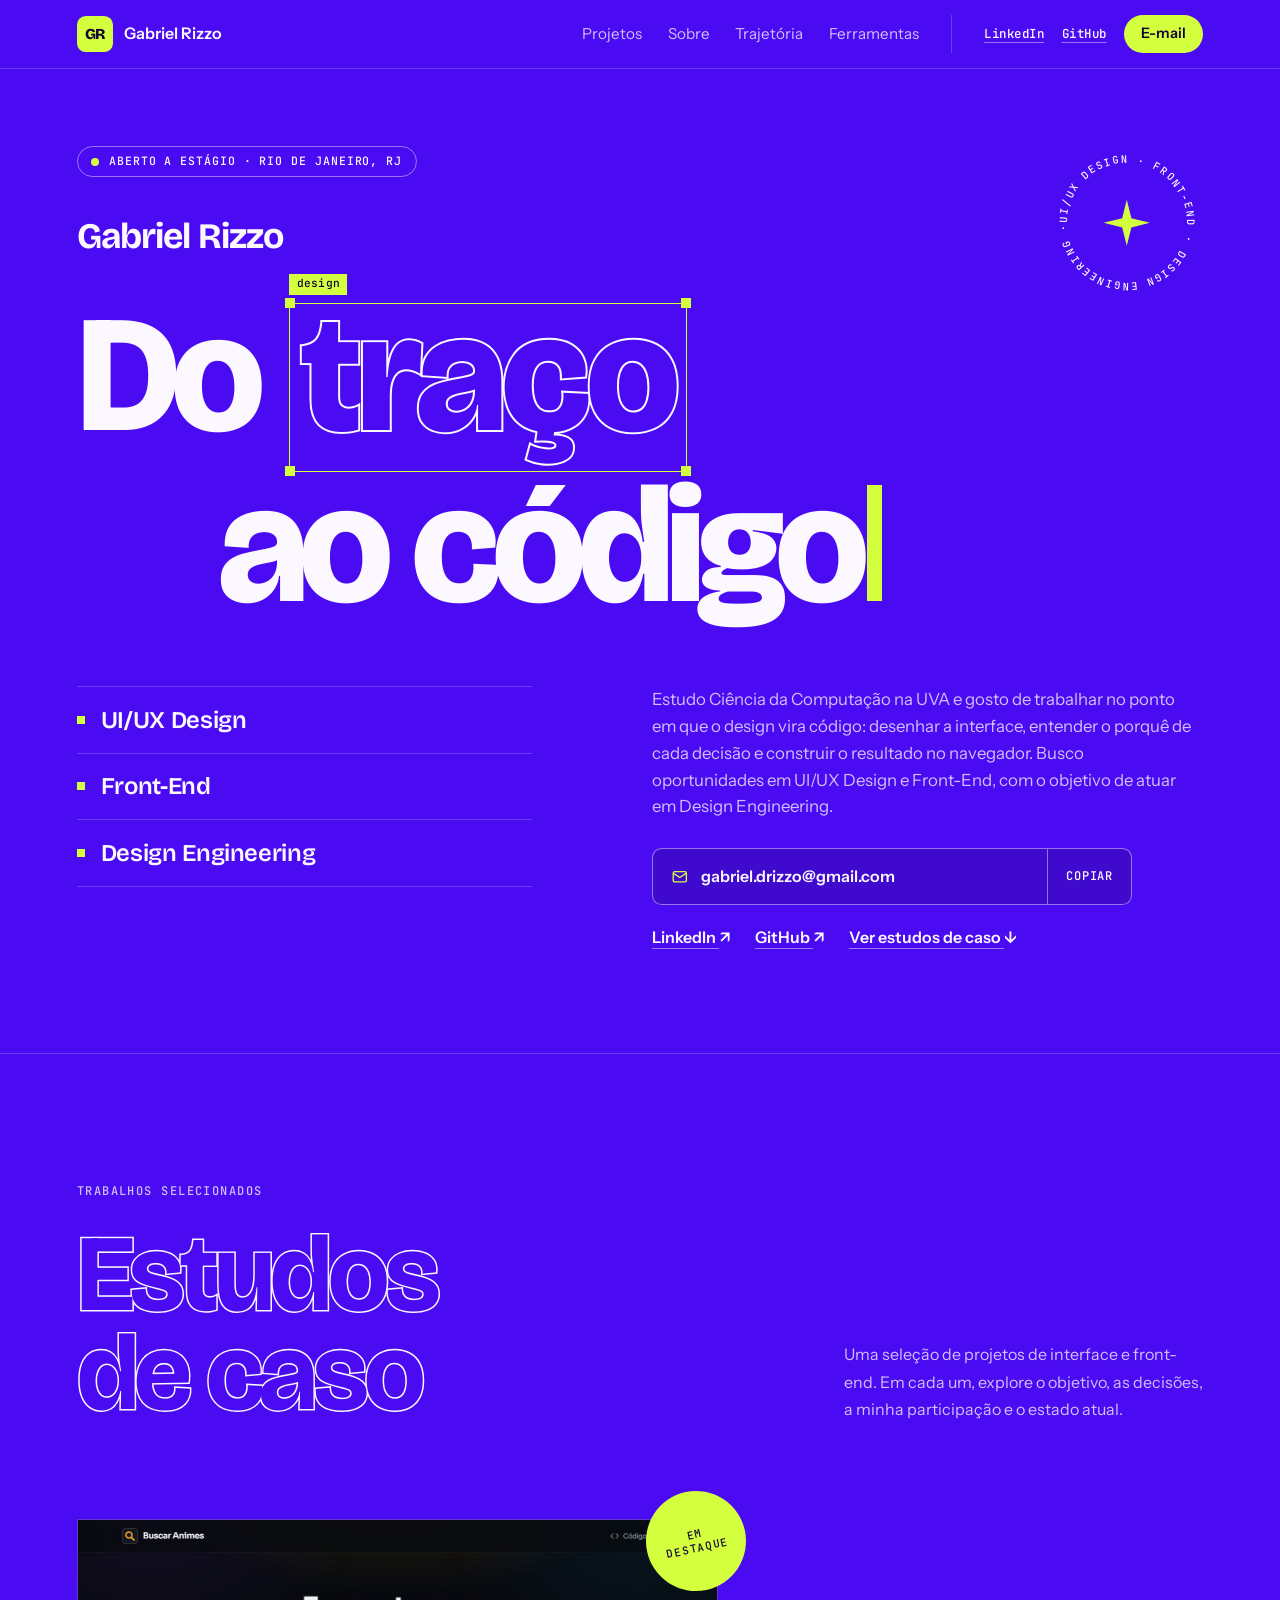
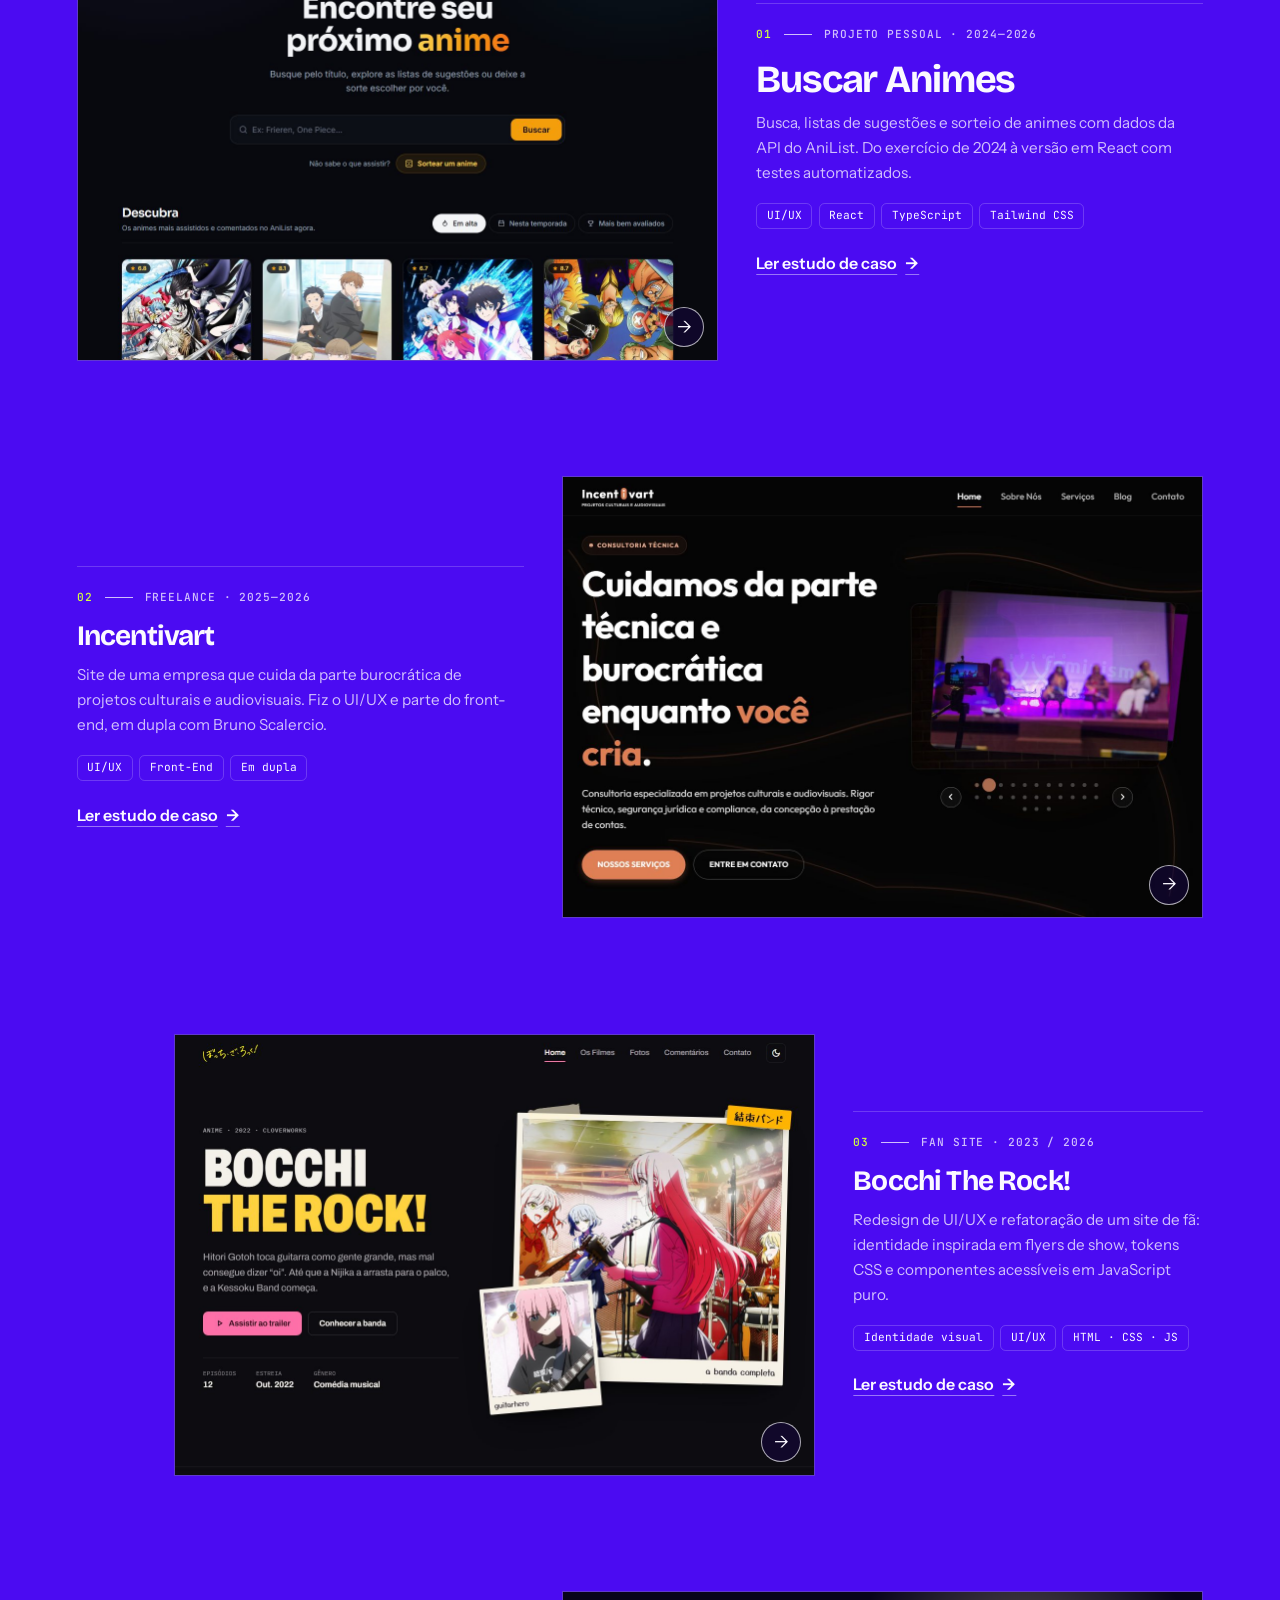
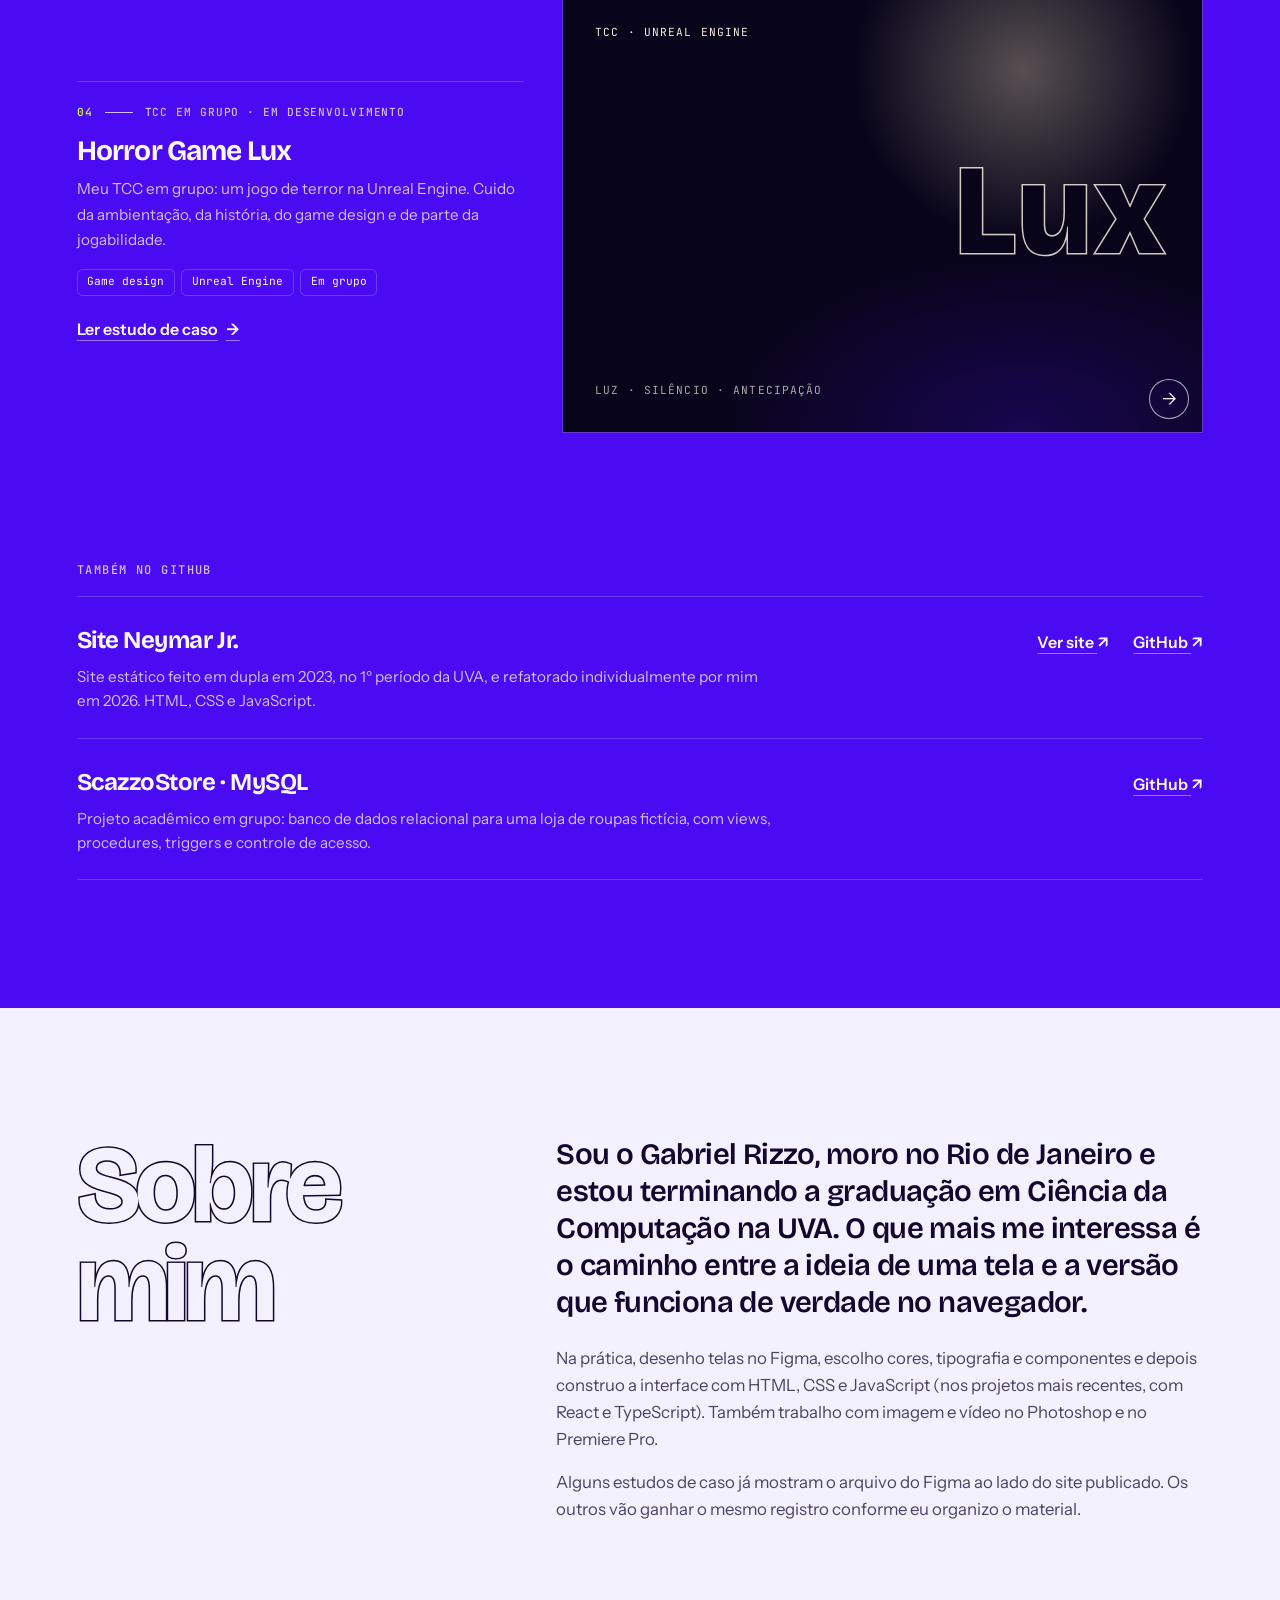
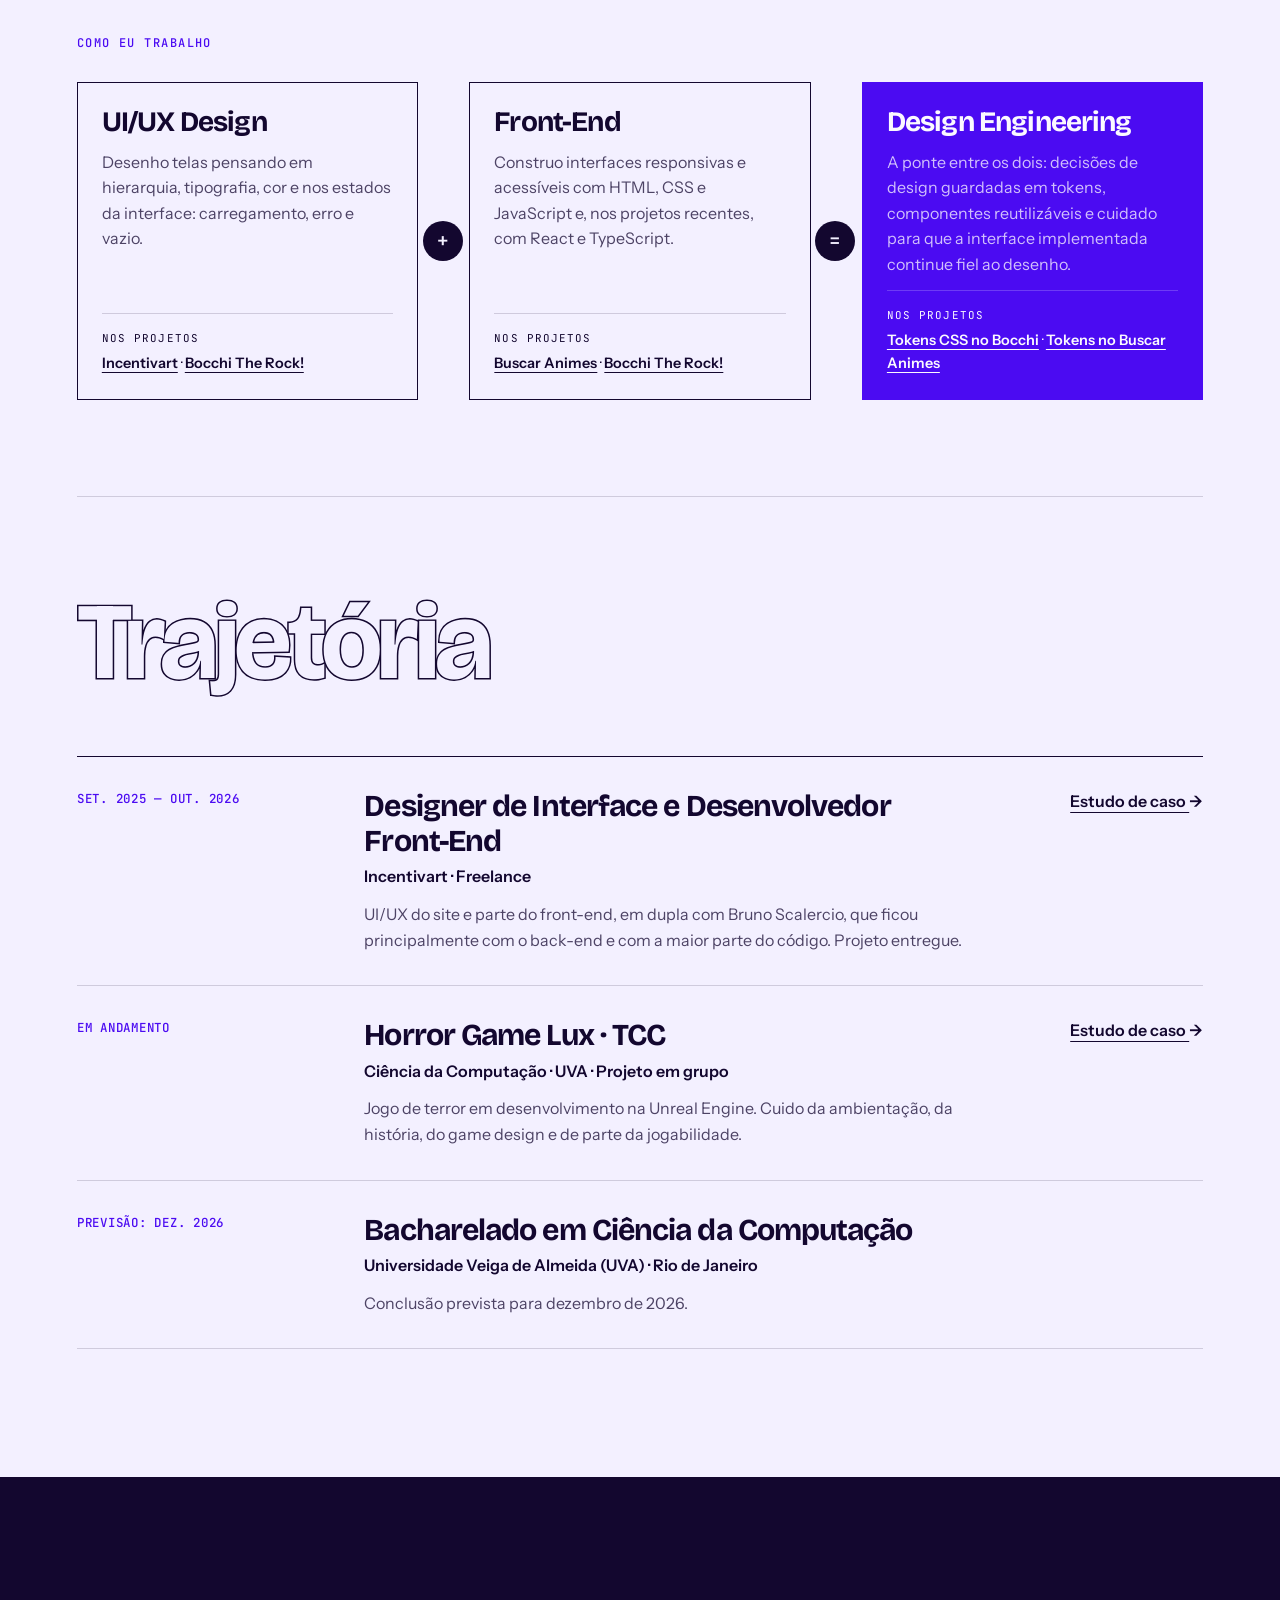
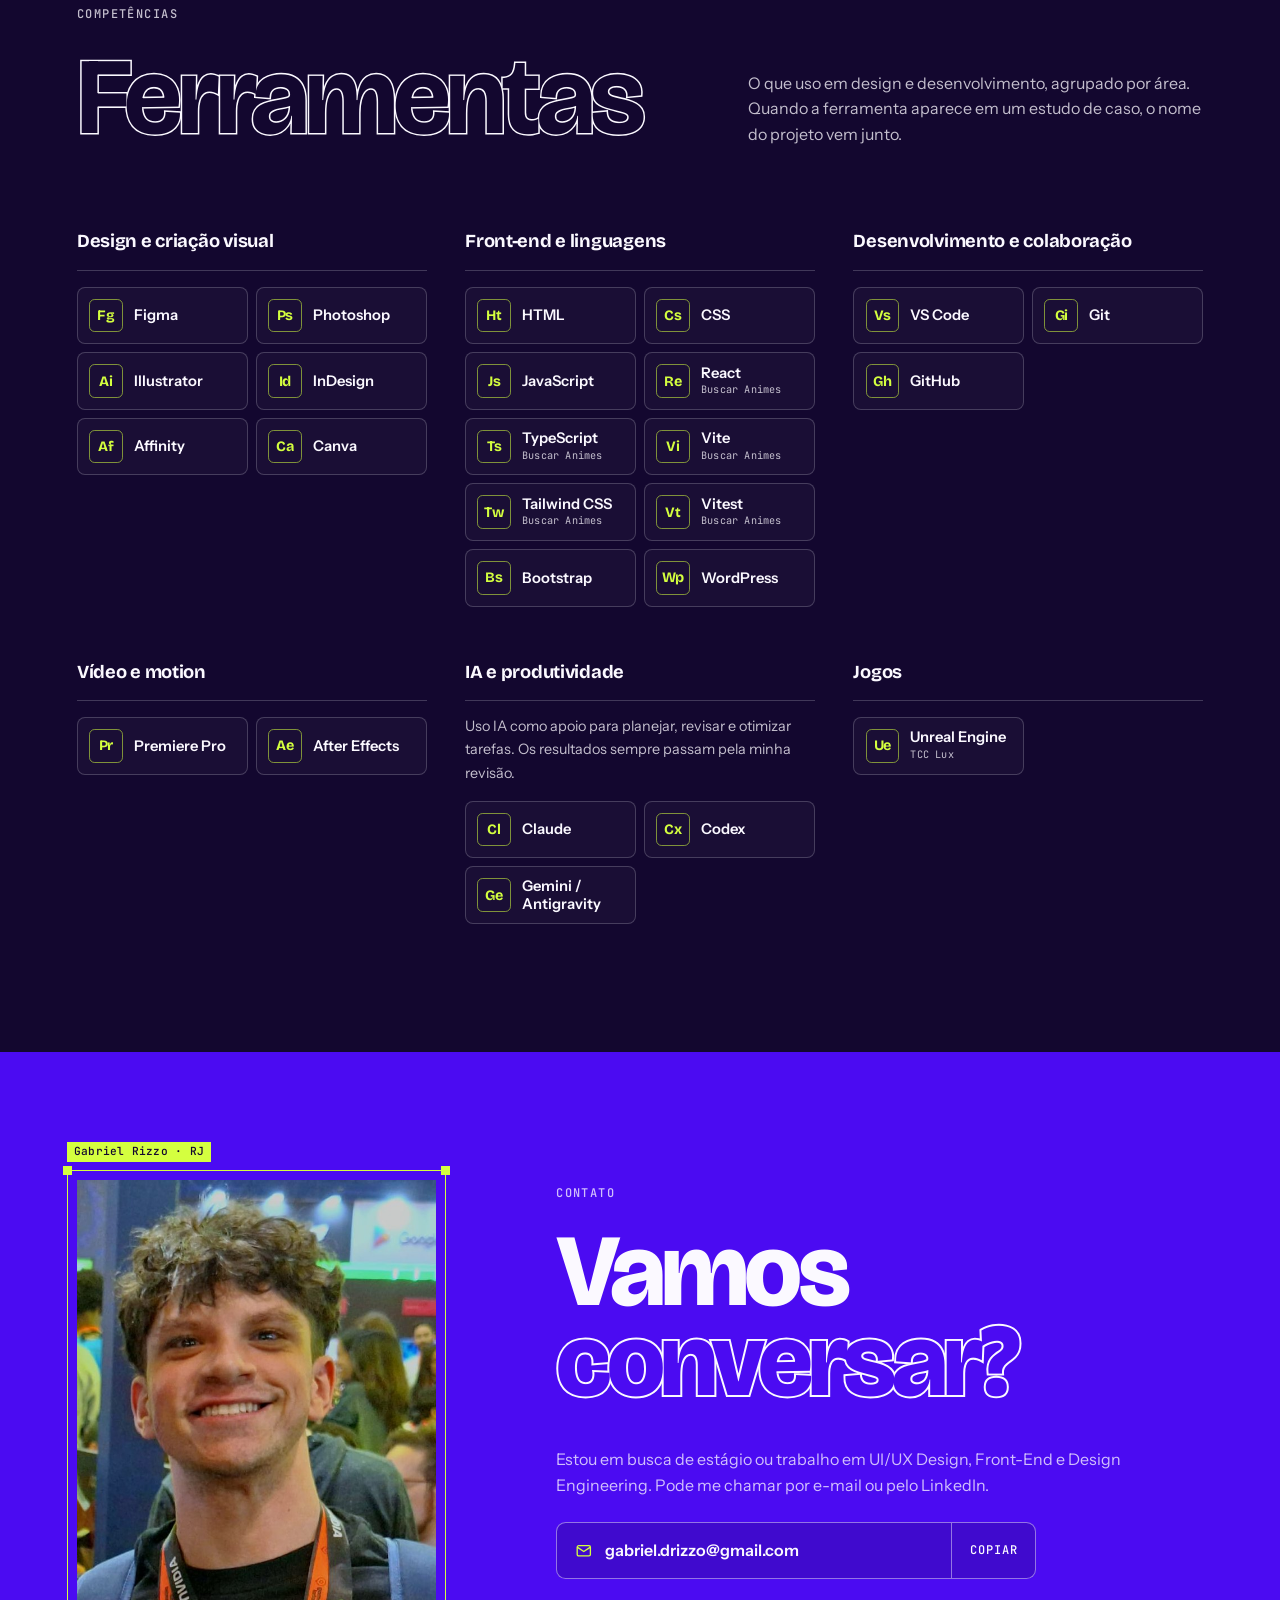
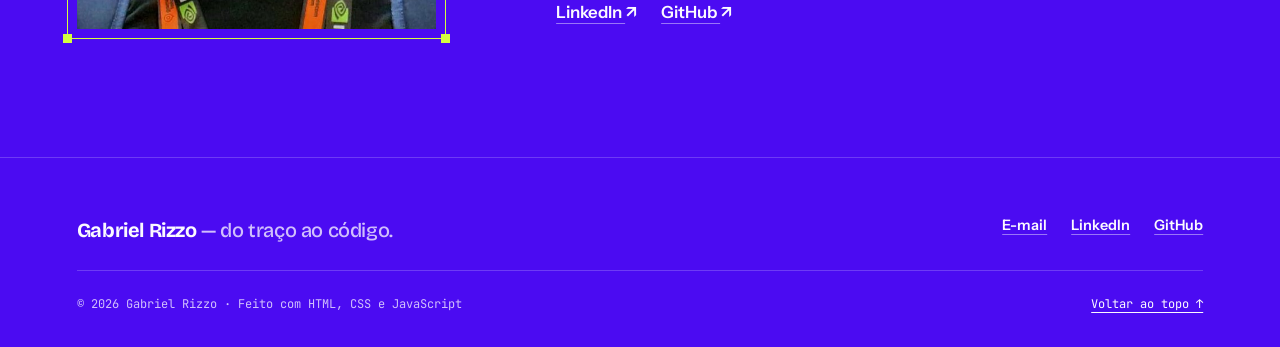
<file: index.html>
<!doctype html>
<html lang="pt-BR">
  <head>
    <meta charset="utf-8" />
    <meta name="viewport" content="width=device-width, initial-scale=1" />
    <title>Gabriel Rizzo · UI/UX Design, Front-End e Design Engineering</title>
    <meta
      name="description"
      content="Portfólio de Gabriel Rizzo: estudos de caso de UI/UX Design, Front-End e Design Engineering. Estudante de Ciência da Computação no Rio de Janeiro."
    />
    <meta name="theme-color" content="#4b0bf2" />
    <meta property="og:type" content="website" />
    <meta property="og:locale" content="pt_BR" />
    <meta property="og:title" content="Gabriel Rizzo · Do traço ao código" />
    <meta property="og:description" content="UI/UX Design, Front-End e Design Engineering: estudos de caso, trajetória e contato." />
    <link rel="icon" href="assets/favicon.svg" type="image/svg+xml" />

    <link rel="preconnect" href="https://fonts.googleapis.com" />
    <link rel="preconnect" href="https://fonts.gstatic.com" crossorigin />
    <link
      rel="stylesheet"
      href="https://fonts.googleapis.com/css2?family=Bricolage+Grotesque:opsz,wght@12..96,400..800&family=Instrument+Sans:wght@400..700&family=JetBrains+Mono:wght@400;500&display=swap"
    />
    <link rel="stylesheet" href="assets/css/base.css" />
    <link rel="stylesheet" href="assets/css/home.css" />

    <script>
      document.documentElement.classList.add("js");
    </script>
    <script src="assets/js/main.js" defer></script>
  </head>

  <body>
    <a class="skip-link" href="#conteudo">Pular para o conteúdo</a>

    <header class="site-header">
      <div class="site-header__inner">
        <a class="brand" href="#topo">
          <span class="brand__mark" aria-hidden="true">GR</span>
          <span class="brand__name">Gabriel Rizzo</span>
        </a>

        <button class="nav-toggle" type="button" aria-expanded="false" aria-controls="site-nav">Menu</button>

        <div class="site-nav" id="site-nav">
          <nav aria-label="Seções">
            <ul class="site-nav__links">
              <li><a href="#projetos">Projetos</a></li>
              <li><a href="#sobre">Sobre</a></li>
              <li><a href="#trajetoria">Trajetória</a></li>
              <li><a href="#ferramentas">Ferramentas</a></li>
            </ul>
          </nav>
          <div class="site-nav__contact">
            <a href="https://www.linkedin.com/in/gabrielrizzoo/" target="_blank" rel="noopener noreferrer">LinkedIn</a>
            <a href="https://github.com/gabrielrizzoo" target="_blank" rel="noopener noreferrer">GitHub</a>
            <a class="button button--primary button--small" href="mailto:gabriel.drizzo@gmail.com">E-mail</a>
          </div>
        </div>
      </div>
    </header>

    <main id="conteudo">
      <!-- ============================================================
           HERO · quem sou, o que faço e como falar comigo
           ============================================================ -->
      <section class="hero" id="topo" aria-labelledby="hero-title">
        <div class="hero__inner">
          <p class="hero__status">Aberto a estágio · Rio de Janeiro, RJ</p>

          <h1 class="hero__title" id="hero-title">
            <span class="hero__name">Gabriel Rizzo</span>
            <span class="hero__statement">
              <span class="hero__line">Do <span class="frame hero__frame"><span class="outline">traço</span><span class="frame__label" aria-hidden="true">design</span></span></span>
              <span class="hero__line">ao código<span class="hero__caret" aria-hidden="true"></span></span>
            </span>
          </h1>

          <svg class="hero__badge" viewBox="0 0 200 200" aria-hidden="true" focusable="false">
            <defs>
              <path id="badge-circle" d="M100,100 m-78,0 a78,78 0 1,1 156,0 a78,78 0 1,1 -156,0" />
            </defs>
            <g class="hero__badge-ring">
              <text>
                <textPath href="#badge-circle" textLength="488" lengthAdjust="spacing">
                  UI/UX DESIGN · FRONT-END · DESIGN ENGINEERING ·
                </textPath>
              </text>
            </g>
            <path class="hero__badge-star" d="M100 70 L106 94 L130 100 L106 106 L100 130 L94 106 L70 100 L94 94 Z" />
          </svg>

          <ul class="hero__roles" aria-label="Áreas de atuação">
            <li>UI/UX Design</li>
            <li>Front-End</li>
            <li>Design Engineering</li>
          </ul>

          <div class="hero__aside">
            <p class="hero__text">
              Estudo Ciência da Computação na UVA e gosto de trabalhar no ponto em que o design vira código:
              desenhar a interface, entender o porquê de cada decisão e construir o resultado no navegador. Busco
              oportunidades em UI/UX Design e Front-End, com o objetivo de atuar em Design Engineering.
            </p>

            <div class="contact-box">
              <a class="contact-box__email" href="mailto:gabriel.drizzo@gmail.com">
                <svg viewBox="0 0 24 24" fill="none" stroke="currentColor" stroke-width="1.8" aria-hidden="true"><rect x="3" y="5" width="18" height="14" rx="2" /><path d="m3 7 9 6 9-6" /></svg>
                <span>gabriel.drizzo@gmail.com</span>
              </a>
              <button class="contact-box__copy" type="button" data-copy="gabriel.drizzo@gmail.com" hidden>Copiar</button>
            </div>

            <ul class="link-list">
              <li><a href="https://www.linkedin.com/in/gabrielrizzoo/" target="_blank" rel="noopener noreferrer">LinkedIn <span class="arrow" aria-hidden="true">↗</span></a></li>
              <li><a href="https://github.com/gabrielrizzoo" target="_blank" rel="noopener noreferrer">GitHub <span class="arrow" aria-hidden="true">↗</span></a></li>
              <li><a href="#projetos">Ver estudos de caso <span class="arrow arrow--down" aria-hidden="true">↓</span></a></li>
            </ul>
          </div>
        </div>
      </section>

      <!-- ============================================================
           ESTUDOS DE CASO (a partir de portfolio-projects-section.html)
           Cada card leva à página do estudo de caso em projetos/.
           ============================================================ -->
      <section class="portfolio-work" id="projetos" aria-labelledby="portfolio-work-title">
        <header class="portfolio-work__header reveal">
          <div class="portfolio-work__heading">
            <p class="eyebrow">Trabalhos selecionados</p>
            <h2 class="section-title" id="portfolio-work-title">Estudos <br />de caso</h2>
          </div>
          <p class="portfolio-work__intro">
            Uma seleção de projetos de interface e front-end. Em cada um, explore o objetivo, as decisões, a
            minha participação e o estado atual.
          </p>
        </header>

        <div class="portfolio-work__grid">
          <article class="portfolio-project reveal">
            <div class="portfolio-project__visual">
              <p class="portfolio-project__sticker" aria-hidden="true">Em<br />destaque</p>
              <div class="portfolio-project__media">
              <img
                src="assets/images/projects/buscar-animes/inicio-desktop.jpg"
                alt="Tela inicial do Buscar Animes: título, campo de busca, botão de sorteio e a lista Em alta."
                width="1280"
                height="1000"
                loading="lazy"
                decoding="async"
              />
              <span class="portfolio-project__open" aria-hidden="true">→</span>
              </div>
            </div>
            <div class="portfolio-project__content">
              <p class="portfolio-project__meta"><span class="num">01</span><span class="rule"></span><span>Projeto pessoal · 2024—2026</span></p>
              <h3 class="portfolio-project__title">
                <a href="projetos/buscar-animes.html">Buscar Animes<span class="visually-hidden">: ler estudo de caso</span></a>
              </h3>
              <p class="portfolio-project__summary">
                Busca, listas de sugestões e sorteio de animes com dados da API do AniList. Do exercício de 2024 à
                versão em React com testes automatizados.
              </p>
              <ul class="portfolio-project__tags" aria-label="Áreas e tecnologias">
                <li>UI/UX</li>
                <li>React</li>
                <li>TypeScript</li>
                <li>Tailwind CSS</li>
              </ul>
              <span class="portfolio-project__cta" aria-hidden="true">Ler estudo de caso <span class="arrow">→</span></span>
            </div>
          </article>

          <article class="portfolio-project reveal">
            <div class="portfolio-project__visual">
              <div class="portfolio-project__media">
              <img
                src="assets/images/projects/incentivart/home-desktop.jpg"
                alt="Página inicial do site da Incentivart, com o título Cuidamos da parte técnica e burocrática enquanto você cria."
                width="1440"
                height="900"
                loading="lazy"
                decoding="async"
              />
              <span class="portfolio-project__open" aria-hidden="true">→</span>
              </div>
            </div>
            <div class="portfolio-project__content">
              <p class="portfolio-project__meta"><span class="num">02</span><span class="rule"></span><span>Freelance · 2025—2026</span></p>
              <h3 class="portfolio-project__title">
                <a href="projetos/incentivart.html">Incentivart<span class="visually-hidden">: ler estudo de caso</span></a>
              </h3>
              <p class="portfolio-project__summary">
                Site de uma empresa que cuida da parte burocrática de projetos culturais e audiovisuais. Fiz o UI/UX e
                parte do front-end, em dupla com Bruno Scalercio.
              </p>
              <ul class="portfolio-project__tags" aria-label="Áreas">
                <li>UI/UX</li>
                <li>Front-End</li>
                <li>Em dupla</li>
              </ul>
              <span class="portfolio-project__cta" aria-hidden="true">Ler estudo de caso <span class="arrow">→</span></span>
            </div>
          </article>

          <article class="portfolio-project reveal">
            <div class="portfolio-project__visual">
              <div class="portfolio-project__media">
              <img
                src="assets/images/projects/bocchi/home-desktop.jpg"
                alt="Página inicial do fan site Bocchi The Rock!, com título em branco e amarelo e colagem de fotos do anime."
                width="1280"
                height="1000"
                loading="lazy"
                decoding="async"
              />
              <span class="portfolio-project__open" aria-hidden="true">→</span>
              </div>
            </div>
            <div class="portfolio-project__content">
              <p class="portfolio-project__meta"><span class="num">03</span><span class="rule"></span><span>Fan site · 2023 / 2026</span></p>
              <h3 class="portfolio-project__title">
                <a href="projetos/bocchi-the-rock.html">Bocchi The Rock!<span class="visually-hidden">: ler estudo de caso</span></a>
              </h3>
              <p class="portfolio-project__summary">
                Redesign de UI/UX e refatoração de um site de fã: identidade inspirada em flyers de show, tokens CSS
                e componentes acessíveis em JavaScript puro.
              </p>
              <ul class="portfolio-project__tags" aria-label="Áreas e tecnologias">
                <li>Identidade visual</li>
                <li>UI/UX</li>
                <li>HTML · CSS · JS</li>
              </ul>
              <span class="portfolio-project__cta" aria-hidden="true">Ler estudo de caso <span class="arrow">→</span></span>
            </div>
          </article>

          <article class="portfolio-project reveal">
            <div class="portfolio-project__visual">
              <div class="portfolio-project__media">
              <div class="cover cover--lux" role="img" aria-label="Capa tipográfica do Horror Game Lux">
                <span class="cover__kicker">TCC · Unreal Engine</span>
                <span class="cover__title outline">Lux</span>
                <span class="cover__note">Luz · silêncio · antecipação</span>
              </div>
              <span class="portfolio-project__open" aria-hidden="true">→</span>
              </div>
            </div>
            <div class="portfolio-project__content">
              <p class="portfolio-project__meta"><span class="num">04</span><span class="rule"></span><span>TCC em grupo · em desenvolvimento</span></p>
              <h3 class="portfolio-project__title">
                <a href="projetos/horror-game-lux.html">Horror Game Lux<span class="visually-hidden">: ler estudo de caso</span></a>
              </h3>
              <p class="portfolio-project__summary">
                Meu TCC em grupo: um jogo de terror na Unreal Engine. Cuido da ambientação, da história, do game
                design e de parte da jogabilidade.
              </p>
              <ul class="portfolio-project__tags" aria-label="Tecnologias">
                <li>Game design</li>
                <li>Unreal Engine</li>
                <li>Em grupo</li>
              </ul>
              <span class="portfolio-project__cta" aria-hidden="true">Ler estudo de caso <span class="arrow">→</span></span>
            </div>
          </article>
        </div>

        <aside class="more-work reveal" aria-labelledby="more-work-title">
          <h3 class="eyebrow more-work__title" id="more-work-title">Também no GitHub</h3>
          <ul>
            <li class="more-work__item">
              <div>
                <p class="more-work__name">Site Neymar Jr.</p>
                <p class="more-work__desc">
                  Site estático feito em dupla em 2023, no 1º período da UVA, e refatorado individualmente por mim em
                  2026. HTML, CSS e JavaScript.
                </p>
              </div>
              <ul class="link-list">
                <li><a href="https://gabrielrizzoo.github.io/ProjetoSiteNeymar/" target="_blank" rel="noopener noreferrer">Ver site <span class="arrow" aria-hidden="true">↗</span></a></li>
                <li><a href="https://github.com/gabrielrizzoo/ProjetoSiteNeymar" target="_blank" rel="noopener noreferrer">GitHub <span class="arrow" aria-hidden="true">↗</span></a></li>
              </ul>
            </li>
            <li class="more-work__item">
              <div>
                <p class="more-work__name">ScazzoStore · MySQL</p>
                <p class="more-work__desc">
                  Projeto acadêmico em grupo: banco de dados relacional para uma loja de roupas fictícia, com views,
                  procedures, triggers e controle de acesso.
                </p>
              </div>
              <ul class="link-list">
                <li><a href="https://github.com/gabrielrizzoo/ScazzoStore-MySQL" target="_blank" rel="noopener noreferrer">GitHub <span class="arrow" aria-hidden="true">↗</span></a></li>
              </ul>
            </li>
          </ul>
        </aside>
      </section>

      <!-- ============================================================
           SOBRE + COMO TRABALHO
           ============================================================ -->
      <section class="about on-paper" id="sobre" aria-labelledby="sobre-title">
        <div class="container about__grid">
          <div class="about__head reveal">
            <h2 class="section-title" id="sobre-title">Sobre <br />mim</h2>
          </div>

          <div class="about__body reveal">
            <p class="about__lead">
              Sou o Gabriel Rizzo, moro no Rio de Janeiro e estou terminando a graduação em Ciência da Computação
              na UVA. O que mais me interessa é o caminho entre a ideia de uma tela e a versão que funciona de
              verdade no navegador.
            </p>
            <p>
              Na prática, desenho telas no Figma, escolho cores, tipografia e componentes e depois construo a
              interface com HTML, CSS e JavaScript (nos projetos mais recentes, com React e TypeScript). Também
              trabalho com imagem e vídeo no Photoshop e no Premiere Pro.
            </p>
            <p>
              Alguns estudos de caso já mostram o arquivo do Figma ao lado do site publicado. Os outros vão ganhar o
              mesmo registro conforme eu organizo o material.
            </p>
          </div>
        </div>

        <div class="container pillars">
          <h3 class="eyebrow pillars__title reveal">Como eu trabalho</h3>
          <ol class="pillars__list">
            <li class="pillar reveal">
              <h4 class="pillar__name">UI/UX Design</h4>
              <p class="pillar__text">
                Desenho telas pensando em hierarquia, tipografia, cor e nos estados da interface: carregamento, erro e
                vazio.
              </p>
              <p class="pillar__evidence">
                <span>Nos projetos</span>
                <a href="projetos/incentivart.html">Incentivart</a> · <a href="projetos/bocchi-the-rock.html">Bocchi The Rock!</a>
              </p>
            </li>
            <li class="pillar reveal">
              <h4 class="pillar__name">Front-End</h4>
              <p class="pillar__text">
                Construo interfaces responsivas e acessíveis com HTML, CSS e JavaScript e, nos projetos recentes, com
                React e TypeScript.
              </p>
              <p class="pillar__evidence">
                <span>Nos projetos</span>
                <a href="projetos/buscar-animes.html">Buscar Animes</a> · <a href="projetos/bocchi-the-rock.html">Bocchi The Rock!</a>
              </p>
            </li>
            <li class="pillar pillar--result reveal">
              <h4 class="pillar__name">Design Engineering</h4>
              <p class="pillar__text">
                A ponte entre os dois: decisões de design guardadas em tokens, componentes reutilizáveis e cuidado para
                que a interface implementada continue fiel ao desenho.
              </p>
              <p class="pillar__evidence">
                <span>Nos projetos</span>
                <a href="projetos/bocchi-the-rock.html#design">Tokens CSS no Bocchi</a> · <a href="projetos/buscar-animes.html#design">Tokens no Buscar Animes</a>
              </p>
            </li>
          </ol>
        </div>
      </section>

      <!-- ============================================================
           TRAJETÓRIA
           ============================================================ -->
      <section class="journey on-paper" id="trajetoria" aria-labelledby="trajetoria-title">
        <div class="container">
          <h2 class="section-title reveal" id="trajetoria-title">Trajetória</h2>

          <ol class="timeline">
            <li class="timeline__item reveal">
              <p class="timeline__date"><time datetime="2025-09">Set. 2025</time> — <time datetime="2026-10">Out. 2026</time></p>
              <div class="timeline__content">
                <h3>Designer de Interface e Desenvolvedor <span class="nowrap">Front-End</span></h3>
                <p class="timeline__org">Incentivart · Freelance</p>
                <p>
                  UI/UX do site e parte do front-end, em dupla com Bruno Scalercio, que ficou principalmente com o
                  back-end e com a maior parte do código. Projeto entregue.
                </p>
              </div>
              <a class="timeline__link" href="projetos/incentivart.html">Estudo de caso <span class="arrow arrow--right" aria-hidden="true">→</span></a>
            </li>
            <li class="timeline__item reveal">
              <p class="timeline__date">Em andamento</p>
              <div class="timeline__content">
                <h3>Horror Game Lux · TCC</h3>
                <p class="timeline__org">Ciência da Computação · UVA · Projeto em grupo</p>
                <p>Jogo de terror em desenvolvimento na Unreal Engine. Cuido da ambientação, da história, do game design e de parte da jogabilidade.</p>
              </div>
              <a class="timeline__link" href="projetos/horror-game-lux.html">Estudo de caso <span class="arrow arrow--right" aria-hidden="true">→</span></a>
            </li>
            <li class="timeline__item reveal">
              <p class="timeline__date">Previsão: dez. 2026</p>
              <div class="timeline__content">
                <h3>Bacharelado em Ciência da Computação</h3>
                <p class="timeline__org">Universidade Veiga de Almeida (UVA) · Rio de Janeiro</p>
                <p>Conclusão prevista para dezembro de 2026.</p>
              </div>
            </li>
          </ol>
        </div>
      </section>

      <!-- ============================================================
           FERRAMENTAS
           Sem níveis, barras ou porcentagens: só o nome e, quando houver,
           o projeto em que a ferramenta aparece.
           ============================================================ -->
      <section class="skills on-ink" id="ferramentas" aria-labelledby="ferramentas-title">
        <div class="container">
          <header class="skills__header reveal">
            <div class="skills__heading">
              <p class="eyebrow">Competências</p>
              <h2 class="section-title" id="ferramentas-title">Ferramentas</h2>
            </div>
            <p class="skills__intro">
              O que uso em design e desenvolvimento, agrupado por área. Quando a ferramenta aparece em um estudo de
              caso, o nome do projeto vem junto.
            </p>
          </header>

          <div class="skills__groups">
            <section class="skill-group reveal" aria-labelledby="sg-design">
              <h3 class="skill-group__title" id="sg-design">Design e criação visual</h3>
              <ul class="skill-grid">
                <li class="skill"><span class="skill__icon" aria-hidden="true">Fg</span><span class="skill__text"><span class="skill__name">Figma</span></span></li>
                <li class="skill"><span class="skill__icon" aria-hidden="true">Ps</span><span class="skill__text"><span class="skill__name">Photoshop</span></span></li>
                <li class="skill"><span class="skill__icon" aria-hidden="true">Ai</span><span class="skill__text"><span class="skill__name">Illustrator</span></span></li>
                <li class="skill"><span class="skill__icon" aria-hidden="true">Id</span><span class="skill__text"><span class="skill__name">InDesign</span></span></li>
                <li class="skill"><span class="skill__icon" aria-hidden="true">Af</span><span class="skill__text"><span class="skill__name">Affinity</span></span></li>
                <li class="skill"><span class="skill__icon" aria-hidden="true">Ca</span><span class="skill__text"><span class="skill__name">Canva</span></span></li>
              </ul>
            </section>

            <section class="skill-group reveal" aria-labelledby="sg-front">
              <h3 class="skill-group__title" id="sg-front">Front-end e linguagens</h3>
              <ul class="skill-grid">
                <li class="skill"><span class="skill__icon" aria-hidden="true">Ht</span><span class="skill__text"><span class="skill__name">HTML</span></span></li>
                <li class="skill"><span class="skill__icon" aria-hidden="true">Cs</span><span class="skill__text"><span class="skill__name">CSS</span></span></li>
                <li class="skill"><span class="skill__icon" aria-hidden="true">Js</span><span class="skill__text"><span class="skill__name">JavaScript</span></span></li>
                <li class="skill"><span class="skill__icon" aria-hidden="true">Re</span><span class="skill__text"><span class="skill__name">React</span><span class="skill__context">Buscar Animes</span></span></li>
                <li class="skill"><span class="skill__icon" aria-hidden="true">Ts</span><span class="skill__text"><span class="skill__name">TypeScript</span><span class="skill__context">Buscar Animes</span></span></li>
                <li class="skill"><span class="skill__icon" aria-hidden="true">Vi</span><span class="skill__text"><span class="skill__name">Vite</span><span class="skill__context">Buscar Animes</span></span></li>
                <li class="skill"><span class="skill__icon" aria-hidden="true">Tw</span><span class="skill__text"><span class="skill__name">Tailwind CSS</span><span class="skill__context">Buscar Animes</span></span></li>
                <li class="skill"><span class="skill__icon" aria-hidden="true">Vt</span><span class="skill__text"><span class="skill__name">Vitest</span><span class="skill__context">Buscar Animes</span></span></li>
                <li class="skill"><span class="skill__icon" aria-hidden="true">Bs</span><span class="skill__text"><span class="skill__name">Bootstrap</span></span></li>
                <li class="skill"><span class="skill__icon" aria-hidden="true">Wp</span><span class="skill__text"><span class="skill__name">WordPress</span></span></li>
              </ul>
            </section>

            <section class="skill-group reveal" aria-labelledby="sg-dev">
              <h3 class="skill-group__title" id="sg-dev">Desenvolvimento e colaboração</h3>
              <ul class="skill-grid">
                <li class="skill"><span class="skill__icon" aria-hidden="true">Vs</span><span class="skill__text"><span class="skill__name">VS Code</span></span></li>
                <li class="skill"><span class="skill__icon" aria-hidden="true">Gi</span><span class="skill__text"><span class="skill__name">Git</span></span></li>
                <li class="skill"><span class="skill__icon" aria-hidden="true">Gh</span><span class="skill__text"><span class="skill__name">GitHub</span></span></li>
              </ul>
            </section>

            <section class="skill-group reveal" aria-labelledby="sg-video">
              <h3 class="skill-group__title" id="sg-video">Vídeo e motion</h3>
              <ul class="skill-grid">
                <li class="skill"><span class="skill__icon" aria-hidden="true">Pr</span><span class="skill__text"><span class="skill__name">Premiere Pro</span></span></li>
                <li class="skill"><span class="skill__icon" aria-hidden="true">Ae</span><span class="skill__text"><span class="skill__name">After Effects</span></span></li>
              </ul>
            </section>

            <section class="skill-group reveal" aria-labelledby="sg-ai">
              <h3 class="skill-group__title" id="sg-ai">IA e produtividade</h3>
              <p class="skill-group__note">
                Uso IA como apoio para planejar, revisar e otimizar tarefas. Os resultados sempre passam pela minha
                revisão.
              </p>
              <ul class="skill-grid">
                <li class="skill"><span class="skill__icon" aria-hidden="true">Cl</span><span class="skill__text"><span class="skill__name">Claude</span></span></li>
                <li class="skill"><span class="skill__icon" aria-hidden="true">Cx</span><span class="skill__text"><span class="skill__name">Codex</span></span></li>
                <li class="skill"><span class="skill__icon" aria-hidden="true">Ge</span><span class="skill__text"><span class="skill__name">Gemini / Antigravity</span></span></li>
              </ul>
            </section>

            <section class="skill-group reveal" aria-labelledby="sg-games">
              <h3 class="skill-group__title" id="sg-games">Jogos</h3>
              <ul class="skill-grid">
                <li class="skill"><span class="skill__icon" aria-hidden="true">Ue</span><span class="skill__text"><span class="skill__name">Unreal Engine</span><span class="skill__context">TCC Lux</span></span></li>
              </ul>
            </section>
          </div>
        </div>
      </section>

      <!-- ============================================================
           CONTATO
           ============================================================ -->
      <section class="contact" id="contato" aria-labelledby="contato-title">
        <div class="container contact__grid">
          <figure class="frame contact__photo reveal">
            <img src="assets/images/gabriel-rizzo.jpg" alt="Retrato de Gabriel Rizzo, sorrindo, em um evento." width="640" height="800" loading="lazy" decoding="async" />
            <span class="frame__label" aria-hidden="true">Gabriel Rizzo · RJ</span>
          </figure>
          <div class="contact__heading reveal">
            <p class="eyebrow">Contato</p>
            <h2 class="contact__title" id="contato-title">Vamos <br /><span class="outline">conversar?</span></h2>
          </div>
          <div class="contact__body reveal">
            <p class="contact__text">
              Estou em busca de estágio ou trabalho em UI/UX Design, Front-End e Design Engineering. Pode me chamar
              por e-mail ou pelo LinkedIn.
            </p>
            <div class="contact-box">
              <a class="contact-box__email" href="mailto:gabriel.drizzo@gmail.com">
                <svg viewBox="0 0 24 24" fill="none" stroke="currentColor" stroke-width="1.8" aria-hidden="true"><rect x="3" y="5" width="18" height="14" rx="2" /><path d="m3 7 9 6 9-6" /></svg>
                <span>gabriel.drizzo@gmail.com</span>
              </a>
              <button class="contact-box__copy" type="button" data-copy="gabriel.drizzo@gmail.com" hidden>Copiar</button>
            </div>
            <ul class="link-list">
              <li><a href="https://www.linkedin.com/in/gabrielrizzoo/" target="_blank" rel="noopener noreferrer">LinkedIn <span class="arrow" aria-hidden="true">↗</span></a></li>
              <li><a href="https://github.com/gabrielrizzoo" target="_blank" rel="noopener noreferrer">GitHub <span class="arrow" aria-hidden="true">↗</span></a></li>
            </ul>
          </div>
        </div>
      </section>
    </main>

    <footer class="site-footer">
      <div class="site-footer__inner">
        <p class="site-footer__brand">Gabriel Rizzo <span>— do traço ao código.</span></p>
        <ul class="link-list site-footer__links">
          <li><a href="mailto:gabriel.drizzo@gmail.com">E-mail</a></li>
          <li><a href="https://www.linkedin.com/in/gabrielrizzoo/" target="_blank" rel="noopener noreferrer">LinkedIn</a></li>
          <li><a href="https://github.com/gabrielrizzoo" target="_blank" rel="noopener noreferrer">GitHub</a></li>
        </ul>
        <p class="site-footer__meta">
          <span>© <span data-year>2026</span> Gabriel Rizzo · Feito com HTML, CSS e JavaScript</span>
          <a href="#topo">Voltar ao topo ↑</a>
        </p>
      </div>
    </footer>
  </body>
</html>
</file>
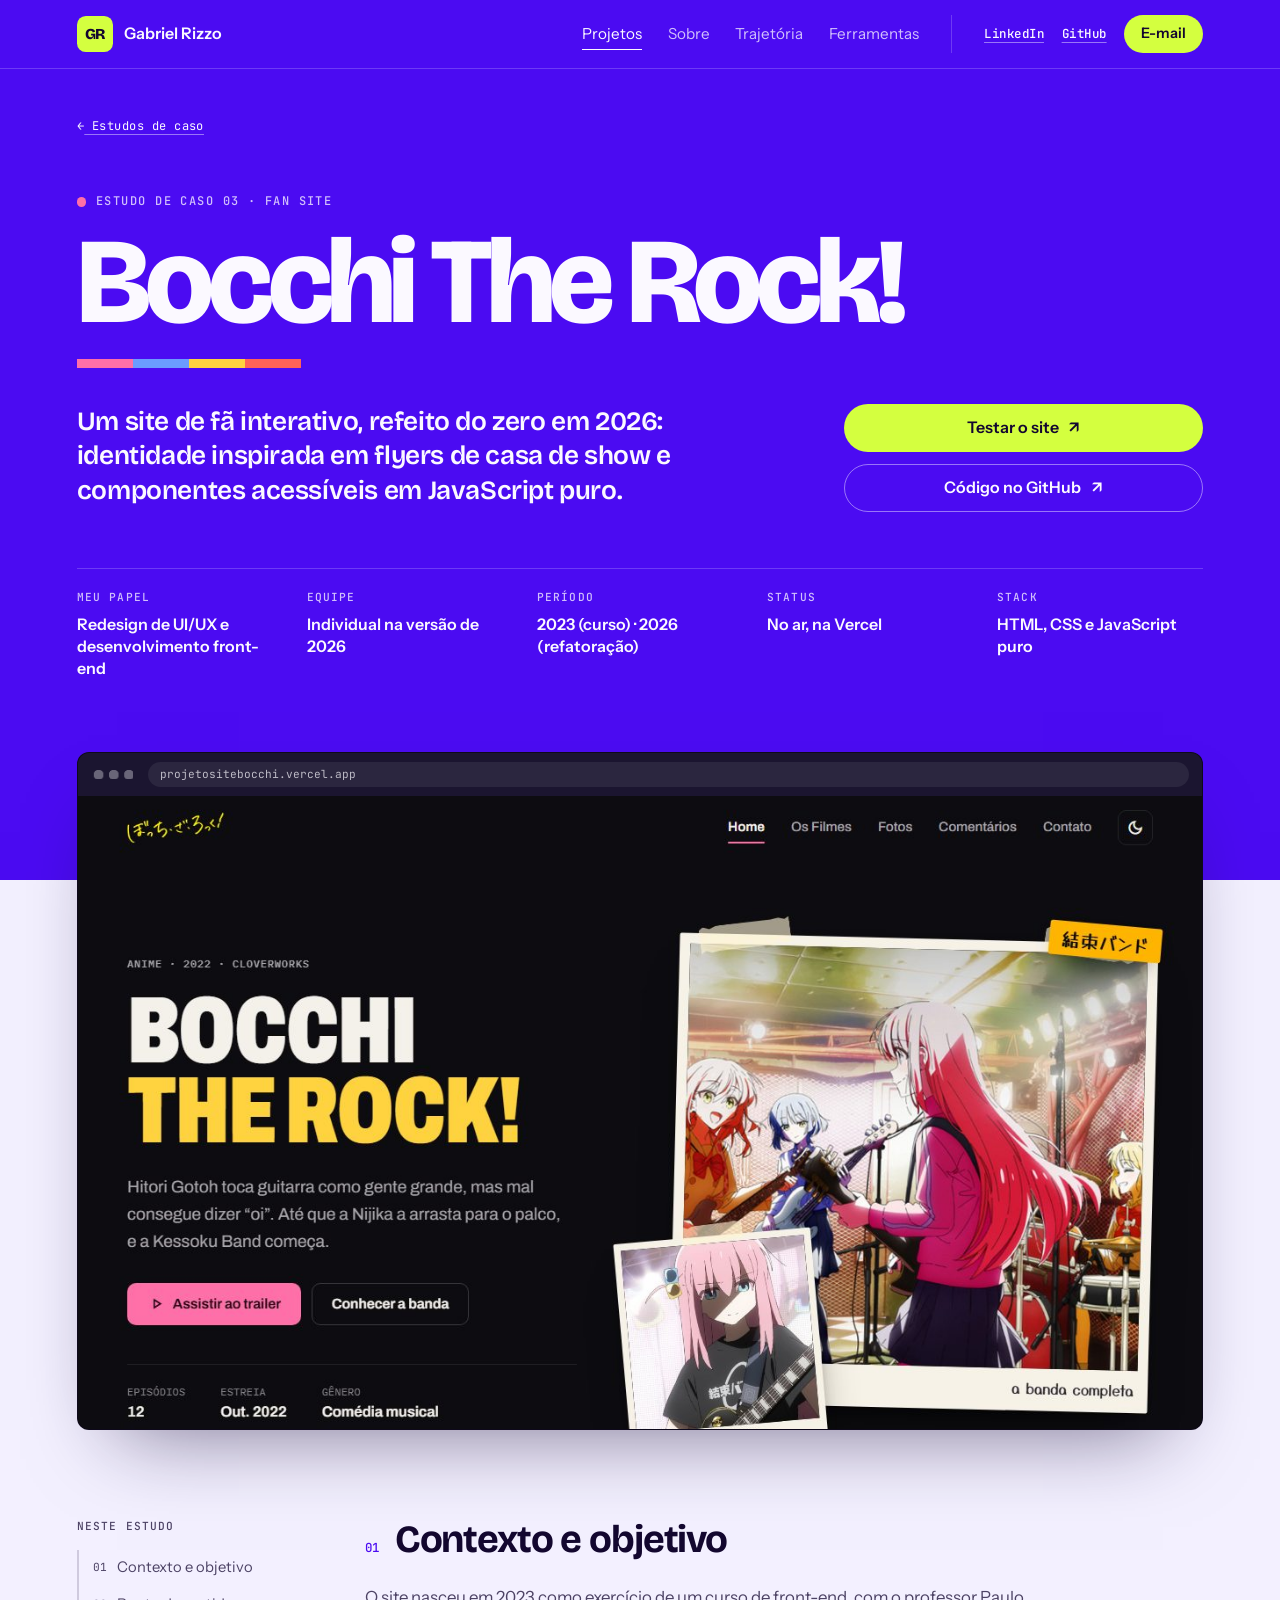
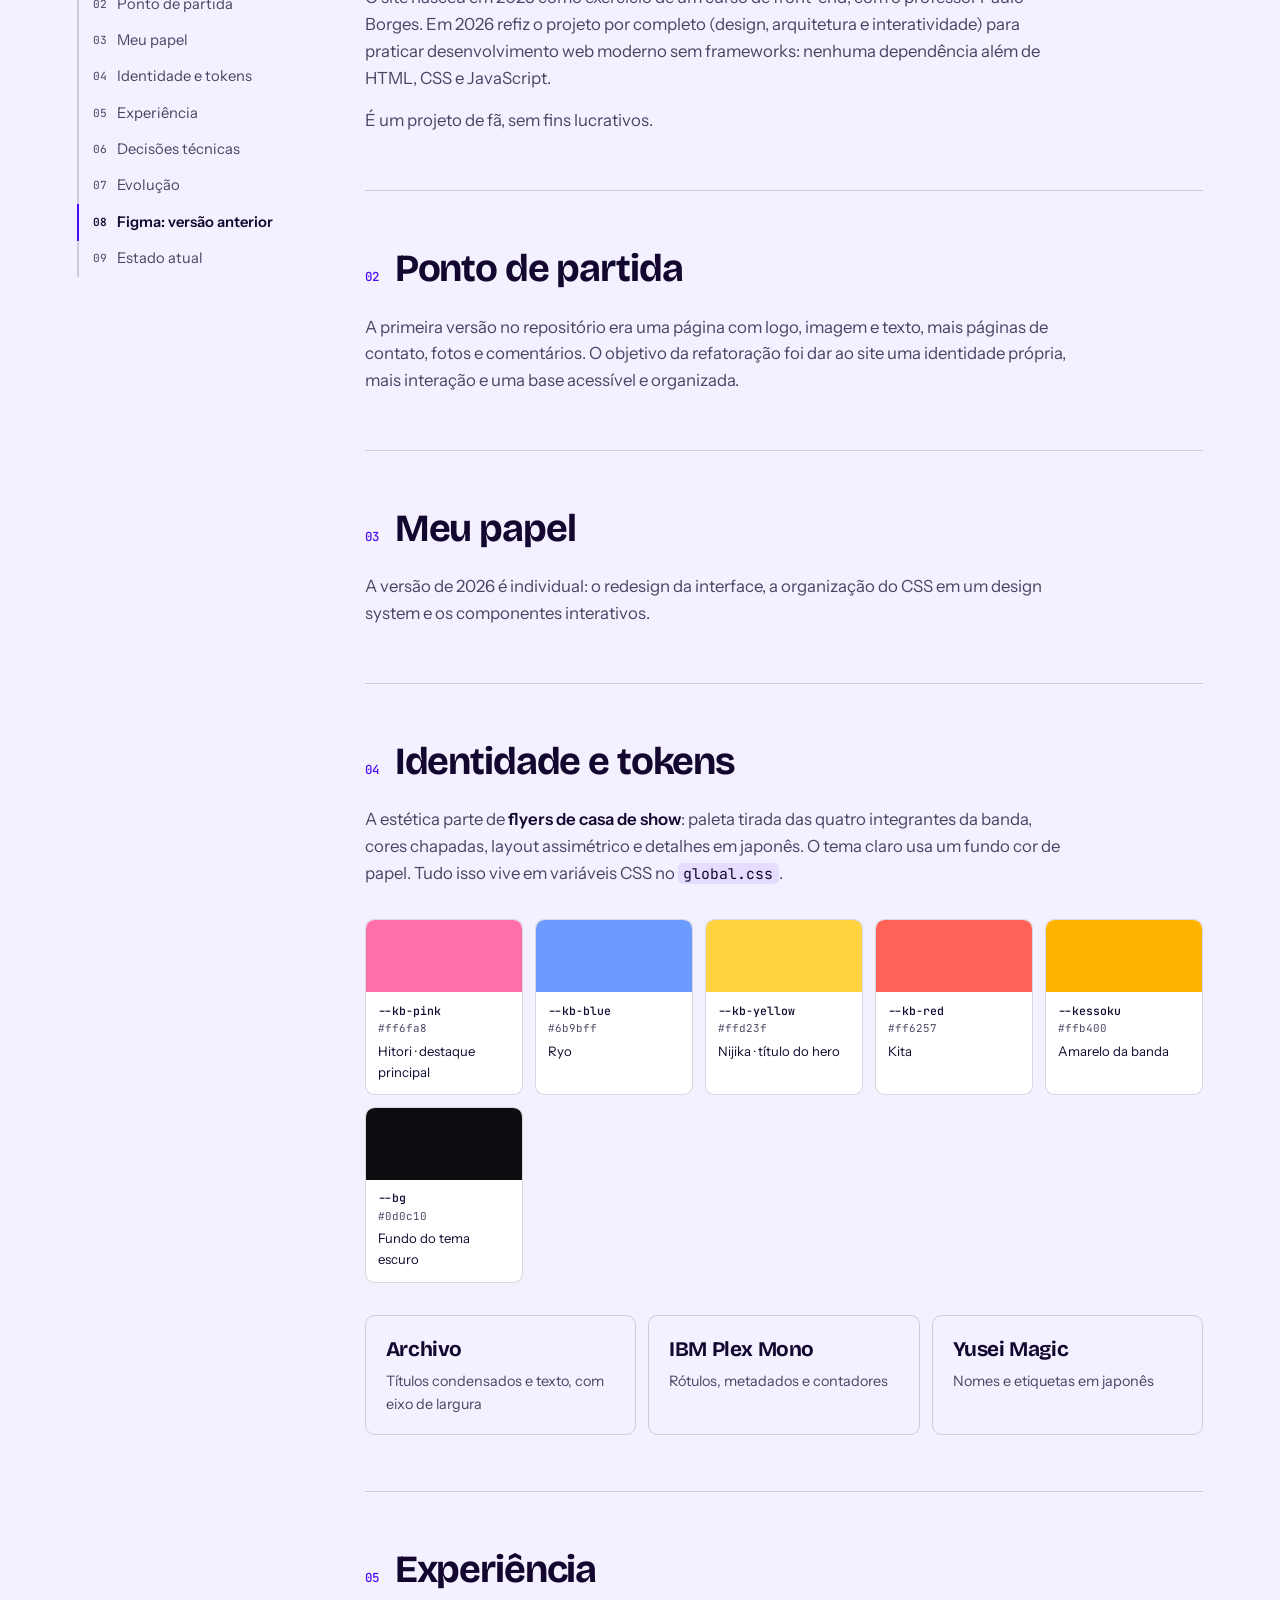
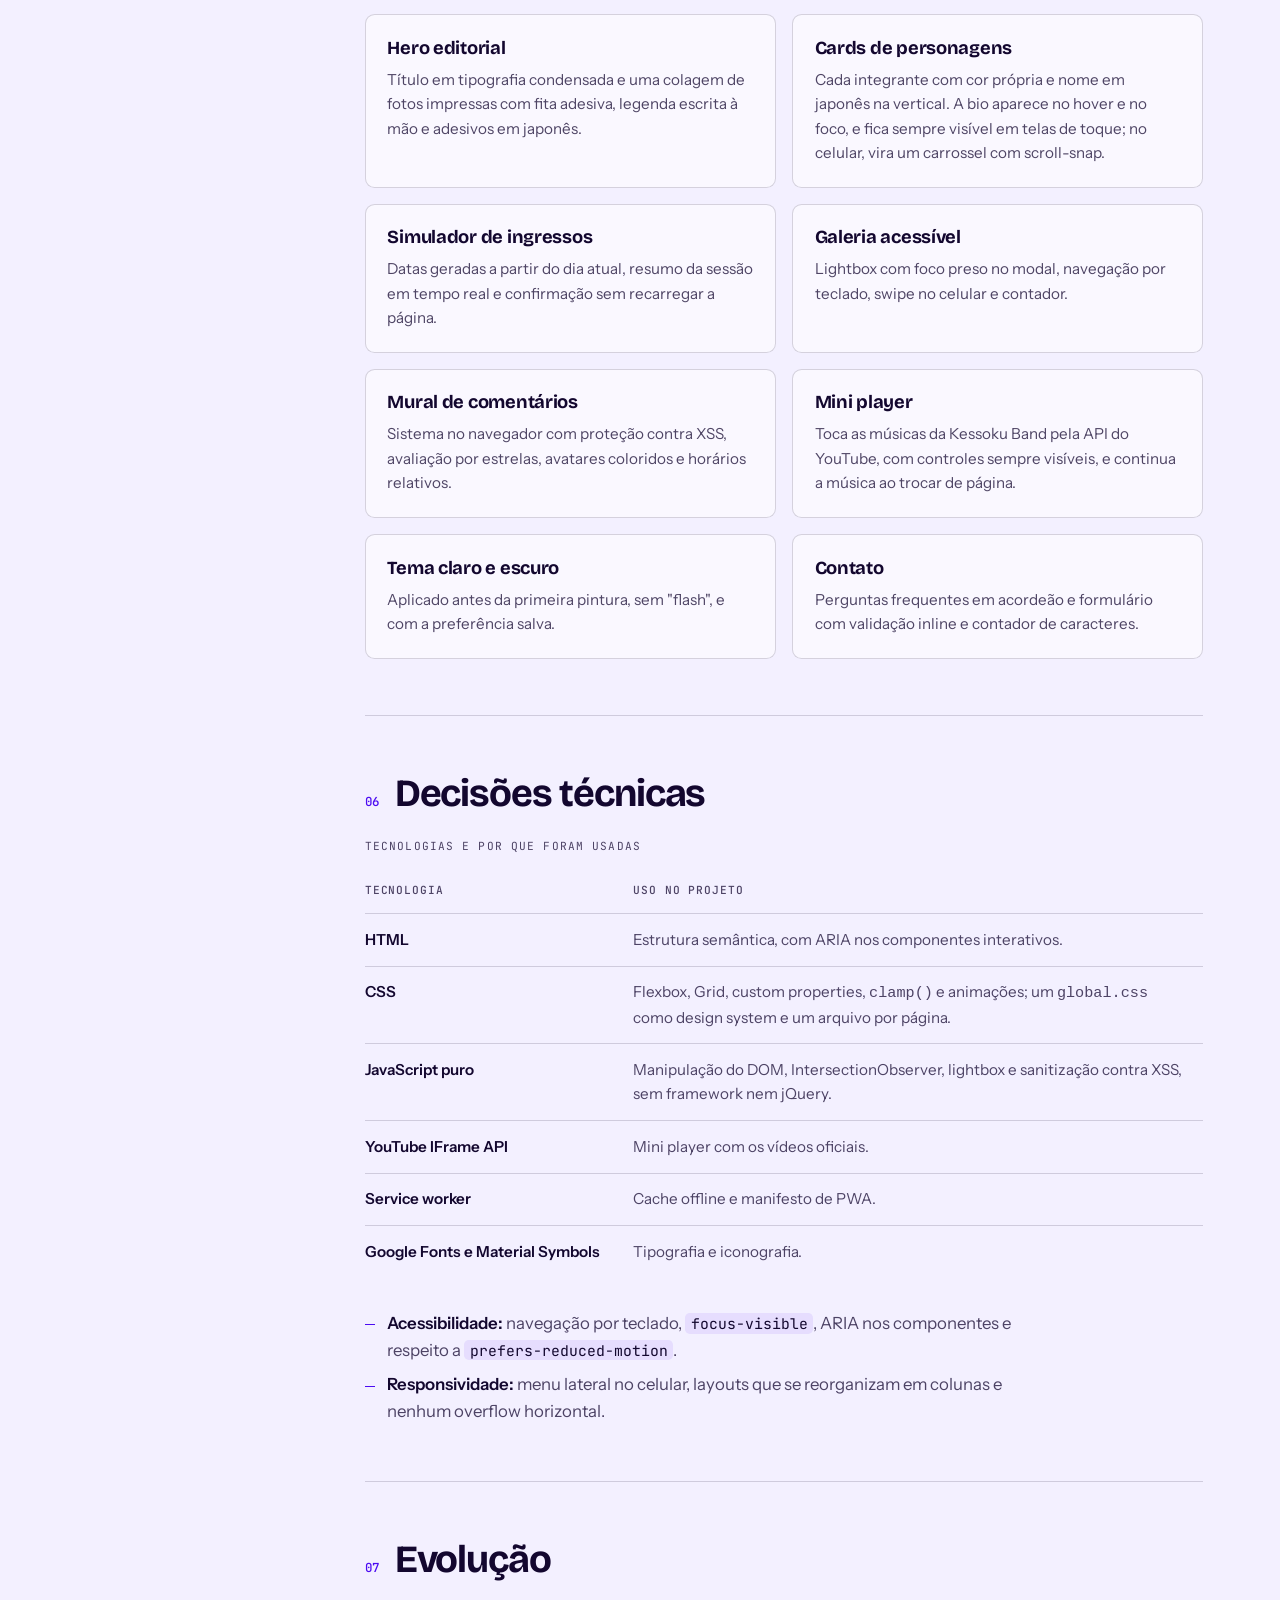
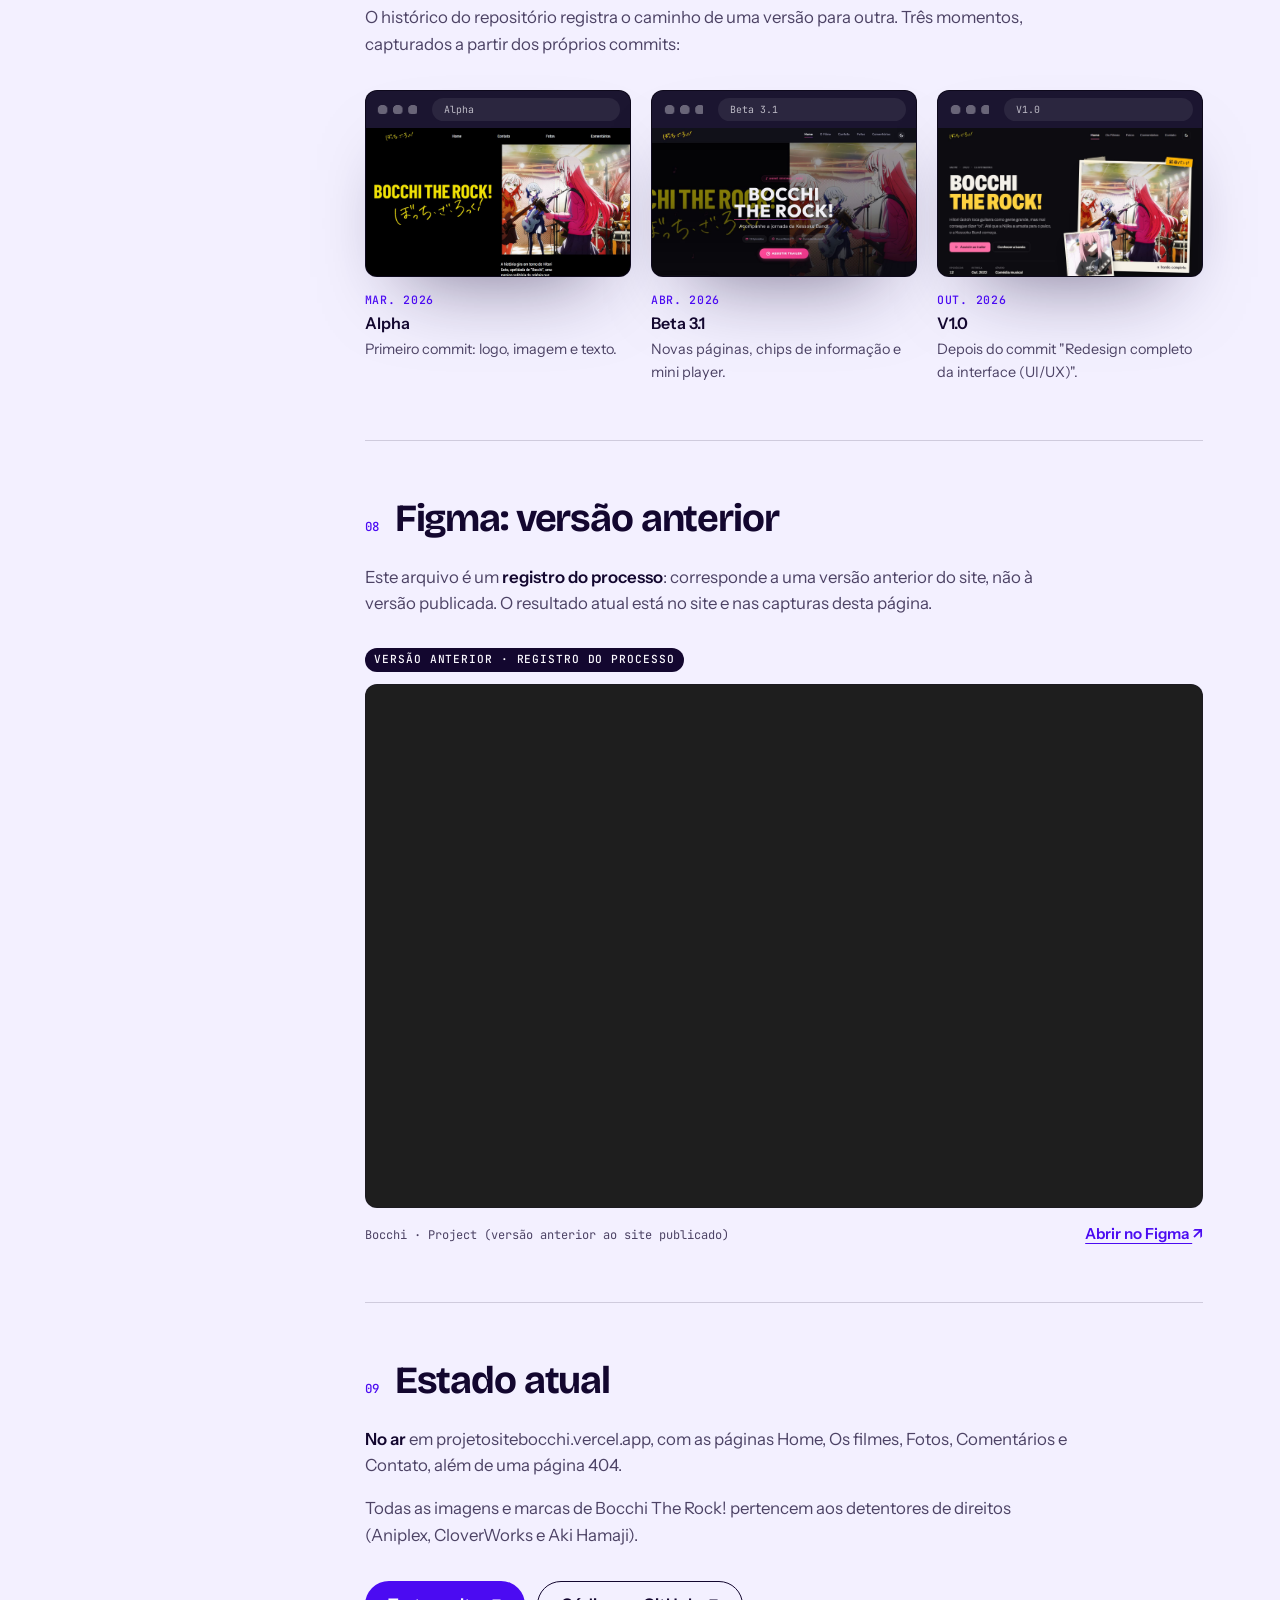
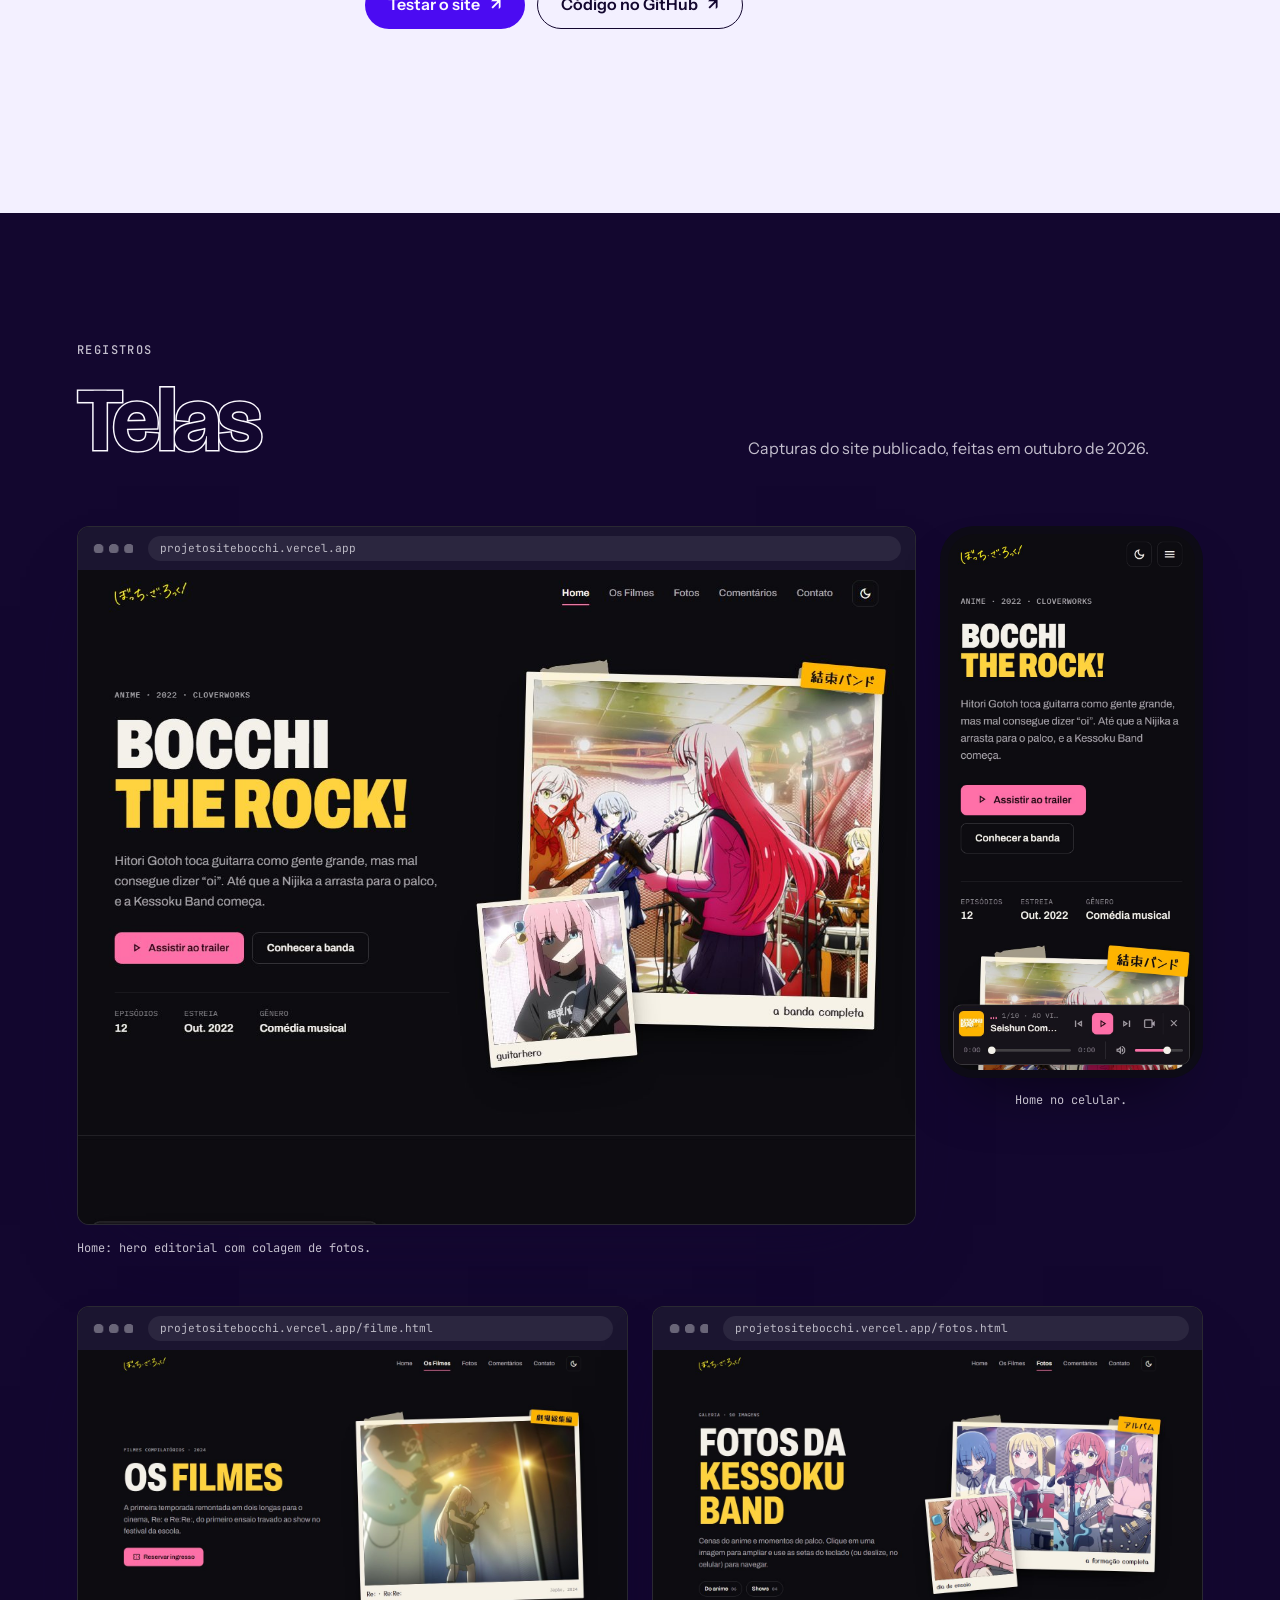
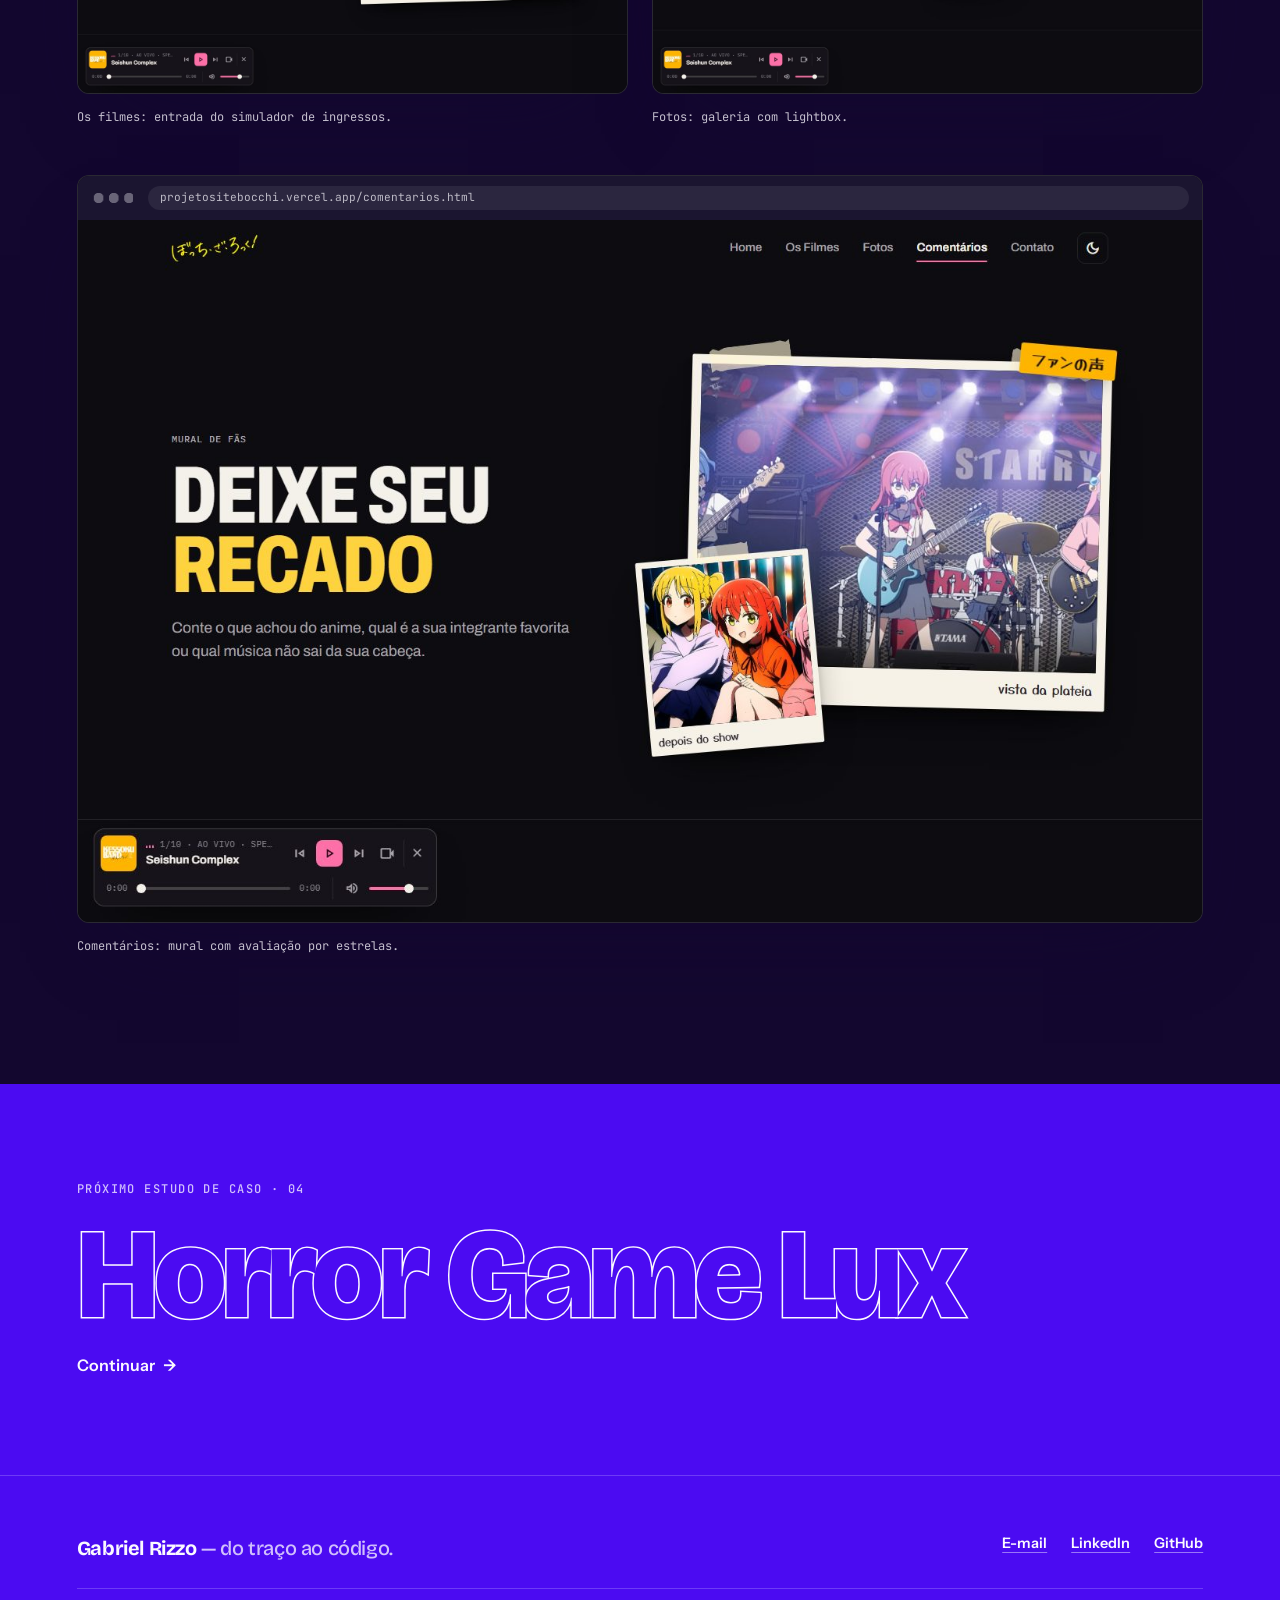
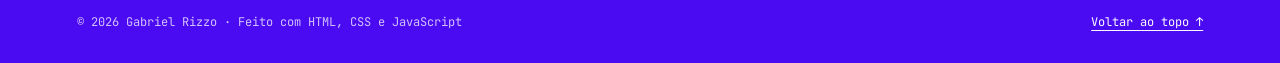
<file: projetos/bocchi-the-rock.html>
<!doctype html>
<html lang="pt-BR">
  <head>
    <meta charset="utf-8" />
    <meta name="viewport" content="width=device-width, initial-scale=1" />
    <title>Bocchi The Rock! · Estudo de caso · Gabriel Rizzo</title>
    <meta
      name="description"
      content="Estudo de caso do fan site Bocchi The Rock!: redesign de UI/UX, design tokens em CSS e componentes acessíveis em JavaScript puro."
    />
    <meta name="theme-color" content="#4b0bf2" />
    <meta property="og:type" content="article" />
    <meta property="og:locale" content="pt_BR" />
    <meta property="og:title" content="Bocchi The Rock! · Estudo de caso de Gabriel Rizzo" />
    <link rel="icon" href="../assets/favicon.svg" type="image/svg+xml" />

    <link rel="preconnect" href="https://fonts.googleapis.com" />
    <link rel="preconnect" href="https://fonts.gstatic.com" crossorigin />
    <link
      rel="stylesheet"
      href="https://fonts.googleapis.com/css2?family=Bricolage+Grotesque:opsz,wght@12..96,400..800&family=Instrument+Sans:wght@400..700&family=JetBrains+Mono:wght@400;500&display=swap"
    />
    <link rel="stylesheet" href="../assets/css/base.css" />
    <link rel="stylesheet" href="../assets/css/case-study.css" />

    <script>
      document.documentElement.classList.add("js");
    </script>
    <script src="../assets/js/main.js" defer></script>
  </head>

  <body>
    <a class="skip-link" href="#conteudo">Pular para o conteúdo</a>

    <header class="site-header">
      <div class="site-header__inner">
        <a class="brand" href="../index.html">
          <span class="brand__mark" aria-hidden="true">GR</span>
          <span class="brand__name">Gabriel Rizzo</span>
        </a>
        <button class="nav-toggle" type="button" aria-expanded="false" aria-controls="site-nav">Menu</button>
        <div class="site-nav" id="site-nav">
          <nav aria-label="Seções">
            <ul class="site-nav__links">
              <li><a href="../index.html#projetos" aria-current="true">Projetos</a></li>
              <li><a href="../index.html#sobre">Sobre</a></li>
              <li><a href="../index.html#trajetoria">Trajetória</a></li>
              <li><a href="../index.html#ferramentas">Ferramentas</a></li>
            </ul>
          </nav>
          <div class="site-nav__contact">
            <a href="https://www.linkedin.com/in/gabriel-rizzo-352052266/" target="_blank" rel="noopener noreferrer">LinkedIn</a>
            <a href="https://github.com/gabrielrizzoo" target="_blank" rel="noopener noreferrer">GitHub</a>
            <a class="button button--primary button--small" href="mailto:gabriel.drizzo@gmail.com">E-mail</a>
          </div>
        </div>
      </div>
    </header>

    <main id="conteudo" class="case case--bocchi">
      <section class="case-hero" aria-labelledby="case-title">
        <div class="case-hero__inner">
          <p class="breadcrumb"><a href="../index.html#projetos"><span class="arrow arrow--left" aria-hidden="true">←</span> Estudos de caso</a></p>
          <p class="eyebrow case-hero__eyebrow">Estudo de caso 03 · Fan site</p>
          <h1 class="case-hero__title" id="case-title">Bocchi The Rock!</h1>
          <p class="case-hero__lead">
            Um site de fã interativo, refeito do zero em 2026: identidade inspirada em flyers de casa de show e
            componentes acessíveis em JavaScript puro.
          </p>
          <div class="case-hero__actions">
            <a class="button button--primary" href="https://projetositebocchi.vercel.app" target="_blank" rel="noopener noreferrer">Testar o site <span class="arrow" aria-hidden="true">↗</span></a>
            <a class="button button--ghost" href="https://github.com/gabrielrizzoo/ProjetoSiteBocchi" target="_blank" rel="noopener noreferrer">Código no GitHub <span class="arrow" aria-hidden="true">↗</span></a>
          </div>
          <dl class="case-facts">
            <div><dt>Meu papel</dt><dd>Redesign de UI/UX e desenvolvimento front-end</dd></div>
            <div><dt>Equipe</dt><dd>Individual na versão de 2026</dd></div>
            <div><dt>Período</dt><dd>2023 (curso) · 2026 (refatoração)</dd></div>
            <div><dt>Status</dt><dd>No ar, na Vercel</dd></div>
            <div><dt>Stack</dt><dd>HTML, CSS e JavaScript puro</dd></div>
          </dl>
        </div>
      </section>

      <div class="case-cover">
        <figure class="browser">
          <div class="browser__bar"><span class="browser__url">projetositebocchi.vercel.app</span></div>
          <img
            src="../assets/images/projects/bocchi/home-desktop.jpg"
            alt="Página inicial: título BOCCHI THE ROCK! em branco e amarelo, botões Assistir ao trailer e Conhecer a banda e uma colagem de fotos impressas do anime."
            width="1280"
            height="1000"
          />
        </figure>
      </div>

      <div class="case-body">
        <div class="case-body__inner">
          <nav class="case-toc" aria-labelledby="toc-title">
            <p class="case-toc__title" id="toc-title">Neste estudo</p>
            <ol>
              <li><a href="#contexto"><span>01</span> Contexto e objetivo</a></li>
              <li><a href="#partida"><span>02</span> Ponto de partida</a></li>
              <li><a href="#papel"><span>03</span> Meu papel</a></li>
              <li><a href="#design"><span>04</span> Identidade e tokens</a></li>
              <li><a href="#experiencia"><span>05</span> Experiência</a></li>
              <li><a href="#tecnico"><span>06</span> Decisões técnicas</a></li>
              <li><a href="#evolucao"><span>07</span> Evolução</a></li>
              <li><a href="#prototipos"><span>08</span> Figma: versão anterior</a></li>
              <li><a href="#estado"><span>09</span> Estado atual</a></li>
            </ol>
          </nav>

          <div class="case-content">
            <section class="case-section" id="contexto" aria-labelledby="contexto-title">
              <div class="case-section__head"><span class="case-section__num">01</span><h2 id="contexto-title">Contexto e objetivo</h2></div>
              <div class="prose">
                <p>
                  O site nasceu em 2023 como exercício de um curso de front-end, com o professor Paulo Borges. Em 2026
                  refiz o projeto por completo (design, arquitetura e interatividade) para praticar desenvolvimento web
                  moderno sem frameworks: nenhuma dependência além de HTML, CSS e JavaScript.
                </p>
                <p>É um projeto de fã, sem fins lucrativos.</p>
              </div>
            </section>

            <section class="case-section" id="partida" aria-labelledby="partida-title">
              <div class="case-section__head"><span class="case-section__num">02</span><h2 id="partida-title">Ponto de partida</h2></div>
              <div class="prose">
                <p>
                  A primeira versão no repositório era uma página com logo, imagem e texto, mais páginas de contato,
                  fotos e comentários. O objetivo da refatoração foi dar ao site uma identidade própria, mais
                  interação e uma base acessível e organizada.
                </p>
              </div>
            </section>

            <section class="case-section" id="papel" aria-labelledby="papel-title">
              <div class="case-section__head"><span class="case-section__num">03</span><h2 id="papel-title">Meu papel</h2></div>
              <div class="prose">
                <p>
                  A versão de 2026 é individual: o redesign da interface, a organização do CSS em um design system e
                  os componentes interativos.
                </p>
              </div>
            </section>

            <section class="case-section" id="design" aria-labelledby="design-title">
              <div class="case-section__head"><span class="case-section__num">04</span><h2 id="design-title">Identidade e tokens</h2></div>
              <div class="prose">
                <p>
                  A estética parte de <strong>flyers de casa de show</strong>: paleta tirada das quatro integrantes da
                  banda, cores chapadas, layout assimétrico e detalhes em japonês. O tema claro usa um fundo cor de
                  papel. Tudo isso vive em variáveis CSS no <code>global.css</code>.
                </p>
              </div>
              <div class="swatches case-block">
                <div class="swatch" style="--swatch: #ff6fa8"><div class="swatch__color"></div><div class="swatch__info"><p class="swatch__name">--kb-pink</p><p class="swatch__value">#ff6fa8</p><p class="swatch__use">Hitori · destaque principal</p></div></div>
                <div class="swatch" style="--swatch: #6b9bff"><div class="swatch__color"></div><div class="swatch__info"><p class="swatch__name">--kb-blue</p><p class="swatch__value">#6b9bff</p><p class="swatch__use">Ryo</p></div></div>
                <div class="swatch" style="--swatch: #ffd23f"><div class="swatch__color"></div><div class="swatch__info"><p class="swatch__name">--kb-yellow</p><p class="swatch__value">#ffd23f</p><p class="swatch__use">Nijika · título do hero</p></div></div>
                <div class="swatch" style="--swatch: #ff6257"><div class="swatch__color"></div><div class="swatch__info"><p class="swatch__name">--kb-red</p><p class="swatch__value">#ff6257</p><p class="swatch__use">Kita</p></div></div>
                <div class="swatch" style="--swatch: #ffb400"><div class="swatch__color"></div><div class="swatch__info"><p class="swatch__name">--kessoku</p><p class="swatch__value">#ffb400</p><p class="swatch__use">Amarelo da banda</p></div></div>
                <div class="swatch" style="--swatch: #0d0c10"><div class="swatch__color"></div><div class="swatch__info"><p class="swatch__name">--bg</p><p class="swatch__value">#0d0c10</p><p class="swatch__use">Fundo do tema escuro</p></div></div>
              </div>
              <div class="type-specimens case-block">
                <div class="type-specimen"><p class="type-specimen__name">Archivo</p><p class="type-specimen__use">Títulos condensados e texto, com eixo de largura</p></div>
                <div class="type-specimen"><p class="type-specimen__name">IBM Plex Mono</p><p class="type-specimen__use">Rótulos, metadados e contadores</p></div>
                <div class="type-specimen"><p class="type-specimen__name">Yusei Magic</p><p class="type-specimen__use">Nomes e etiquetas em japonês</p></div>
              </div>
            </section>

            <section class="case-section" id="experiencia" aria-labelledby="experiencia-title">
              <div class="case-section__head"><span class="case-section__num">05</span><h2 id="experiencia-title">Experiência</h2></div>
              <div class="decisions">
                <div class="decision"><h3>Hero editorial</h3><p>Título em tipografia condensada e uma colagem de fotos impressas com fita adesiva, legenda escrita à mão e adesivos em japonês.</p></div>
                <div class="decision"><h3>Cards de personagens</h3><p>Cada integrante com cor própria e nome em japonês na vertical. A bio aparece no hover e no foco, e fica sempre visível em telas de toque; no celular, vira um carrossel com scroll-snap.</p></div>
                <div class="decision"><h3>Simulador de ingressos</h3><p>Datas geradas a partir do dia atual, resumo da sessão em tempo real e confirmação sem recarregar a página.</p></div>
                <div class="decision"><h3>Galeria acessível</h3><p>Lightbox com foco preso no modal, navegação por teclado, swipe no celular e contador.</p></div>
                <div class="decision"><h3>Mural de comentários</h3><p>Sistema no navegador com proteção contra XSS, avaliação por estrelas, avatares coloridos e horários relativos.</p></div>
                <div class="decision"><h3>Mini player</h3><p>Toca as músicas da Kessoku Band pela API do YouTube, com controles sempre visíveis, e continua a música ao trocar de página.</p></div>
                <div class="decision"><h3>Tema claro e escuro</h3><p>Aplicado antes da primeira pintura, sem "flash", e com a preferência salva.</p></div>
                <div class="decision"><h3>Contato</h3><p>Perguntas frequentes em acordeão e formulário com validação inline e contador de caracteres.</p></div>
              </div>
            </section>

            <section class="case-section" id="tecnico" aria-labelledby="tecnico-title">
              <div class="case-section__head"><span class="case-section__num">06</span><h2 id="tecnico-title">Decisões técnicas</h2></div>
              <table class="tech-table">
                <caption>Tecnologias e por que foram usadas</caption>
                <thead><tr><th scope="col">Tecnologia</th><th scope="col">Uso no projeto</th></tr></thead>
                <tbody>
                  <tr><th scope="row">HTML</th><td>Estrutura semântica, com ARIA nos componentes interativos.</td></tr>
                  <tr><th scope="row">CSS</th><td>Flexbox, Grid, custom properties, <code>clamp()</code> e animações; um <code>global.css</code> como design system e um arquivo por página.</td></tr>
                  <tr><th scope="row">JavaScript puro</th><td>Manipulação do DOM, IntersectionObserver, lightbox e sanitização contra XSS, sem framework nem jQuery.</td></tr>
                  <tr><th scope="row">YouTube IFrame API</th><td>Mini player com os vídeos oficiais.</td></tr>
                  <tr><th scope="row">Service worker</th><td>Cache offline e manifesto de PWA.</td></tr>
                  <tr><th scope="row">Google Fonts e Material Symbols</th><td>Tipografia e iconografia.</td></tr>
                </tbody>
              </table>
              <div class="prose case-block">
                <ul>
                  <li><strong>Acessibilidade:</strong> navegação por teclado, <code>focus-visible</code>, ARIA nos componentes e respeito a <code>prefers-reduced-motion</code>.</li>
                  <li><strong>Responsividade:</strong> menu lateral no celular, layouts que se reorganizam em colunas e nenhum overflow horizontal.</li>
                </ul>
              </div>
            </section>

            <section class="case-section" id="evolucao" aria-labelledby="evolucao-title">
              <div class="case-section__head"><span class="case-section__num">07</span><h2 id="evolucao-title">Evolução</h2></div>
              <div class="prose">
                <p>O histórico do repositório registra o caminho de uma versão para outra. Três momentos, capturados a partir dos próprios commits:</p>
              </div>
              <div class="evolution case-block" style="--steps: 3">
                <figure class="evolution__step">
                  <div class="browser">
                    <div class="browser__bar"><span class="browser__url">Alpha</span></div>
                    <img src="../assets/images/projects/bocchi/versao-alpha.jpg" alt="Versão Alpha: logo amarelo à esquerda, imagem da banda à direita e texto da sinopse abaixo, com menu simples." width="1440" height="900" loading="lazy" decoding="async" />
                  </div>
                  <figcaption>
                    <p class="evolution__date">Mar. 2026</p>
                    <p class="evolution__label">Alpha</p>
                    <p class="evolution__note">Primeiro commit: logo, imagem e texto.</p>
                  </figcaption>
                </figure>
                <figure class="evolution__step">
                  <div class="browser">
                    <div class="browser__bar"><span class="browser__url">Beta 3.1</span></div>
                    <img src="../assets/images/projects/bocchi/versao-beta-3-1.jpg" alt="Versão Beta 3.1: hero com logo ao fundo, chips de informação, botão rosa de trailer e mini player no canto." width="1440" height="900" loading="lazy" decoding="async" />
                  </div>
                  <figcaption>
                    <p class="evolution__date">Abr. 2026</p>
                    <p class="evolution__label">Beta 3.1</p>
                    <p class="evolution__note">Novas páginas, chips de informação e mini player.</p>
                  </figcaption>
                </figure>
                <figure class="evolution__step">
                  <div class="browser">
                    <div class="browser__bar"><span class="browser__url">V1.0</span></div>
                    <img src="../assets/images/projects/bocchi/home-desktop.jpg" alt="Versão 1.0: hero editorial com colagem de fotos impressas, título em branco e amarelo e dados do anime." width="1280" height="1000" loading="lazy" decoding="async" />
                  </div>
                  <figcaption>
                    <p class="evolution__date">Out. 2026</p>
                    <p class="evolution__label">V1.0</p>
                    <p class="evolution__note">Depois do commit "Redesign completo da interface (UI/UX)".</p>
                  </figcaption>
                </figure>
              </div>
            </section>

            <section class="case-section" id="prototipos" aria-labelledby="prototipos-title">
              <div class="case-section__head"><span class="case-section__num">08</span><h2 id="prototipos-title">Figma: versão anterior</h2></div>
              <div class="prose">
                <p>
                  Este arquivo é um <strong>registro do processo</strong>: corresponde a uma versão anterior do site, não à
                  versão publicada. O resultado atual está no site e nas capturas desta página.
                </p>
              </div>
              <figure class="figma-embed">
                <p class="figma-embed__tag">Versão anterior · registro do processo</p>
                <div class="figma-embed__frame">
                  <iframe src="https://embed.figma.com/design/dlFD1ZsFn4mvXP4DXlkIEB/Bocchi---Project?embed-host=share" title="Arquivo do Figma com uma versão anterior do fan site Bocchi The Rock!" loading="lazy" allowfullscreen></iframe>
                </div>
                <figcaption class="figma-embed__caption">
                  <span>Bocchi · Project (versão anterior ao site publicado)</span>
                  <a href="https://www.figma.com/design/dlFD1ZsFn4mvXP4DXlkIEB/Bocchi---Project?t=ty2zNRIPwr5M084P-1" target="_blank" rel="noopener noreferrer">Abrir no Figma <span class="arrow" aria-hidden="true">↗</span></a>
                </figcaption>
              </figure>
            </section>

            <section class="case-section" id="estado" aria-labelledby="estado-title">
              <div class="case-section__head"><span class="case-section__num">09</span><h2 id="estado-title">Estado atual</h2></div>
              <div class="prose">
                <p>
                  <strong>No ar</strong> em projetositebocchi.vercel.app, com as páginas Home, Os filmes, Fotos,
                  Comentários e Contato, além de uma página 404.
                </p>
                <p>
                  Todas as imagens e marcas de Bocchi The Rock! pertencem aos detentores de direitos (Aniplex,
                  CloverWorks e Aki Hamaji).
                </p>
              </div>
              <div class="case-links">
                <a class="button button--primary" href="https://projetositebocchi.vercel.app" target="_blank" rel="noopener noreferrer">Testar o site <span class="arrow" aria-hidden="true">↗</span></a>
                <a class="button button--ghost" href="https://github.com/gabrielrizzoo/ProjetoSiteBocchi" target="_blank" rel="noopener noreferrer">Código no GitHub <span class="arrow" aria-hidden="true">↗</span></a>
              </div>
            </section>
          </div>
        </div>
      </div>

      <section class="case-gallery on-ink" aria-labelledby="registros-title">
        <div class="container">
          <header class="case-gallery__header">
            <div>
              <p class="eyebrow">Registros</p>
              <h2 class="section-title" id="registros-title">Telas</h2>
            </div>
            <p>Capturas do site publicado, feitas em outubro de 2026.</p>
          </header>
          <div class="gallery">
            <figure class="gallery__item gallery__item--main">
              <div class="browser">
                <div class="browser__bar"><span class="browser__url">projetositebocchi.vercel.app</span></div>
                <img src="../assets/images/projects/bocchi/home-desktop.jpg" alt="Página inicial no desktop com o hero editorial." width="1280" height="1000" loading="lazy" decoding="async" />
              </div>
              <figcaption>Home: hero editorial com colagem de fotos.</figcaption>
            </figure>
            <figure class="gallery__item gallery__item--phone">
              <div class="phone"><img src="../assets/images/projects/bocchi/home-mobile.jpg" alt="Página inicial no celular." width="780" height="1688" loading="lazy" decoding="async" /></div>
              <figcaption>Home no celular.</figcaption>
            </figure>
            <figure class="gallery__item">
              <div class="browser">
                <div class="browser__bar"><span class="browser__url">projetositebocchi.vercel.app/filme.html</span></div>
                <img src="../assets/images/projects/bocchi/filme-desktop.jpg" alt="Página Os filmes, com título em branco e amarelo, botão Reservar ingresso, foto em moldura de polaroide e o mini player no canto." width="1440" height="900" loading="lazy" decoding="async" />
              </div>
              <figcaption>Os filmes: entrada do simulador de ingressos.</figcaption>
            </figure>
            <figure class="gallery__item">
              <div class="browser">
                <div class="browser__bar"><span class="browser__url">projetositebocchi.vercel.app/fotos.html</span></div>
                <img src="../assets/images/projects/bocchi/fotos-desktop.jpg" alt="Página Fotos, a galeria do site." width="1440" height="900" loading="lazy" decoding="async" />
              </div>
              <figcaption>Fotos: galeria com lightbox.</figcaption>
            </figure>
            <figure class="gallery__item gallery__item--wide">
              <div class="browser">
                <div class="browser__bar"><span class="browser__url">projetositebocchi.vercel.app/comentarios.html</span></div>
                <img src="../assets/images/projects/bocchi/comentarios-desktop.jpg" alt="Página Comentários, o mural de comentários dos fãs." width="1440" height="900" loading="lazy" decoding="async" />
              </div>
              <figcaption>Comentários: mural com avaliação por estrelas.</figcaption>
            </figure>
          </div>
        </div>
      </section>

      <nav class="case-next" aria-label="Próximo estudo de caso">
        <a class="case-next__link" href="horror-game-lux.html">
          <span class="eyebrow">Próximo estudo de caso · 04</span>
          <span class="case-next__title outline">Horror Game Lux</span>
          <span class="case-next__cta">Continuar <span class="arrow arrow--right" aria-hidden="true">→</span></span>
        </a>
      </nav>
    </main>

    <footer class="site-footer">
      <div class="site-footer__inner">
        <p class="site-footer__brand">Gabriel Rizzo <span>— do traço ao código.</span></p>
        <ul class="link-list site-footer__links">
          <li><a href="mailto:gabriel.drizzo@gmail.com">E-mail</a></li>
          <li><a href="https://www.linkedin.com/in/gabriel-rizzo-352052266/" target="_blank" rel="noopener noreferrer">LinkedIn</a></li>
          <li><a href="https://github.com/gabrielrizzoo" target="_blank" rel="noopener noreferrer">GitHub</a></li>
        </ul>
        <p class="site-footer__meta">
          <span>© <span data-year>2026</span> Gabriel Rizzo · Feito com HTML, CSS e JavaScript</span>
          <a href="#conteudo">Voltar ao topo ↑</a>
        </p>
      </div>
    </footer>
  </body>
</html>
</file>
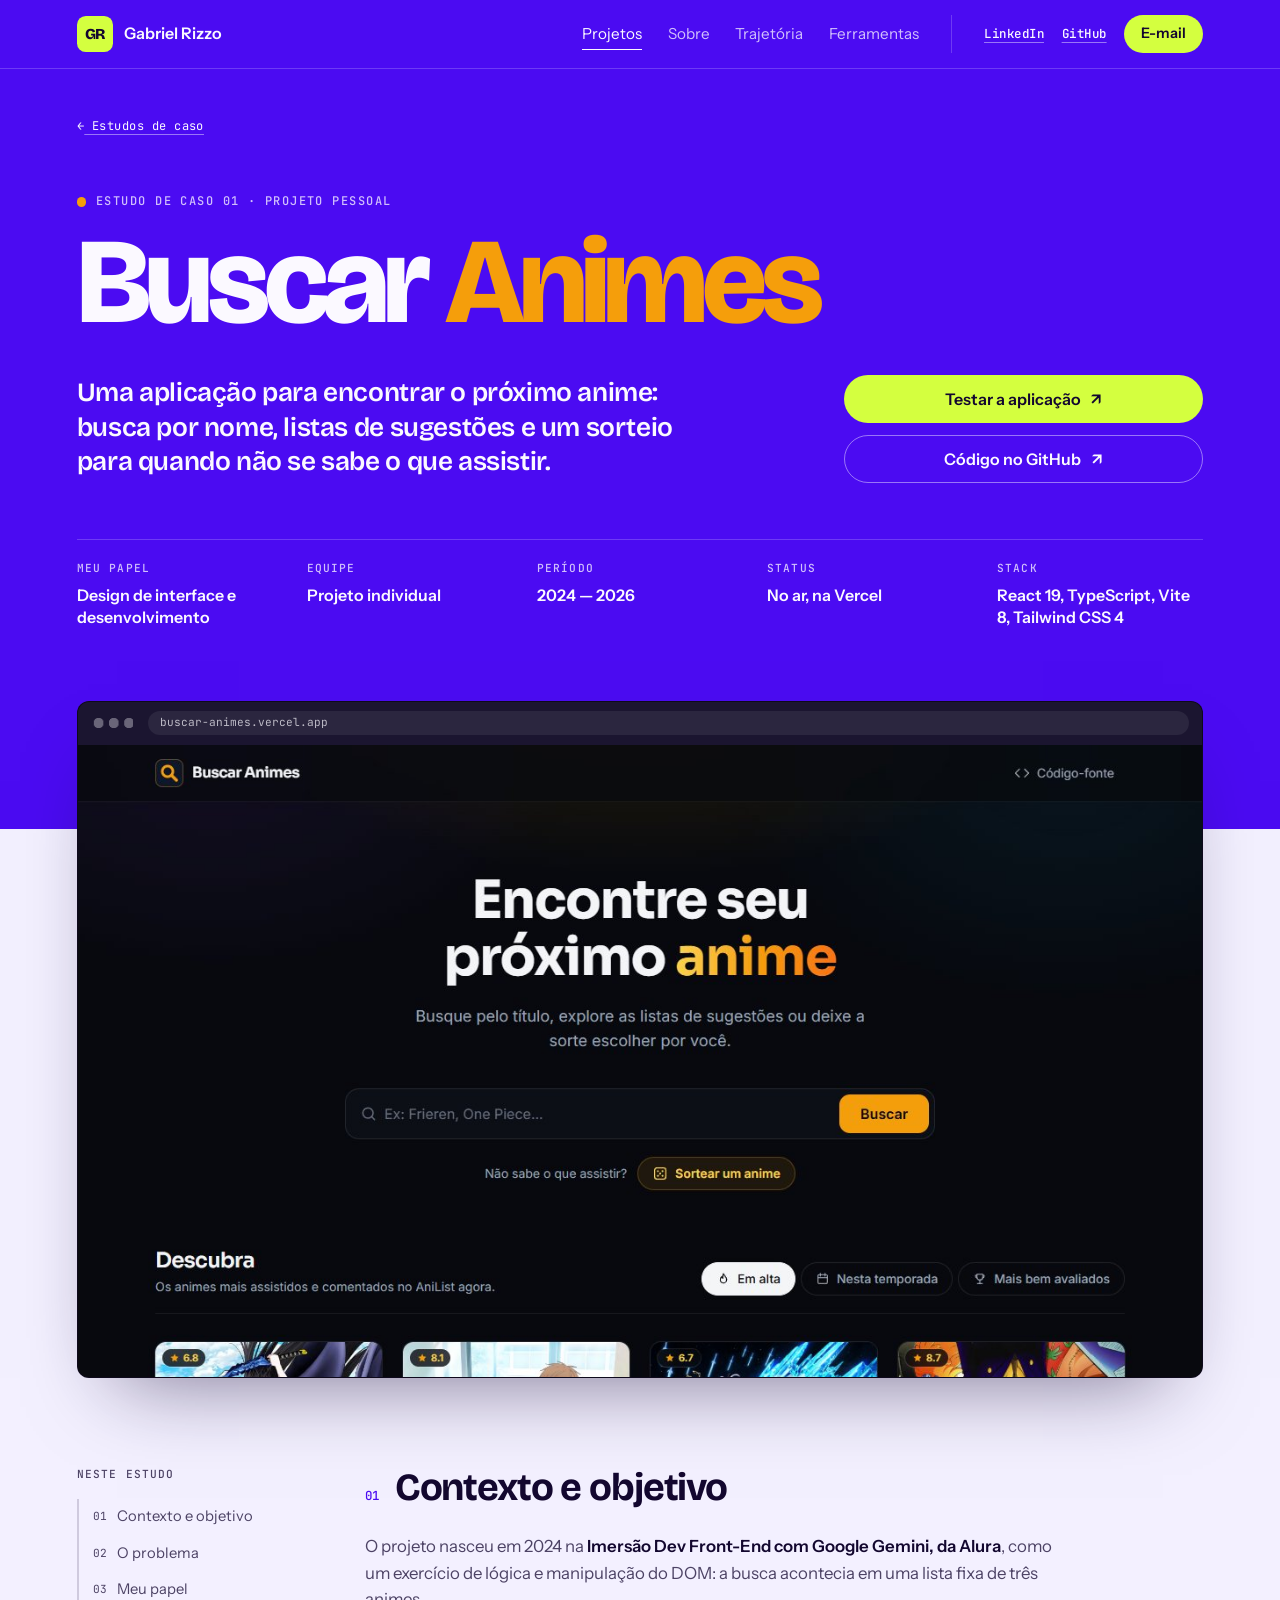
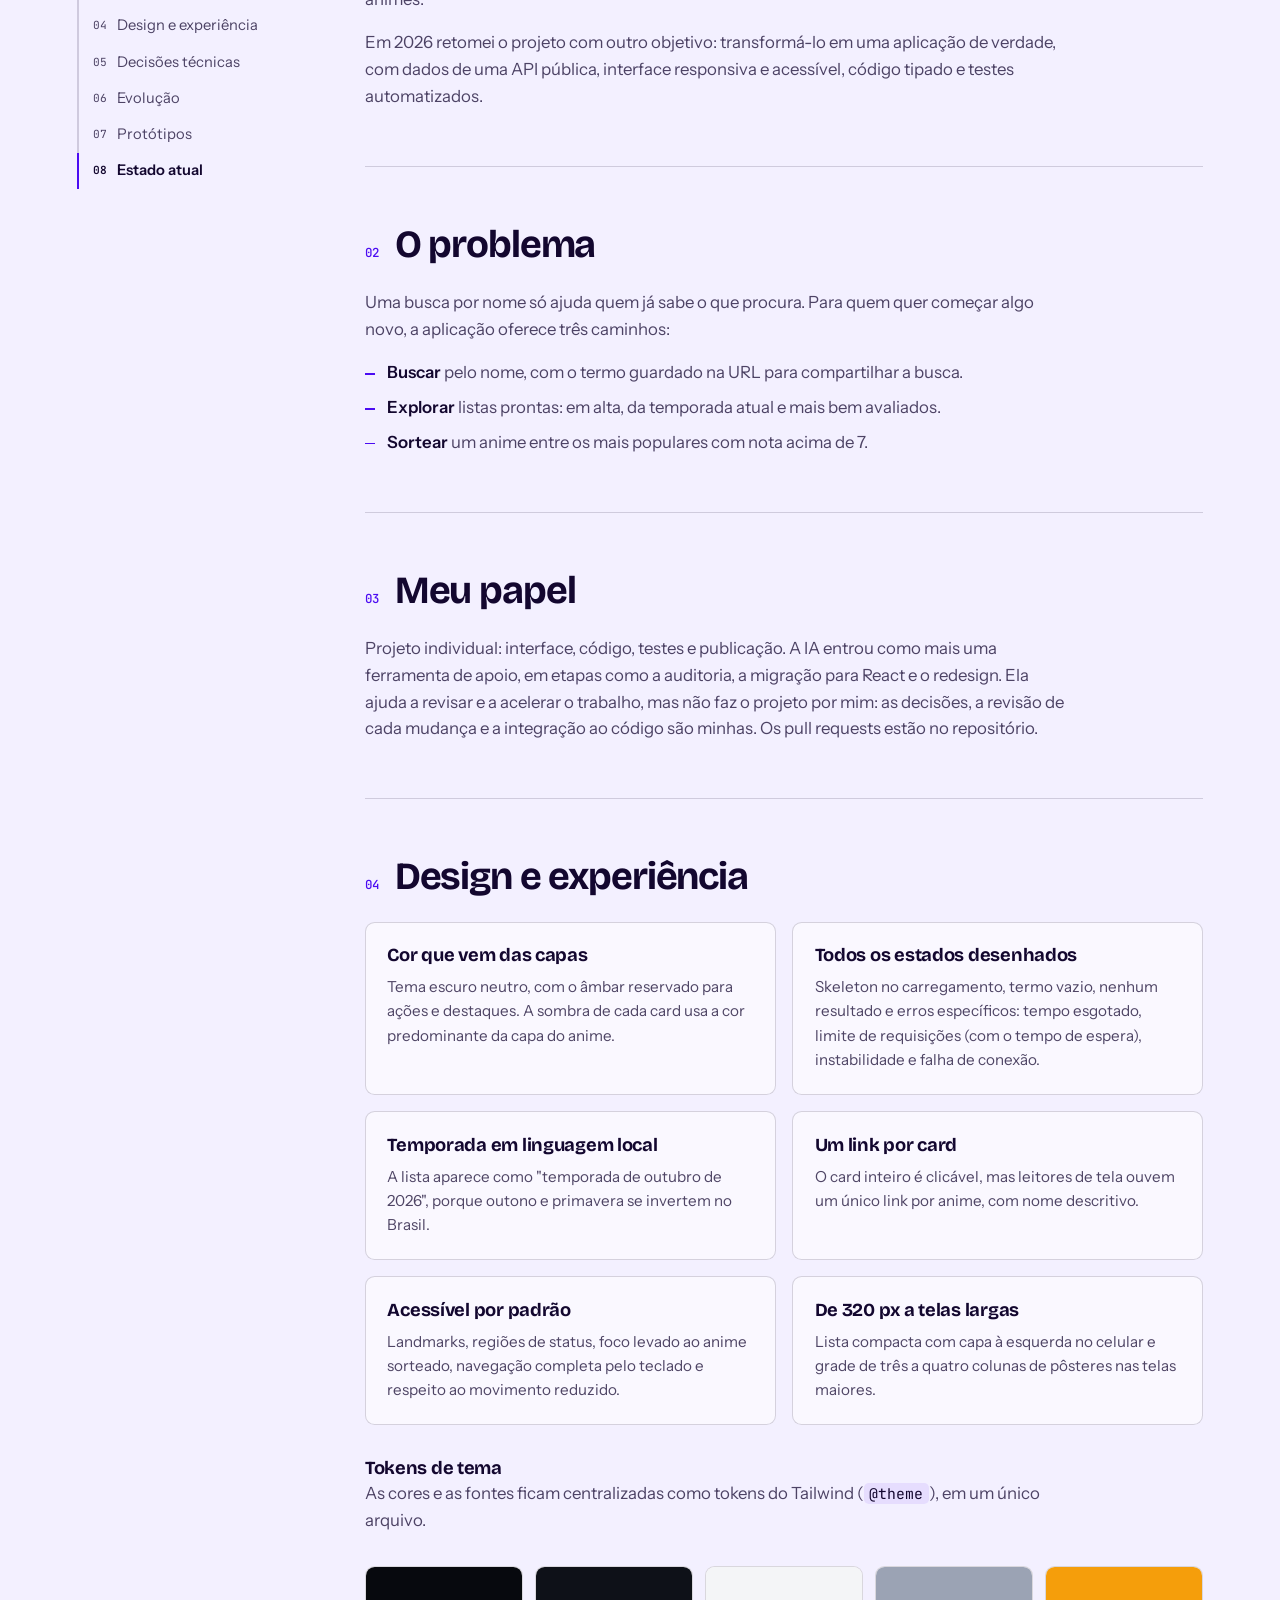
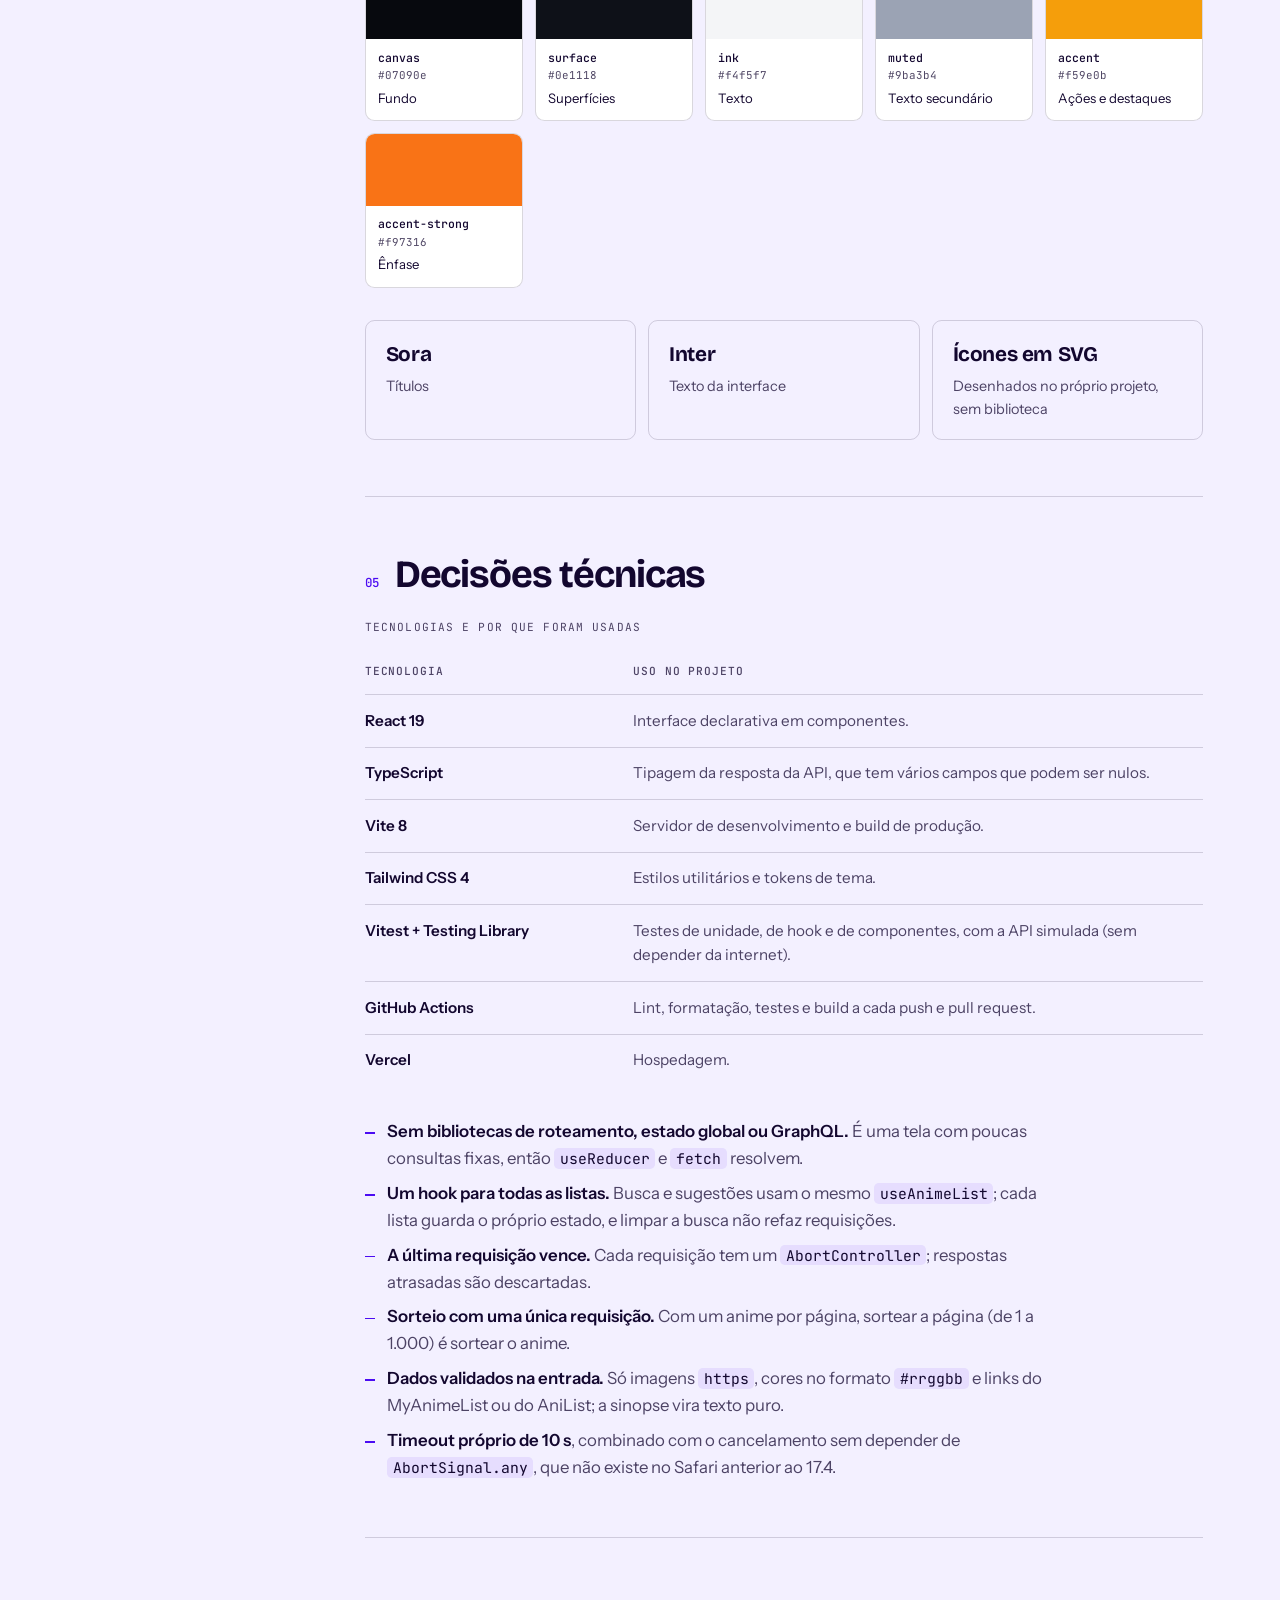
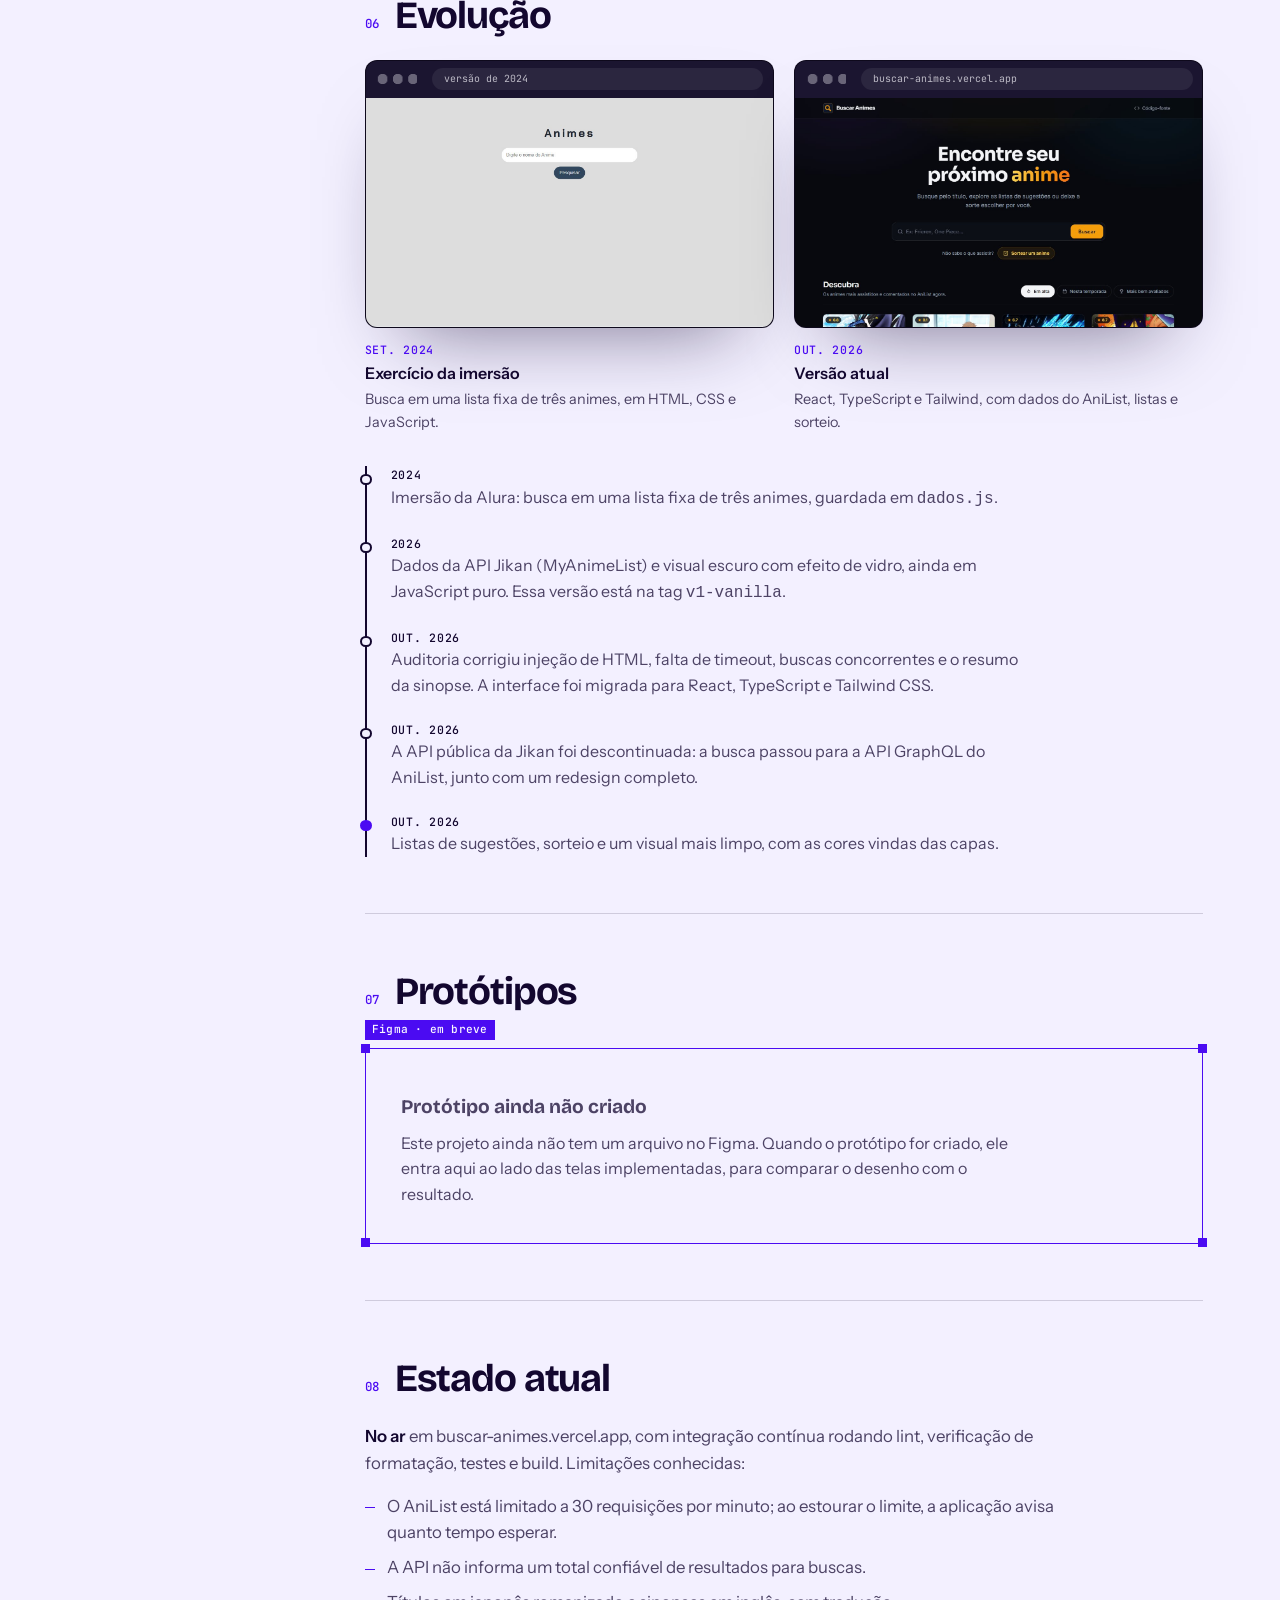
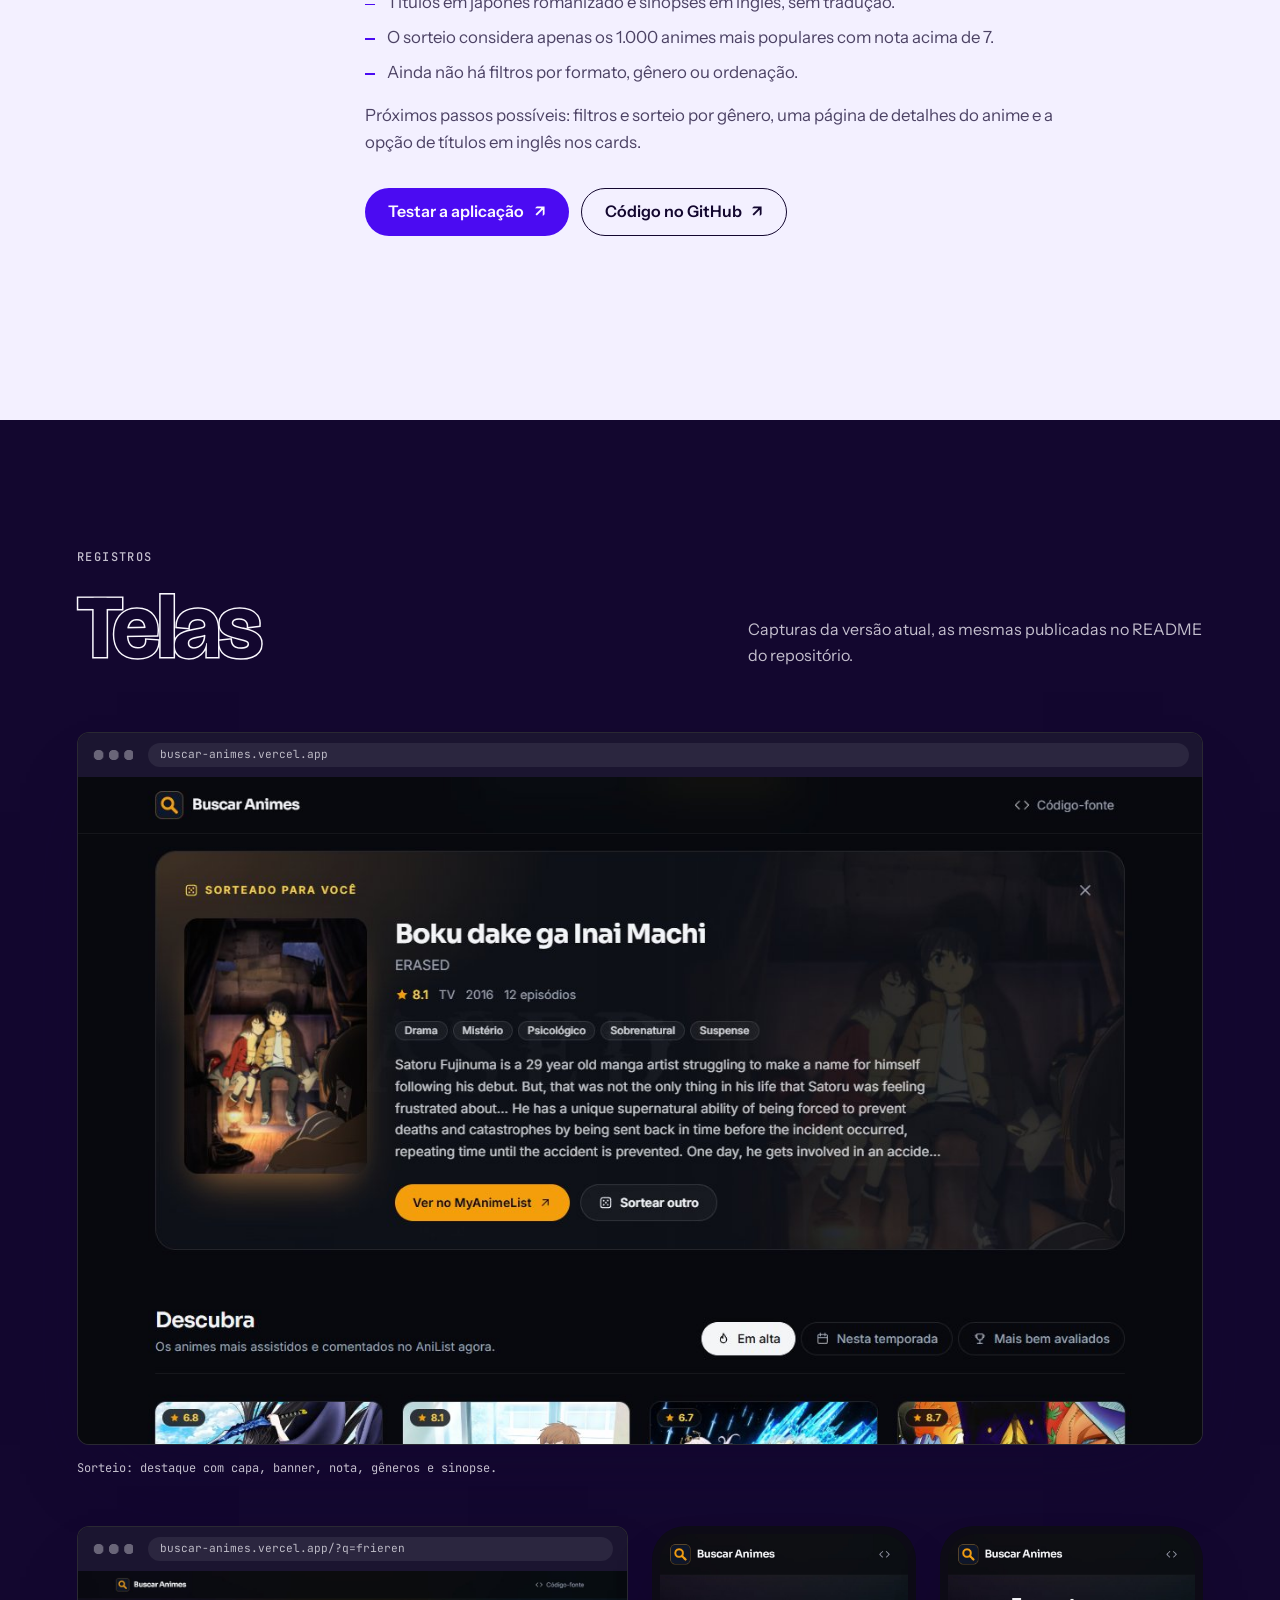
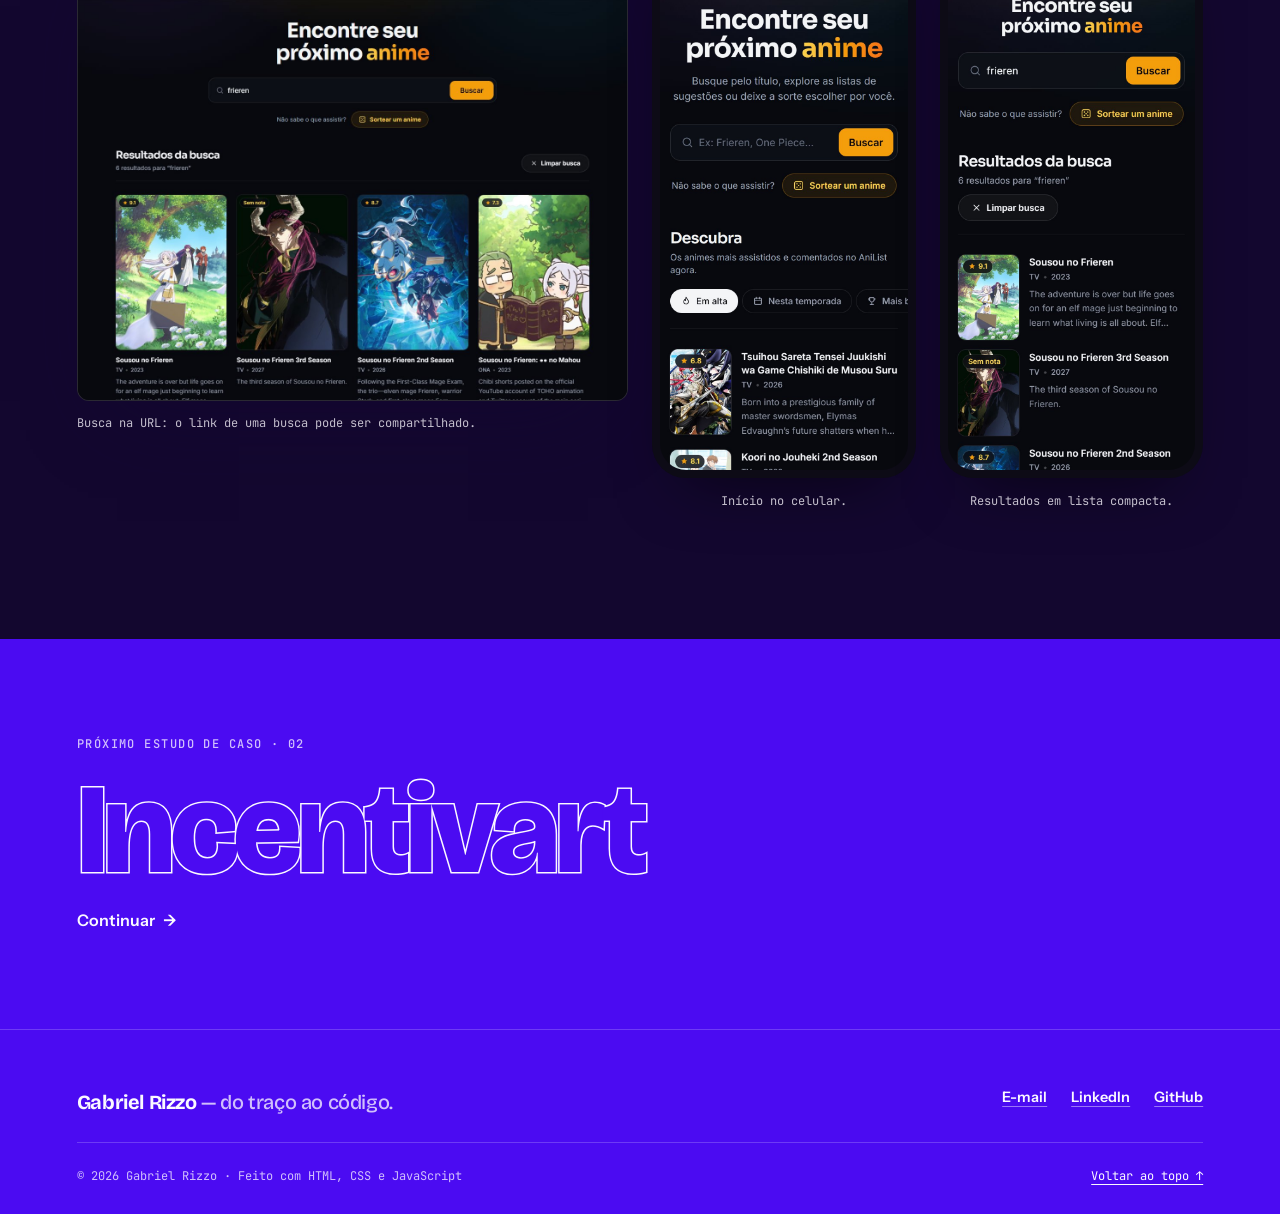
<file: projetos/buscar-animes.html>
<!doctype html>
<html lang="pt-BR">
  <head>
    <meta charset="utf-8" />
    <meta name="viewport" content="width=device-width, initial-scale=1" />
    <title>Buscar Animes · Estudo de caso · Gabriel Rizzo</title>
    <meta
      name="description"
      content="Estudo de caso do Buscar Animes: busca, listas de sugestões e sorteio com a API do AniList, em React, TypeScript e Tailwind CSS."
    />
    <meta name="theme-color" content="#4b0bf2" />
    <meta property="og:type" content="article" />
    <meta property="og:locale" content="pt_BR" />
    <meta property="og:title" content="Buscar Animes · Estudo de caso de Gabriel Rizzo" />
    <link rel="icon" href="../assets/favicon.svg" type="image/svg+xml" />

    <link rel="preconnect" href="https://fonts.googleapis.com" />
    <link rel="preconnect" href="https://fonts.gstatic.com" crossorigin />
    <link
      rel="stylesheet"
      href="https://fonts.googleapis.com/css2?family=Bricolage+Grotesque:opsz,wght@12..96,400..800&family=Instrument+Sans:wght@400..700&family=JetBrains+Mono:wght@400;500&display=swap"
    />
    <link rel="stylesheet" href="../assets/css/base.css" />
    <link rel="stylesheet" href="../assets/css/case-study.css" />

    <script>
      document.documentElement.classList.add("js");
    </script>
    <script src="../assets/js/main.js" defer></script>
  </head>

  <body>
    <a class="skip-link" href="#conteudo">Pular para o conteúdo</a>

    <header class="site-header">
      <div class="site-header__inner">
        <a class="brand" href="../index.html">
          <span class="brand__mark" aria-hidden="true">GR</span>
          <span class="brand__name">Gabriel Rizzo</span>
        </a>
        <button class="nav-toggle" type="button" aria-expanded="false" aria-controls="site-nav">Menu</button>
        <div class="site-nav" id="site-nav">
          <nav aria-label="Seções">
            <ul class="site-nav__links">
              <li><a href="../index.html#projetos" aria-current="true">Projetos</a></li>
              <li><a href="../index.html#sobre">Sobre</a></li>
              <li><a href="../index.html#trajetoria">Trajetória</a></li>
              <li><a href="../index.html#ferramentas">Ferramentas</a></li>
            </ul>
          </nav>
          <div class="site-nav__contact">
            <a href="https://www.linkedin.com/in/gabriel-rizzo-352052266/" target="_blank" rel="noopener noreferrer">LinkedIn</a>
            <a href="https://github.com/gabrielrizzoo" target="_blank" rel="noopener noreferrer">GitHub</a>
            <a class="button button--primary button--small" href="mailto:gabriel.drizzo@gmail.com">E-mail</a>
          </div>
        </div>
      </div>
    </header>

    <main id="conteudo" class="case case--buscar-animes">
      <section class="case-hero" aria-labelledby="case-title">
        <div class="case-hero__inner">
          <p class="breadcrumb"><a href="../index.html#projetos"><span class="arrow arrow--left" aria-hidden="true">←</span> Estudos de caso</a></p>
          <p class="eyebrow case-hero__eyebrow">Estudo de caso 01 · Projeto pessoal</p>
          <h1 class="case-hero__title" id="case-title">Buscar <span>Animes</span></h1>
          <p class="case-hero__lead">
            Uma aplicação para encontrar o próximo anime: busca por nome, listas de sugestões e um sorteio para quando
            não se sabe o que assistir.
          </p>
          <div class="case-hero__actions">
            <a class="button button--primary" href="https://buscar-animes.vercel.app" target="_blank" rel="noopener noreferrer">Testar a aplicação <span class="arrow" aria-hidden="true">↗</span></a>
            <a class="button button--ghost" href="https://github.com/gabrielrizzoo/Buscar-Animes" target="_blank" rel="noopener noreferrer">Código no GitHub <span class="arrow" aria-hidden="true">↗</span></a>
          </div>
          <dl class="case-facts">
            <div><dt>Meu papel</dt><dd>Design de interface e desenvolvimento</dd></div>
            <div><dt>Equipe</dt><dd>Projeto individual</dd></div>
            <div><dt>Período</dt><dd>2024 — 2026</dd></div>
            <div><dt>Status</dt><dd>No ar, na Vercel</dd></div>
            <div><dt>Stack</dt><dd>React 19, TypeScript, Vite 8, Tailwind CSS 4</dd></div>
          </dl>
        </div>
      </section>

      <div class="case-cover">
        <figure class="browser">
          <div class="browser__bar"><span class="browser__url">buscar-animes.vercel.app</span></div>
          <img
            src="../assets/images/projects/buscar-animes/inicio-desktop.jpg"
            alt="Tela inicial no desktop: título Encontre seu próximo anime, campo de busca, botão Sortear um anime e a lista Em alta da seção Descubra."
            width="1280"
            height="1000"
          />
        </figure>
      </div>

      <div class="case-body">
        <div class="case-body__inner">
          <nav class="case-toc" aria-labelledby="toc-title">
            <p class="case-toc__title" id="toc-title">Neste estudo</p>
            <ol>
              <li><a href="#contexto"><span>01</span> Contexto e objetivo</a></li>
              <li><a href="#problema"><span>02</span> O problema</a></li>
              <li><a href="#papel"><span>03</span> Meu papel</a></li>
              <li><a href="#design"><span>04</span> Design e experiência</a></li>
              <li><a href="#tecnico"><span>05</span> Decisões técnicas</a></li>
              <li><a href="#evolucao"><span>06</span> Evolução</a></li>
              <li><a href="#prototipos"><span>07</span> Protótipos</a></li>
              <li><a href="#estado"><span>08</span> Estado atual</a></li>
            </ol>
          </nav>

          <div class="case-content">
            <section class="case-section" id="contexto" aria-labelledby="contexto-title">
              <div class="case-section__head"><span class="case-section__num">01</span><h2 id="contexto-title">Contexto e objetivo</h2></div>
              <div class="prose">
                <p>
                  O projeto nasceu em 2024 na <strong>Imersão Dev Front-End com Google Gemini, da Alura</strong>, como um
                  exercício de lógica e manipulação do DOM: a busca acontecia em uma lista fixa de três animes.
                </p>
                <p>
                  Em 2026 retomei o projeto com outro objetivo: transformá-lo em uma aplicação de verdade, com dados de
                  uma API pública, interface responsiva e acessível, código tipado e testes automatizados.
                </p>
              </div>
            </section>

            <section class="case-section" id="problema" aria-labelledby="problema-title">
              <div class="case-section__head"><span class="case-section__num">02</span><h2 id="problema-title">O problema</h2></div>
              <div class="prose">
                <p>
                  Uma busca por nome só ajuda quem já sabe o que procura. Para quem quer começar algo novo, a aplicação
                  oferece três caminhos:
                </p>
                <ul>
                  <li><strong>Buscar</strong> pelo nome, com o termo guardado na URL para compartilhar a busca.</li>
                  <li><strong>Explorar</strong> listas prontas: em alta, da temporada atual e mais bem avaliados.</li>
                  <li><strong>Sortear</strong> um anime entre os mais populares com nota acima de 7.</li>
                </ul>
              </div>
            </section>

            <section class="case-section" id="papel" aria-labelledby="papel-title">
              <div class="case-section__head"><span class="case-section__num">03</span><h2 id="papel-title">Meu papel</h2></div>
              <div class="prose">
                <p>
                  Projeto individual: interface, código, testes e publicação. A IA entrou como mais uma ferramenta de
                  apoio, em etapas como a auditoria, a migração para React e o redesign. Ela ajuda a revisar e a
                  acelerar o trabalho, mas não faz o projeto por mim: as decisões, a revisão de cada mudança e a
                  integração ao código são minhas. Os pull requests estão no repositório.
                </p>
              </div>
            </section>

            <section class="case-section" id="design" aria-labelledby="design-title">
              <div class="case-section__head"><span class="case-section__num">04</span><h2 id="design-title">Design e experiência</h2></div>
              <div class="decisions">
                <div class="decision">
                  <h3>Cor que vem das capas</h3>
                  <p>Tema escuro neutro, com o âmbar reservado para ações e destaques. A sombra de cada card usa a cor predominante da capa do anime.</p>
                </div>
                <div class="decision">
                  <h3>Todos os estados desenhados</h3>
                  <p>Skeleton no carregamento, termo vazio, nenhum resultado e erros específicos: tempo esgotado, limite de requisições (com o tempo de espera), instabilidade e falha de conexão.</p>
                </div>
                <div class="decision">
                  <h3>Temporada em linguagem local</h3>
                  <p>A lista aparece como "temporada de outubro de 2026", porque outono e primavera se invertem no Brasil.</p>
                </div>
                <div class="decision">
                  <h3>Um link por card</h3>
                  <p>O card inteiro é clicável, mas leitores de tela ouvem um único link por anime, com nome descritivo.</p>
                </div>
                <div class="decision">
                  <h3>Acessível por padrão</h3>
                  <p>Landmarks, regiões de status, foco levado ao anime sorteado, navegação completa pelo teclado e respeito ao movimento reduzido.</p>
                </div>
                <div class="decision">
                  <h3>De 320 px a telas largas</h3>
                  <p>Lista compacta com capa à esquerda no celular e grade de três a quatro colunas de pôsteres nas telas maiores.</p>
                </div>
              </div>

              <div class="case-block">
                <h3>Tokens de tema</h3>
                <div class="prose"><p>As cores e as fontes ficam centralizadas como tokens do Tailwind (<code>@theme</code>), em um único arquivo.</p></div>
                <div class="swatches case-block">
                  <div class="swatch" style="--swatch: #07090e"><div class="swatch__color"></div><div class="swatch__info"><p class="swatch__name">canvas</p><p class="swatch__value">#07090e</p><p class="swatch__use">Fundo</p></div></div>
                  <div class="swatch" style="--swatch: #0e1118"><div class="swatch__color"></div><div class="swatch__info"><p class="swatch__name">surface</p><p class="swatch__value">#0e1118</p><p class="swatch__use">Superfícies</p></div></div>
                  <div class="swatch" style="--swatch: #f4f5f7"><div class="swatch__color"></div><div class="swatch__info"><p class="swatch__name">ink</p><p class="swatch__value">#f4f5f7</p><p class="swatch__use">Texto</p></div></div>
                  <div class="swatch" style="--swatch: #9ba3b4"><div class="swatch__color"></div><div class="swatch__info"><p class="swatch__name">muted</p><p class="swatch__value">#9ba3b4</p><p class="swatch__use">Texto secundário</p></div></div>
                  <div class="swatch" style="--swatch: #f59e0b"><div class="swatch__color"></div><div class="swatch__info"><p class="swatch__name">accent</p><p class="swatch__value">#f59e0b</p><p class="swatch__use">Ações e destaques</p></div></div>
                  <div class="swatch" style="--swatch: #f97316"><div class="swatch__color"></div><div class="swatch__info"><p class="swatch__name">accent-strong</p><p class="swatch__value">#f97316</p><p class="swatch__use">Ênfase</p></div></div>
                </div>
                <div class="type-specimens case-block">
                  <div class="type-specimen"><p class="type-specimen__name">Sora</p><p class="type-specimen__use">Títulos</p></div>
                  <div class="type-specimen"><p class="type-specimen__name">Inter</p><p class="type-specimen__use">Texto da interface</p></div>
                  <div class="type-specimen"><p class="type-specimen__name">Ícones em SVG</p><p class="type-specimen__use">Desenhados no próprio projeto, sem biblioteca</p></div>
                </div>
              </div>
            </section>

            <section class="case-section" id="tecnico" aria-labelledby="tecnico-title">
              <div class="case-section__head"><span class="case-section__num">05</span><h2 id="tecnico-title">Decisões técnicas</h2></div>
              <table class="tech-table">
                <caption>Tecnologias e por que foram usadas</caption>
                <thead><tr><th scope="col">Tecnologia</th><th scope="col">Uso no projeto</th></tr></thead>
                <tbody>
                  <tr><th scope="row">React 19</th><td>Interface declarativa em componentes.</td></tr>
                  <tr><th scope="row">TypeScript</th><td>Tipagem da resposta da API, que tem vários campos que podem ser nulos.</td></tr>
                  <tr><th scope="row">Vite 8</th><td>Servidor de desenvolvimento e build de produção.</td></tr>
                  <tr><th scope="row">Tailwind CSS 4</th><td>Estilos utilitários e tokens de tema.</td></tr>
                  <tr><th scope="row">Vitest + Testing Library</th><td>Testes de unidade, de hook e de componentes, com a API simulada (sem depender da internet).</td></tr>
                  <tr><th scope="row">GitHub Actions</th><td>Lint, formatação, testes e build a cada push e pull request.</td></tr>
                  <tr><th scope="row">Vercel</th><td>Hospedagem.</td></tr>
                </tbody>
              </table>
              <div class="prose case-block">
                <ul>
                  <li><strong>Sem bibliotecas de roteamento, estado global ou GraphQL.</strong> É uma tela com poucas consultas fixas, então <code>useReducer</code> e <code>fetch</code> resolvem.</li>
                  <li><strong>Um hook para todas as listas.</strong> Busca e sugestões usam o mesmo <code>useAnimeList</code>; cada lista guarda o próprio estado, e limpar a busca não refaz requisições.</li>
                  <li><strong>A última requisição vence.</strong> Cada requisição tem um <code>AbortController</code>; respostas atrasadas são descartadas.</li>
                  <li><strong>Sorteio com uma única requisição.</strong> Com um anime por página, sortear a página (de 1 a 1.000) é sortear o anime.</li>
                  <li><strong>Dados validados na entrada.</strong> Só imagens <code>https</code>, cores no formato <code>#rrggbb</code> e links do MyAnimeList ou do AniList; a sinopse vira texto puro.</li>
                  <li><strong>Timeout próprio de 10 s</strong>, combinado com o cancelamento sem depender de <code>AbortSignal.any</code>, que não existe no Safari anterior ao 17.4.</li>
                </ul>
              </div>
            </section>

            <section class="case-section" id="evolucao" aria-labelledby="evolucao-title">
              <div class="case-section__head"><span class="case-section__num">06</span><h2 id="evolucao-title">Evolução</h2></div>
              <div class="evolution" style="--steps: 2">
                <figure class="evolution__step">
                  <div class="browser">
                    <div class="browser__bar"><span class="browser__url">versão de 2024</span></div>
                    <img src="../assets/images/projects/buscar-animes/versao-2024.jpg" alt="Primeira versão, de 2024: título Animes, campo de busca e botão Pesquisar em fundo cinza." width="1440" height="900" loading="lazy" decoding="async" />
                  </div>
                  <figcaption>
                    <p class="evolution__date">Set. 2024</p>
                    <p class="evolution__label">Exercício da imersão</p>
                    <p class="evolution__note">Busca em uma lista fixa de três animes, em HTML, CSS e JavaScript.</p>
                  </figcaption>
                </figure>
                <figure class="evolution__step">
                  <div class="browser">
                    <div class="browser__bar"><span class="browser__url">buscar-animes.vercel.app</span></div>
                    <img src="../assets/images/projects/buscar-animes/inicio-desktop.jpg" alt="Versão atual, de outubro de 2026: tema escuro, busca, sorteio e lista Em alta." width="1280" height="1000" loading="lazy" decoding="async" />
                  </div>
                  <figcaption>
                    <p class="evolution__date">Out. 2026</p>
                    <p class="evolution__label">Versão atual</p>
                    <p class="evolution__note">React, TypeScript e Tailwind, com dados do AniList, listas e sorteio.</p>
                  </figcaption>
                </figure>
              </div>
              <ol class="milestones">
                <li><p class="milestones__date">2024</p><p>Imersão da Alura: busca em uma lista fixa de três animes, guardada em <code>dados.js</code>.</p></li>
                <li><p class="milestones__date">2026</p><p>Dados da API Jikan (MyAnimeList) e visual escuro com efeito de vidro, ainda em JavaScript puro. Essa versão está na tag <code>v1-vanilla</code>.</p></li>
                <li><p class="milestones__date">Out. 2026</p><p>Auditoria corrigiu injeção de HTML, falta de timeout, buscas concorrentes e o resumo da sinopse. A interface foi migrada para React, TypeScript e Tailwind CSS.</p></li>
                <li><p class="milestones__date">Out. 2026</p><p>A API pública da Jikan foi descontinuada: a busca passou para a API GraphQL do AniList, junto com um redesign completo.</p></li>
                <li><p class="milestones__date">Out. 2026</p><p>Listas de sugestões, sorteio e um visual mais limpo, com as cores vindas das capas.</p></li>
              </ol>
            </section>

            <section class="case-section" id="prototipos" aria-labelledby="prototipos-title">
              <div class="case-section__head"><span class="case-section__num">07</span><h2 id="prototipos-title">Protótipos</h2></div>
              <!-- FIGMA: quando o arquivo existir, troque o bloco abaixo por um <figure class="figma-embed">,
                   como nos estudos da Incentivart e do Bocchi. -->
              <div class="frame pending">
                <span class="frame__label" aria-hidden="true">Figma · em breve</span>
                <p class="pending__title">Protótipo ainda não criado</p>
                <p>Este projeto ainda não tem um arquivo no Figma. Quando o protótipo for criado, ele entra aqui ao lado das telas implementadas, para comparar o desenho com o resultado.</p>
              </div>
            </section>

            <section class="case-section" id="estado" aria-labelledby="estado-title">
              <div class="case-section__head"><span class="case-section__num">08</span><h2 id="estado-title">Estado atual</h2></div>
              <div class="prose">
                <p>
                  <strong>No ar</strong> em buscar-animes.vercel.app, com integração contínua rodando lint, verificação de
                  formatação, testes e build. Limitações conhecidas:
                </p>
                <ul>
                  <li>O AniList está limitado a 30 requisições por minuto; ao estourar o limite, a aplicação avisa quanto tempo esperar.</li>
                  <li>A API não informa um total confiável de resultados para buscas.</li>
                  <li>Títulos em japonês romanizado e sinopses em inglês, sem tradução.</li>
                  <li>O sorteio considera apenas os 1.000 animes mais populares com nota acima de 7.</li>
                  <li>Ainda não há filtros por formato, gênero ou ordenação.</li>
                </ul>
                <p>Próximos passos possíveis: filtros e sorteio por gênero, uma página de detalhes do anime e a opção de títulos em inglês nos cards.</p>
              </div>
              <div class="case-links">
                <a class="button button--primary" href="https://buscar-animes.vercel.app" target="_blank" rel="noopener noreferrer">Testar a aplicação <span class="arrow" aria-hidden="true">↗</span></a>
                <a class="button button--ghost" href="https://github.com/gabrielrizzoo/Buscar-Animes" target="_blank" rel="noopener noreferrer">Código no GitHub <span class="arrow" aria-hidden="true">↗</span></a>
              </div>
            </section>
          </div>
        </div>
      </div>

      <section class="case-gallery on-ink" aria-labelledby="registros-title">
        <div class="container">
          <header class="case-gallery__header">
            <div>
              <p class="eyebrow">Registros</p>
              <h2 class="section-title" id="registros-title">Telas</h2>
            </div>
            <p>Capturas da versão atual, as mesmas publicadas no README do repositório.</p>
          </header>
          <div class="gallery">
            <figure class="gallery__item gallery__item--wide">
              <div class="browser">
                <div class="browser__bar"><span class="browser__url">buscar-animes.vercel.app</span></div>
                <img src="../assets/images/projects/buscar-animes/sorteio-desktop.jpg" alt="Destaque do anime sorteado, com capa, banner ao fundo, nota, gêneros, sinopse e os botões Ver no MyAnimeList e Sortear outro." width="1280" height="760" loading="lazy" decoding="async" />
              </div>
              <figcaption>Sorteio: destaque com capa, banner, nota, gêneros e sinopse.</figcaption>
            </figure>
            <figure class="gallery__item">
              <div class="browser">
                <div class="browser__bar"><span class="browser__url">buscar-animes.vercel.app/?q=frieren</span></div>
                <img src="../assets/images/projects/buscar-animes/resultados-desktop.jpg" alt="Resultados da busca por Frieren no desktop, com o botão Limpar busca e a grade de cards." width="1280" height="1000" loading="lazy" decoding="async" />
              </div>
              <figcaption>Busca na URL: o link de uma busca pode ser compartilhado.</figcaption>
            </figure>
            <figure class="gallery__item gallery__item--phone">
              <div class="phone"><img src="../assets/images/projects/buscar-animes/inicio-mobile.jpg" alt="Tela inicial no celular, com busca, botão de sorteio e abas de sugestões." width="780" height="1688" loading="lazy" decoding="async" /></div>
              <figcaption>Início no celular.</figcaption>
            </figure>
            <figure class="gallery__item gallery__item--phone">
              <div class="phone"><img src="../assets/images/projects/buscar-animes/resultados-mobile.jpg" alt="Resultados da busca no celular, em lista compacta com a capa à esquerda." width="780" height="1688" loading="lazy" decoding="async" /></div>
              <figcaption>Resultados em lista compacta.</figcaption>
            </figure>
          </div>
        </div>
      </section>

      <nav class="case-next" aria-label="Próximo estudo de caso">
        <a class="case-next__link" href="incentivart.html">
          <span class="eyebrow">Próximo estudo de caso · 02</span>
          <span class="case-next__title outline">Incentivart</span>
          <span class="case-next__cta">Continuar <span class="arrow arrow--right" aria-hidden="true">→</span></span>
        </a>
      </nav>
    </main>

    <footer class="site-footer">
      <div class="site-footer__inner">
        <p class="site-footer__brand">Gabriel Rizzo <span>— do traço ao código.</span></p>
        <ul class="link-list site-footer__links">
          <li><a href="mailto:gabriel.drizzo@gmail.com">E-mail</a></li>
          <li><a href="https://www.linkedin.com/in/gabriel-rizzo-352052266/" target="_blank" rel="noopener noreferrer">LinkedIn</a></li>
          <li><a href="https://github.com/gabrielrizzoo" target="_blank" rel="noopener noreferrer">GitHub</a></li>
        </ul>
        <p class="site-footer__meta">
          <span>© <span data-year>2026</span> Gabriel Rizzo · Feito com HTML, CSS e JavaScript</span>
          <a href="#conteudo">Voltar ao topo ↑</a>
        </p>
      </div>
    </footer>
  </body>
</html>
</file>
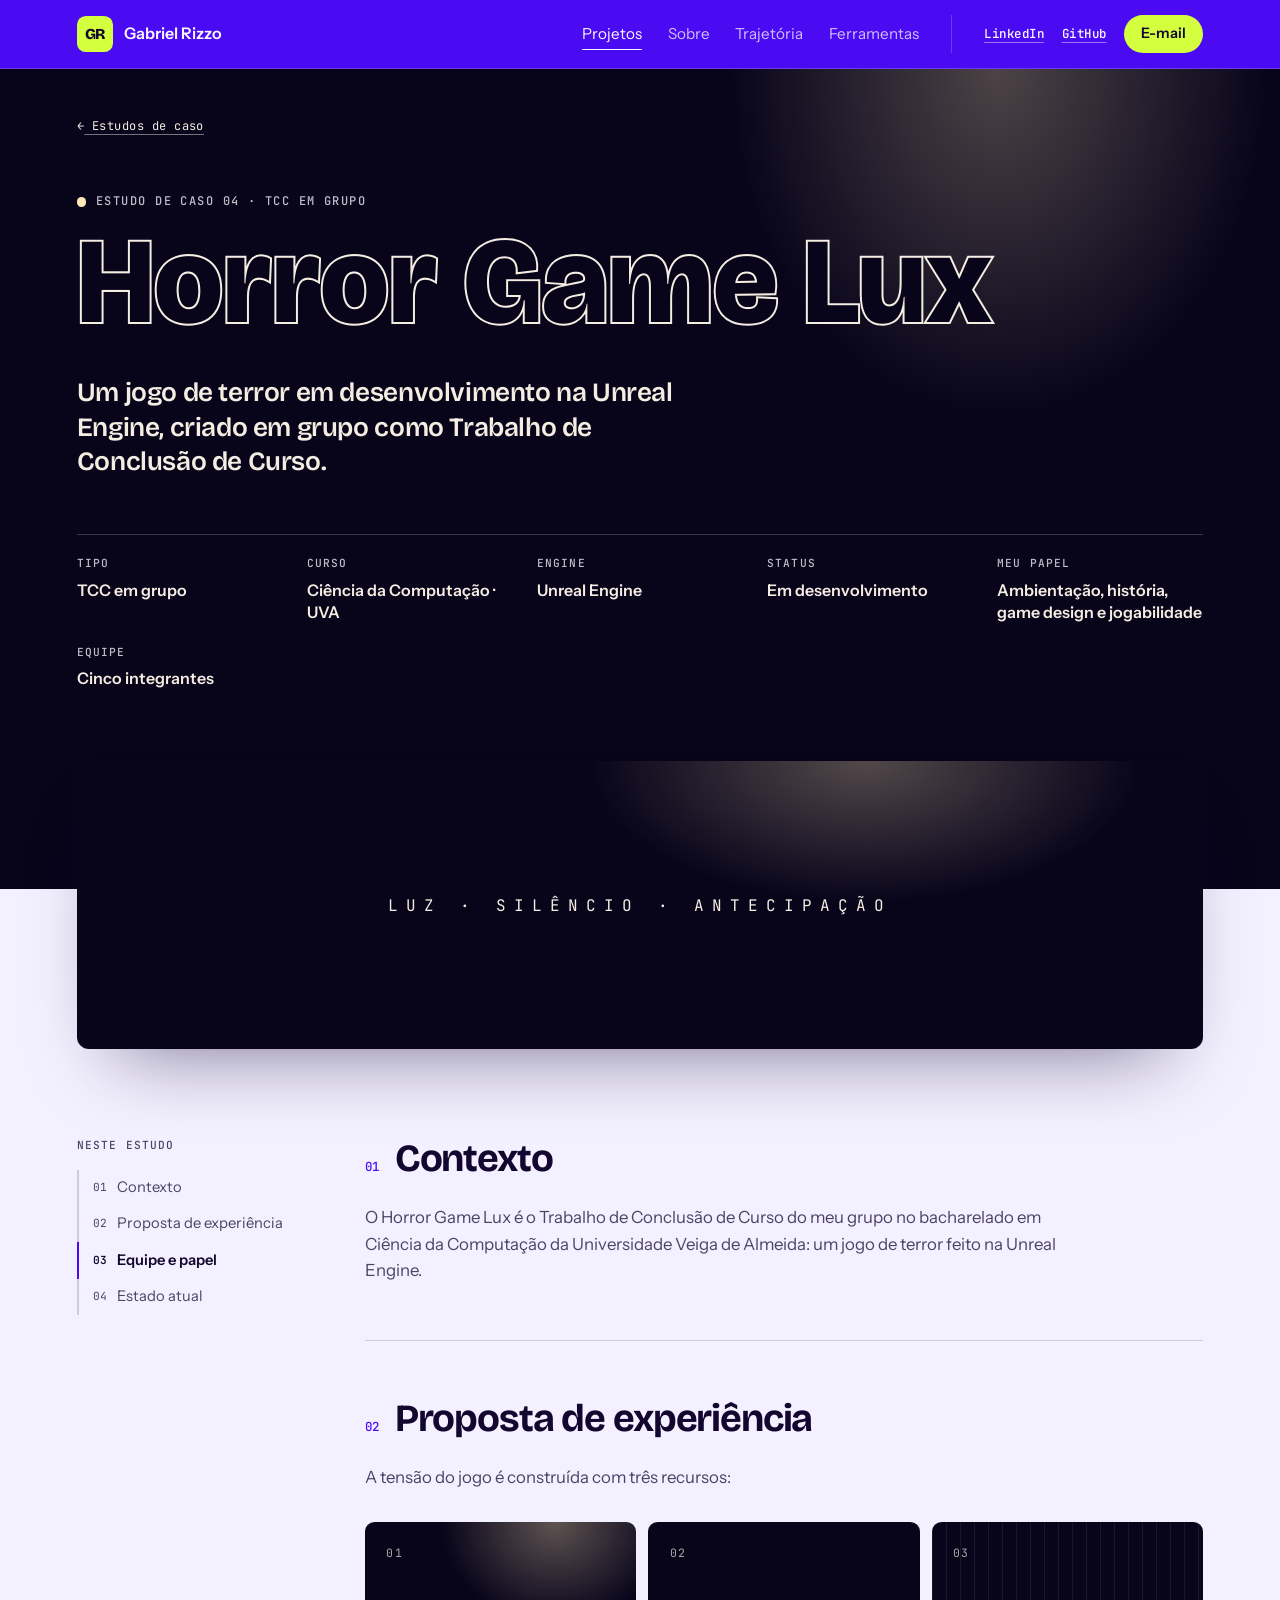
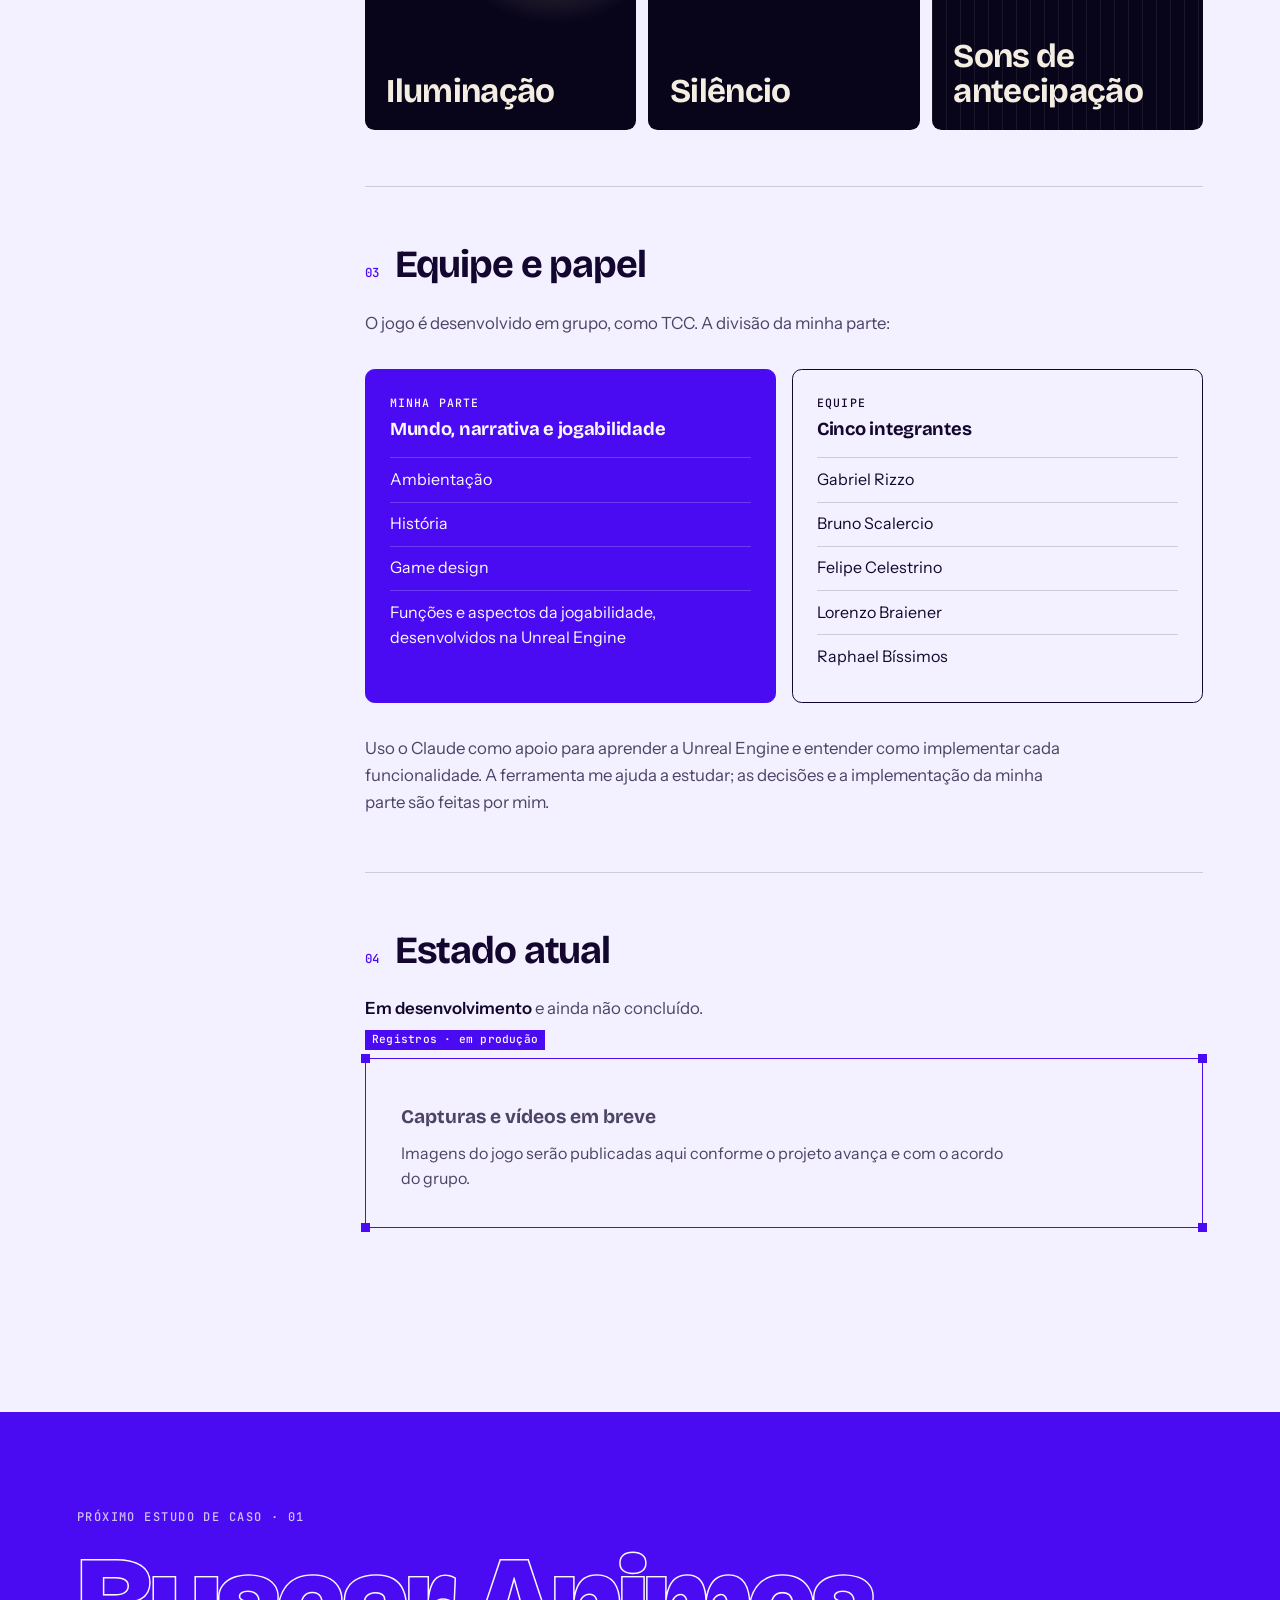
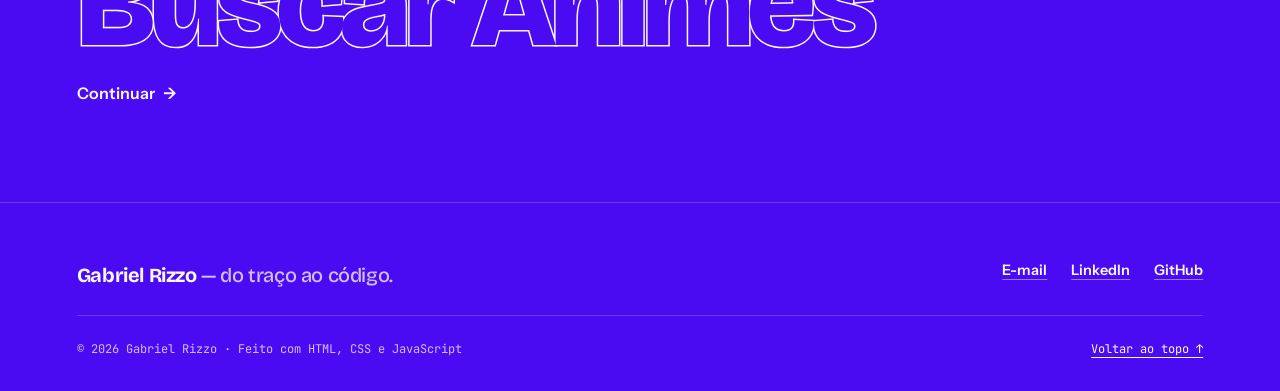
<file: projetos/horror-game-lux.html>
<!doctype html>
<html lang="pt-BR">
  <head>
    <meta charset="utf-8" />
    <meta name="viewport" content="width=device-width, initial-scale=1" />
    <title>Horror Game Lux · Estudo de caso · Gabriel Rizzo</title>
    <meta
      name="description"
      content="Horror Game Lux: jogo de terror em desenvolvimento na Unreal Engine, Trabalho de Conclusão de Curso em grupo."
    />
    <meta name="theme-color" content="#08041a" />
    <meta property="og:type" content="article" />
    <meta property="og:locale" content="pt_BR" />
    <meta property="og:title" content="Horror Game Lux · Estudo de caso de Gabriel Rizzo" />
    <link rel="icon" href="../assets/favicon.svg" type="image/svg+xml" />

    <link rel="preconnect" href="https://fonts.googleapis.com" />
    <link rel="preconnect" href="https://fonts.gstatic.com" crossorigin />
    <link
      rel="stylesheet"
      href="https://fonts.googleapis.com/css2?family=Bricolage+Grotesque:opsz,wght@12..96,400..800&family=Instrument+Sans:wght@400..700&family=JetBrains+Mono:wght@400;500&display=swap"
    />
    <link rel="stylesheet" href="../assets/css/base.css" />
    <link rel="stylesheet" href="../assets/css/case-study.css" />

    <script>
      document.documentElement.classList.add("js");
    </script>
    <script src="../assets/js/main.js" defer></script>
  </head>

  <body>
    <a class="skip-link" href="#conteudo">Pular para o conteúdo</a>

    <header class="site-header">
      <div class="site-header__inner">
        <a class="brand" href="../index.html">
          <span class="brand__mark" aria-hidden="true">GR</span>
          <span class="brand__name">Gabriel Rizzo</span>
        </a>
        <button class="nav-toggle" type="button" aria-expanded="false" aria-controls="site-nav">Menu</button>
        <div class="site-nav" id="site-nav">
          <nav aria-label="Seções">
            <ul class="site-nav__links">
              <li><a href="../index.html#projetos" aria-current="true">Projetos</a></li>
              <li><a href="../index.html#sobre">Sobre</a></li>
              <li><a href="../index.html#trajetoria">Trajetória</a></li>
              <li><a href="../index.html#ferramentas">Ferramentas</a></li>
            </ul>
          </nav>
          <div class="site-nav__contact">
            <a href="https://www.linkedin.com/in/gabriel-rizzo-352052266/" target="_blank" rel="noopener noreferrer">LinkedIn</a>
            <a href="https://github.com/gabrielrizzoo" target="_blank" rel="noopener noreferrer">GitHub</a>
            <a class="button button--primary button--small" href="mailto:gabriel.drizzo@gmail.com">E-mail</a>
          </div>
        </div>
      </div>
    </header>

    <main id="conteudo" class="case case--lux">
      <section class="case-hero" aria-labelledby="case-title">
        <div class="case-hero__inner">
          <p class="breadcrumb"><a href="../index.html#projetos"><span class="arrow arrow--left" aria-hidden="true">←</span> Estudos de caso</a></p>
          <p class="eyebrow case-hero__eyebrow">Estudo de caso 04 · TCC em grupo</p>
          <h1 class="case-hero__title outline" id="case-title">Horror Game Lux</h1>
          <p class="case-hero__lead">
            Um jogo de terror em desenvolvimento na Unreal Engine, criado em grupo como Trabalho de Conclusão de Curso.
          </p>
          <dl class="case-facts">
            <div><dt>Tipo</dt><dd>TCC em grupo</dd></div>
            <div><dt>Curso</dt><dd>Ciência da Computação · UVA</dd></div>
            <div><dt>Engine</dt><dd>Unreal Engine</dd></div>
            <div><dt>Status</dt><dd>Em desenvolvimento</dd></div>
            <div><dt>Meu papel</dt><dd>Ambientação, história, game design e jogabilidade</dd></div>
            <div><dt>Equipe</dt><dd>Cinco integrantes</dd></div>
          </dl>
        </div>
      </section>

      <div class="case-cover">
        <div class="case-cover__type" role="img" aria-label="Capa tipográfica: luz, silêncio e antecipação">
          <span>Luz · Silêncio · Antecipação</span>
        </div>
      </div>

      <div class="case-body">
        <div class="case-body__inner">
          <nav class="case-toc" aria-labelledby="toc-title">
            <p class="case-toc__title" id="toc-title">Neste estudo</p>
            <ol>
              <li><a href="#contexto"><span>01</span> Contexto</a></li>
              <li><a href="#proposta"><span>02</span> Proposta de experiência</a></li>
              <li><a href="#equipe"><span>03</span> Equipe e papel</a></li>
              <li><a href="#estado"><span>04</span> Estado atual</a></li>
            </ol>
          </nav>

          <div class="case-content">
            <section class="case-section" id="contexto" aria-labelledby="contexto-title">
              <div class="case-section__head"><span class="case-section__num">01</span><h2 id="contexto-title">Contexto</h2></div>
              <div class="prose">
                <p>
                  O Horror Game Lux é o Trabalho de Conclusão de Curso do meu grupo no bacharelado em Ciência da
                  Computação da Universidade Veiga de Almeida: um jogo de terror feito na Unreal Engine.
                </p>
              </div>
            </section>

            <section class="case-section" id="proposta" aria-labelledby="proposta-title">
              <div class="case-section__head"><span class="case-section__num">02</span><h2 id="proposta-title">Proposta de experiência</h2></div>
              <div class="prose"><p>A tensão do jogo é construída com três recursos:</p></div>
              <ol class="principles case-block">
                <li class="principle"><p class="principle__num">01</p><p class="principle__name">Iluminação</p></li>
                <li class="principle"><p class="principle__num">02</p><p class="principle__name">Silêncio</p></li>
                <li class="principle"><p class="principle__num">03</p><p class="principle__name">Sons de antecipação</p></li>
              </ol>
            </section>

            <section class="case-section" id="equipe" aria-labelledby="equipe-title">
              <div class="case-section__head"><span class="case-section__num">03</span><h2 id="equipe-title">Equipe e papel</h2></div>
              <div class="prose"><p>O jogo é desenvolvido em grupo, como TCC. A divisão da minha parte:</p></div>
              <div class="split case-block">
                <div class="split__col split__col--mine">
                  <p class="split__who">Minha parte</p>
                  <h3>Mundo, narrativa e jogabilidade</h3>
                  <ul>
                    <li>Ambientação</li>
                    <li>História</li>
                    <li>Game design</li>
                    <li>Funções e aspectos da jogabilidade, desenvolvidos na Unreal Engine</li>
                  </ul>
                </div>
                <div class="split__col">
                  <p class="split__who">Equipe</p>
                  <h3>Cinco integrantes</h3>
                  <ul>
                    <li>Gabriel Rizzo</li>
                    <li>Bruno Scalercio</li>
                    <li>Felipe Celestrino</li>
                    <li>Lorenzo Braiener</li>
                    <li>Raphael Bíssimos</li>
                  </ul>
                </div>
              </div>
              <div class="prose case-block">
                <p>
                  Uso o Claude como apoio para aprender a Unreal Engine e entender como implementar cada funcionalidade.
                  A ferramenta me ajuda a estudar; as decisões e a implementação da minha parte são feitas por mim.
                </p>
              </div>
            </section>

            <section class="case-section" id="estado" aria-labelledby="estado-title">
              <div class="case-section__head"><span class="case-section__num">04</span><h2 id="estado-title">Estado atual</h2></div>
              <div class="prose">
                <p><strong>Em desenvolvimento</strong> e ainda não concluído.</p>
              </div>
              <!-- REGISTROS: quando houver capturas ou vídeos autorizados pelo grupo, adicione uma seção
                   case-gallery como nos outros estudos de caso. -->
              <div class="frame pending">
                <span class="frame__label" aria-hidden="true">Registros · em produção</span>
                <p class="pending__title">Capturas e vídeos em breve</p>
                <p>Imagens do jogo serão publicadas aqui conforme o projeto avança e com o acordo do grupo.</p>
              </div>
            </section>
          </div>
        </div>
      </div>

      <nav class="case-next" aria-label="Próximo estudo de caso">
        <a class="case-next__link" href="buscar-animes.html">
          <span class="eyebrow">Próximo estudo de caso · 01</span>
          <span class="case-next__title outline">Buscar Animes</span>
          <span class="case-next__cta">Continuar <span class="arrow arrow--right" aria-hidden="true">→</span></span>
        </a>
      </nav>
    </main>

    <footer class="site-footer">
      <div class="site-footer__inner">
        <p class="site-footer__brand">Gabriel Rizzo <span>— do traço ao código.</span></p>
        <ul class="link-list site-footer__links">
          <li><a href="mailto:gabriel.drizzo@gmail.com">E-mail</a></li>
          <li><a href="https://www.linkedin.com/in/gabriel-rizzo-352052266/" target="_blank" rel="noopener noreferrer">LinkedIn</a></li>
          <li><a href="https://github.com/gabrielrizzoo" target="_blank" rel="noopener noreferrer">GitHub</a></li>
        </ul>
        <p class="site-footer__meta">
          <span>© <span data-year>2026</span> Gabriel Rizzo · Feito com HTML, CSS e JavaScript</span>
          <a href="#conteudo">Voltar ao topo ↑</a>
        </p>
      </div>
    </footer>
  </body>
</html>
</file>
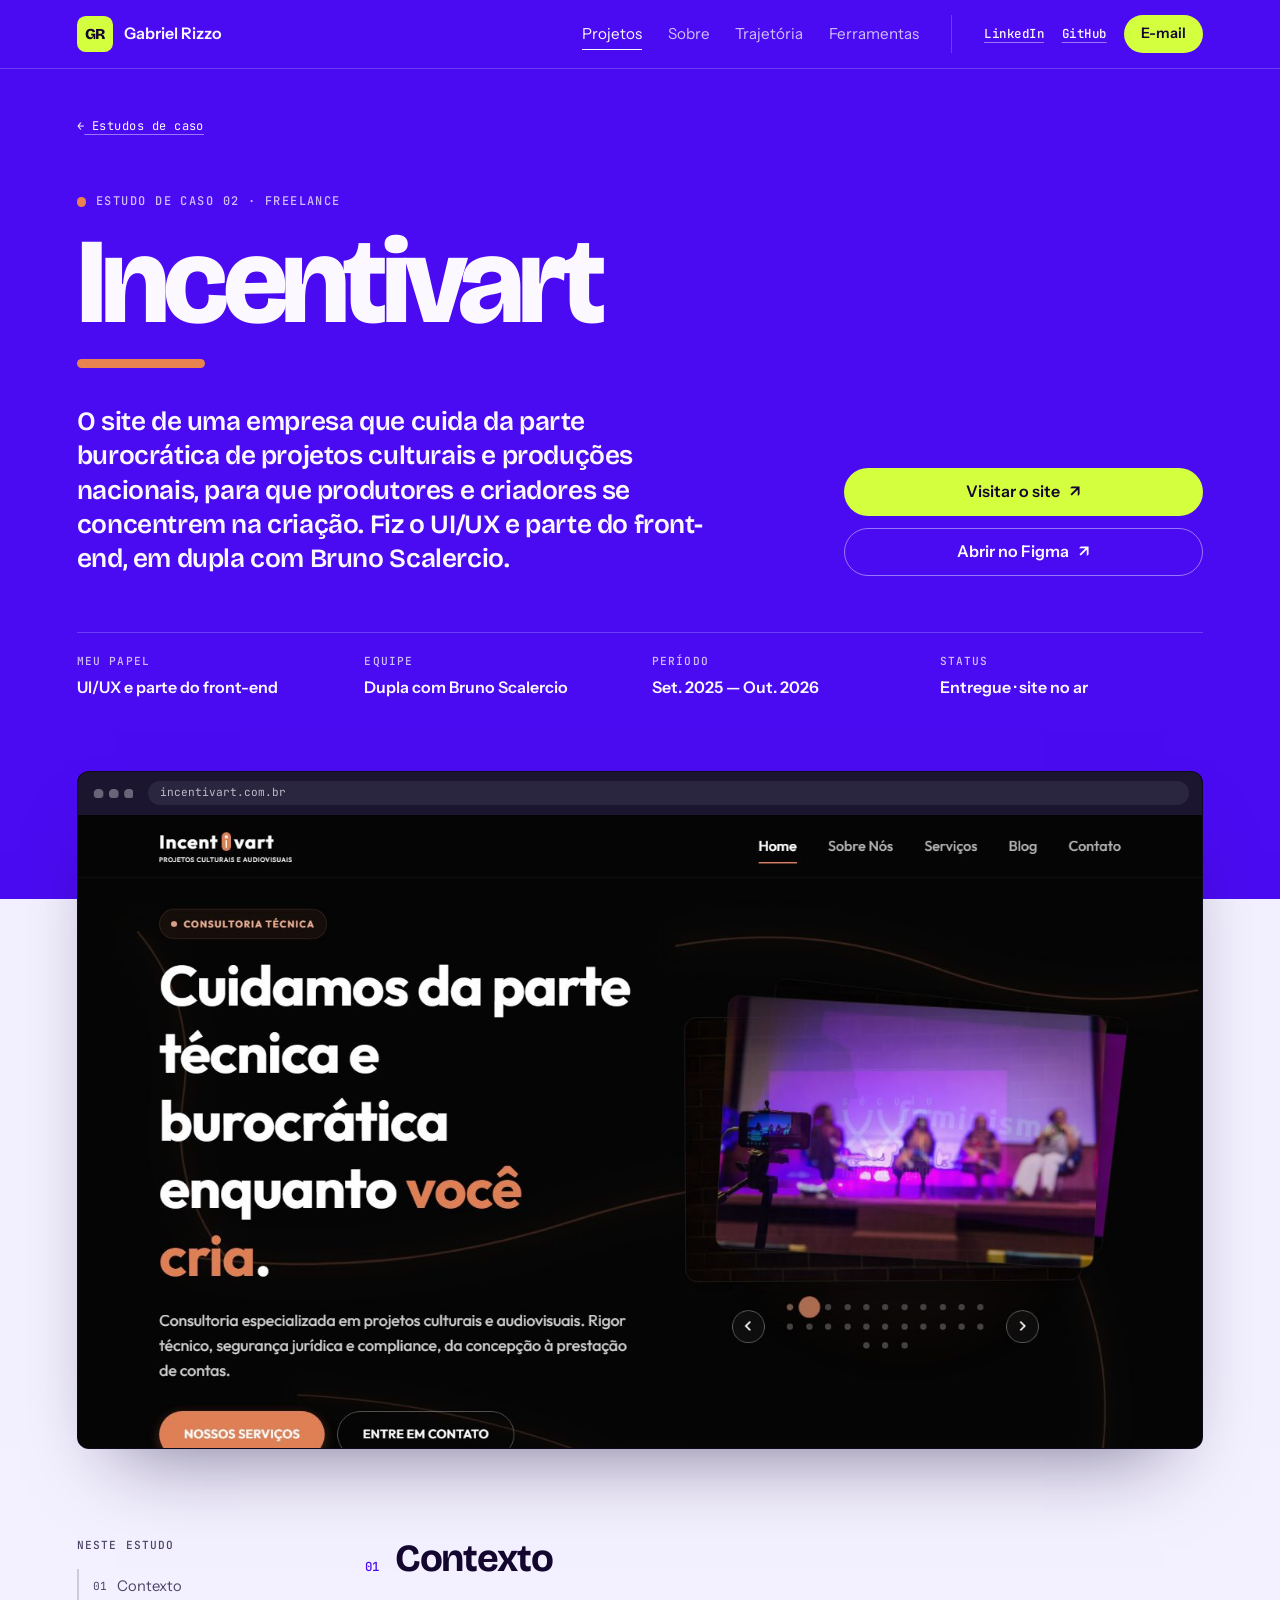
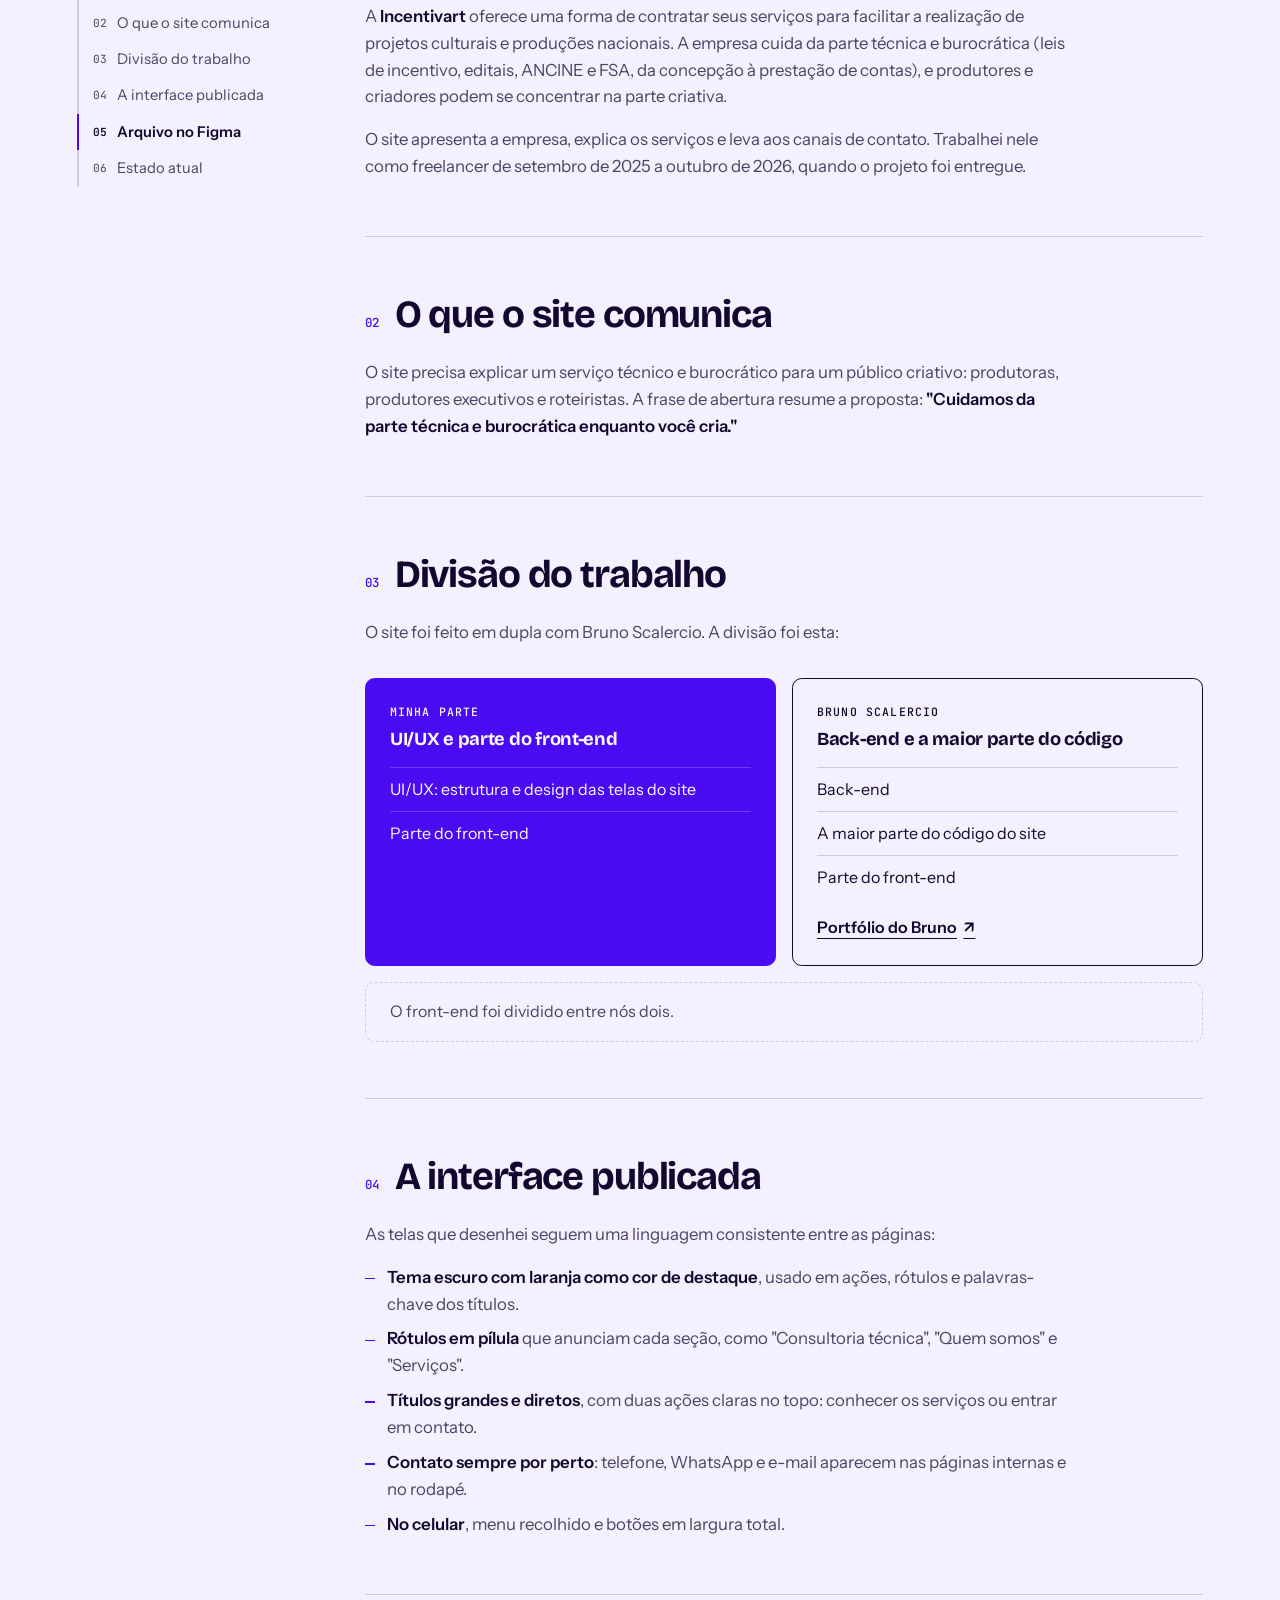
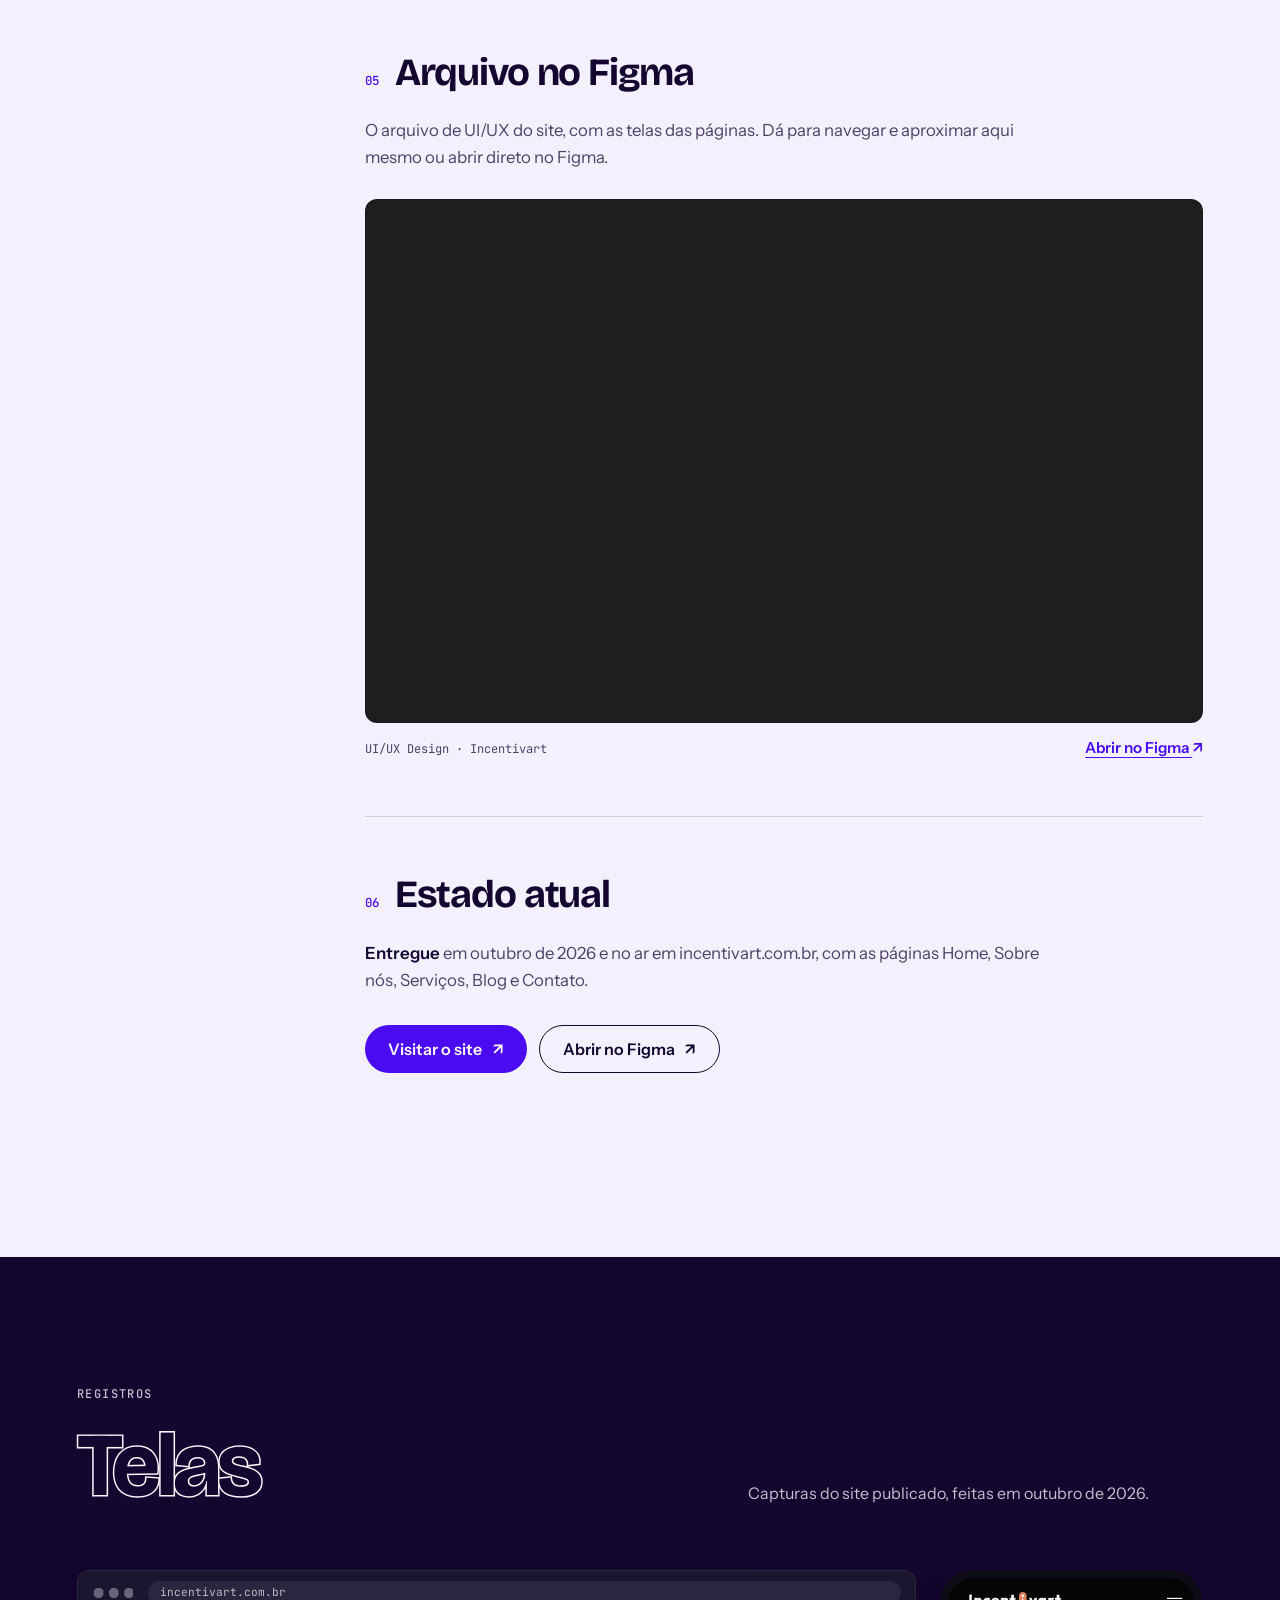
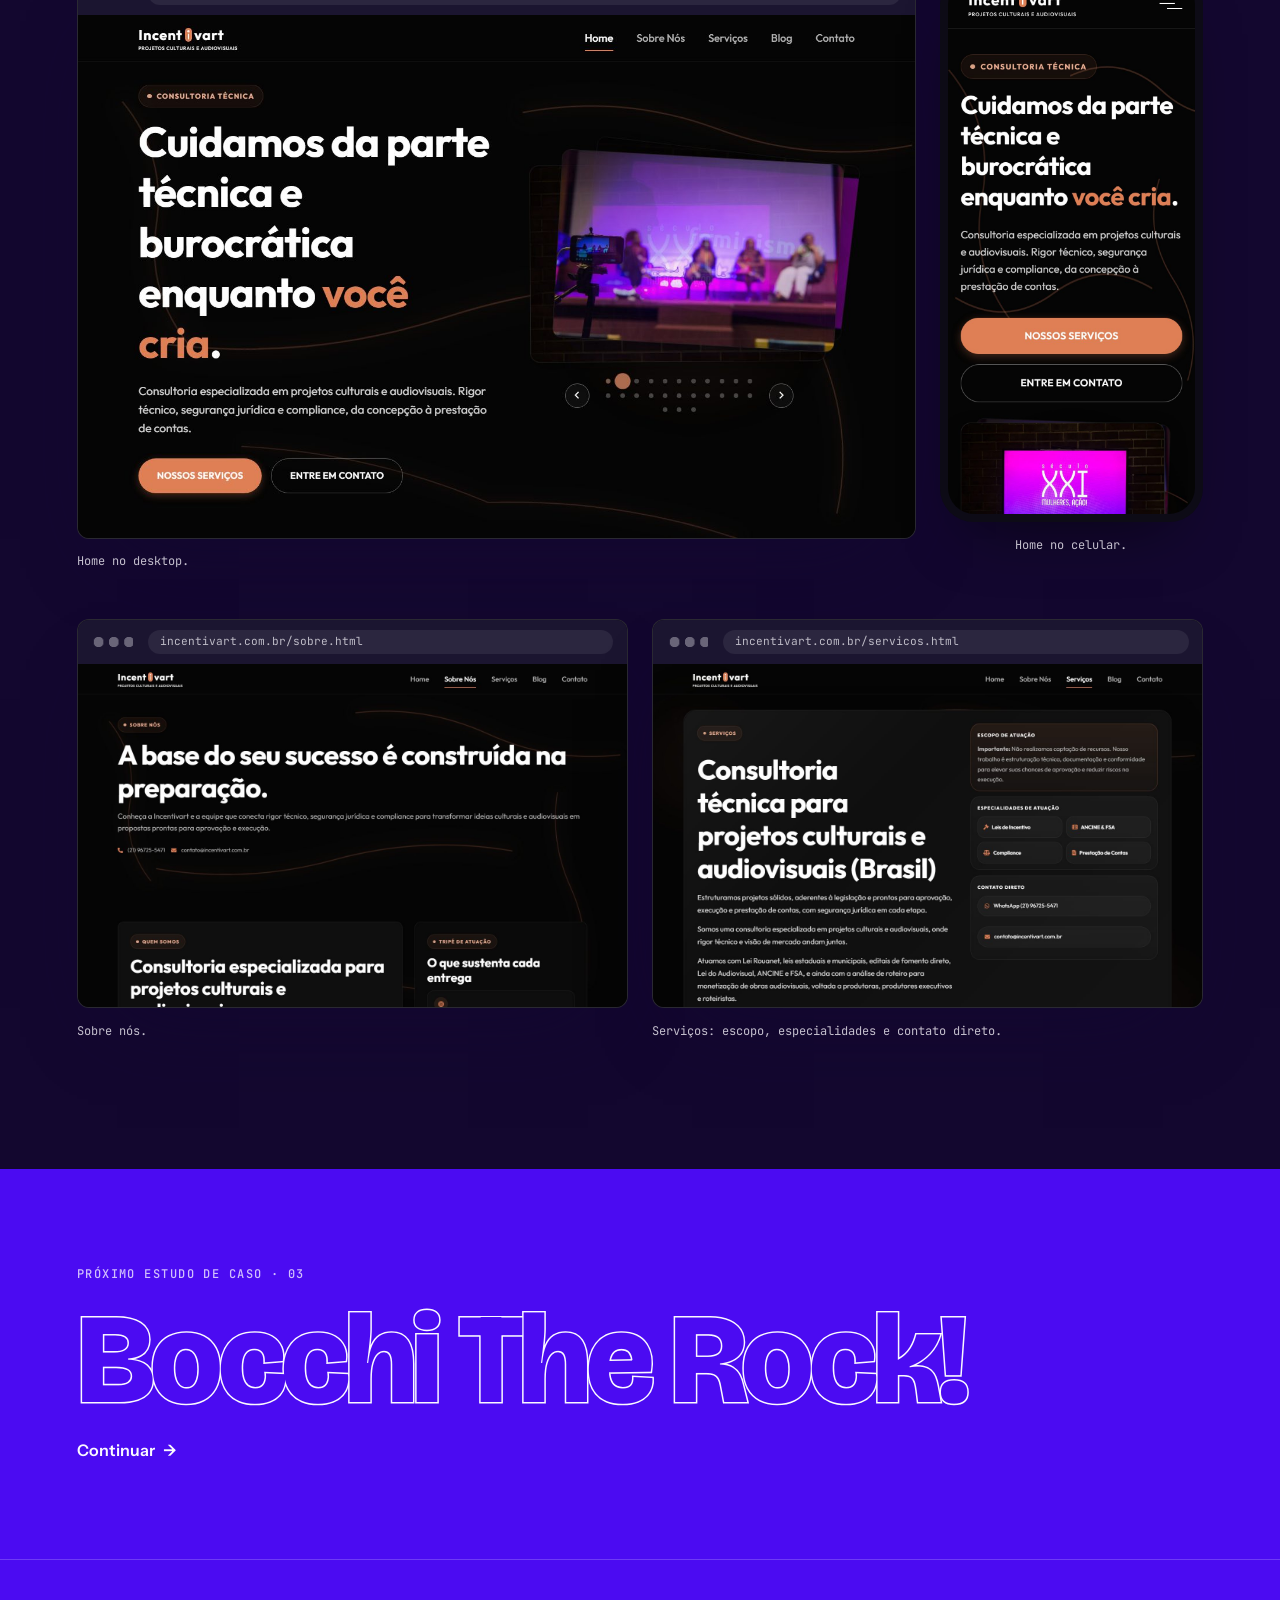
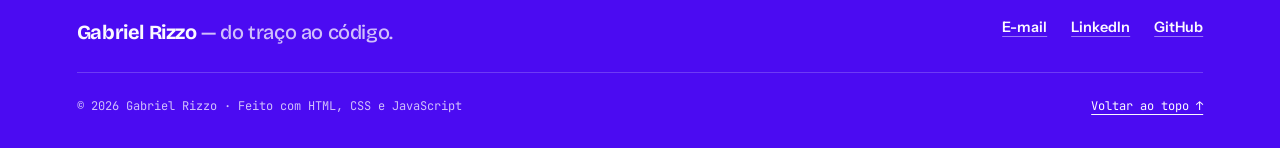
<file: projetos/incentivart.html>
<!doctype html>
<html lang="pt-BR">
  <head>
    <meta charset="utf-8" />
    <meta name="viewport" content="width=device-width, initial-scale=1" />
    <title>Incentivart · Estudo de caso · Gabriel Rizzo</title>
    <meta
      name="description"
      content="Estudo de caso da Incentivart: site de uma empresa que cuida da parte burocrática de projetos culturais. UI/UX e parte do front-end, em dupla com Bruno Scalercio."
    />
    <meta name="theme-color" content="#4b0bf2" />
    <meta property="og:type" content="article" />
    <meta property="og:locale" content="pt_BR" />
    <meta property="og:title" content="Incentivart · Estudo de caso de Gabriel Rizzo" />
    <link rel="icon" href="../assets/favicon.svg" type="image/svg+xml" />

    <link rel="preconnect" href="https://fonts.googleapis.com" />
    <link rel="preconnect" href="https://fonts.gstatic.com" crossorigin />
    <link
      rel="stylesheet"
      href="https://fonts.googleapis.com/css2?family=Bricolage+Grotesque:opsz,wght@12..96,400..800&family=Instrument+Sans:wght@400..700&family=JetBrains+Mono:wght@400;500&display=swap"
    />
    <link rel="stylesheet" href="../assets/css/base.css" />
    <link rel="stylesheet" href="../assets/css/case-study.css" />

    <script>
      document.documentElement.classList.add("js");
    </script>
    <script src="../assets/js/main.js" defer></script>
  </head>

  <body>
    <a class="skip-link" href="#conteudo">Pular para o conteúdo</a>

    <header class="site-header">
      <div class="site-header__inner">
        <a class="brand" href="../index.html">
          <span class="brand__mark" aria-hidden="true">GR</span>
          <span class="brand__name">Gabriel Rizzo</span>
        </a>
        <button class="nav-toggle" type="button" aria-expanded="false" aria-controls="site-nav">Menu</button>
        <div class="site-nav" id="site-nav">
          <nav aria-label="Seções">
            <ul class="site-nav__links">
              <li><a href="../index.html#projetos" aria-current="true">Projetos</a></li>
              <li><a href="../index.html#sobre">Sobre</a></li>
              <li><a href="../index.html#trajetoria">Trajetória</a></li>
              <li><a href="../index.html#ferramentas">Ferramentas</a></li>
            </ul>
          </nav>
          <div class="site-nav__contact">
            <a href="https://www.linkedin.com/in/gabriel-rizzo-352052266/" target="_blank" rel="noopener noreferrer">LinkedIn</a>
            <a href="https://github.com/gabrielrizzoo" target="_blank" rel="noopener noreferrer">GitHub</a>
            <a class="button button--primary button--small" href="mailto:gabriel.drizzo@gmail.com">E-mail</a>
          </div>
        </div>
      </div>
    </header>

    <main id="conteudo" class="case case--incentivart">
      <section class="case-hero" aria-labelledby="case-title">
        <div class="case-hero__inner">
          <p class="breadcrumb"><a href="../index.html#projetos"><span class="arrow arrow--left" aria-hidden="true">←</span> Estudos de caso</a></p>
          <p class="eyebrow case-hero__eyebrow">Estudo de caso 02 · Freelance</p>
          <h1 class="case-hero__title" id="case-title">Incentivart</h1>
          <p class="case-hero__lead">
            O site de uma empresa que cuida da parte burocrática de projetos culturais e produções nacionais, para que
            produtores e criadores se concentrem na criação. Fiz o UI/UX e parte do front-end, em dupla com Bruno
            Scalercio.
          </p>
          <div class="case-hero__actions">
            <a class="button button--primary" href="https://incentivart.com.br/" target="_blank" rel="noopener noreferrer">Visitar o site <span class="arrow" aria-hidden="true">↗</span></a>
            <a class="button button--ghost" href="https://www.figma.com/design/2FRZjamnIA4klNzkb12aL9/UI-UX-Design---Incentivart?node-id=0-1&amp;t=ty2zNRIPwr5M084P-1" target="_blank" rel="noopener noreferrer">Abrir no Figma <span class="arrow" aria-hidden="true">↗</span></a>
          </div>
          <dl class="case-facts">
            <div><dt>Meu papel</dt><dd>UI/UX e parte do front-end</dd></div>
            <div><dt>Equipe</dt><dd>Dupla com Bruno Scalercio</dd></div>
            <div><dt>Período</dt><dd>Set. 2025 — Out. 2026</dd></div>
            <div><dt>Status</dt><dd>Entregue · site no ar</dd></div>
          </dl>
        </div>
      </section>

      <div class="case-cover">
        <figure class="browser">
          <div class="browser__bar"><span class="browser__url">incentivart.com.br</span></div>
          <img
            src="../assets/images/projects/incentivart/home-desktop.jpg"
            alt="Página inicial da Incentivart: título Cuidamos da parte técnica e burocrática enquanto você cria, com os botões Nossos serviços e Entre em contato e um carrossel de fotos de eventos."
            width="1440"
            height="900"
          />
        </figure>
      </div>

      <div class="case-body">
        <div class="case-body__inner">
          <nav class="case-toc" aria-labelledby="toc-title">
            <p class="case-toc__title" id="toc-title">Neste estudo</p>
            <ol>
              <li><a href="#contexto"><span>01</span> Contexto</a></li>
              <li><a href="#mensagem"><span>02</span> O que o site comunica</a></li>
              <li><a href="#papel"><span>03</span> Divisão do trabalho</a></li>
              <li><a href="#interface"><span>04</span> A interface publicada</a></li>
              <li><a href="#figma"><span>05</span> Arquivo no Figma</a></li>
              <li><a href="#estado"><span>06</span> Estado atual</a></li>
            </ol>
          </nav>

          <div class="case-content">
            <section class="case-section" id="contexto" aria-labelledby="contexto-title">
              <div class="case-section__head"><span class="case-section__num">01</span><h2 id="contexto-title">Contexto</h2></div>
              <div class="prose">
                <p>
                  A <strong>Incentivart</strong> oferece uma forma de contratar seus serviços para facilitar a realização
                  de projetos culturais e produções nacionais. A empresa cuida da parte técnica e burocrática (leis de
                  incentivo, editais, ANCINE e FSA, da concepção à prestação de contas), e produtores e criadores podem
                  se concentrar na parte criativa.
                </p>
                <p>
                  O site apresenta a empresa, explica os serviços e leva aos canais de contato. Trabalhei nele como
                  freelancer de setembro de 2025 a outubro de 2026, quando o projeto foi entregue.
                </p>
              </div>
            </section>

            <section class="case-section" id="mensagem" aria-labelledby="mensagem-title">
              <div class="case-section__head"><span class="case-section__num">02</span><h2 id="mensagem-title">O que o site comunica</h2></div>
              <div class="prose">
                <p>
                  O site precisa explicar um serviço técnico e burocrático para um público criativo: produtoras,
                  produtores executivos e roteiristas. A frase de abertura resume a proposta:
                  <strong>"Cuidamos da parte técnica e burocrática enquanto você cria."</strong>
                </p>
              </div>
            </section>

            <section class="case-section" id="papel" aria-labelledby="papel-title">
              <div class="case-section__head"><span class="case-section__num">03</span><h2 id="papel-title">Divisão do trabalho</h2></div>
              <div class="prose"><p>O site foi feito em dupla com Bruno Scalercio. A divisão foi esta:</p></div>
              <div class="split case-block">
                <div class="split__col split__col--mine">
                  <p class="split__who">Minha parte</p>
                  <h3>UI/UX e parte do front-end</h3>
                  <ul>
                    <li>UI/UX: estrutura e design das telas do site</li>
                    <li>Parte do front-end</li>
                  </ul>
                </div>
                <div class="split__col">
                  <p class="split__who">Bruno Scalercio</p>
                  <h3>Back-end e a maior parte do código</h3>
                  <ul>
                    <li>Back-end</li>
                    <li>A maior parte do código do site</li>
                    <li>Parte do front-end</li>
                  </ul>
                  <a class="split__link" href="https://sccar-ps.github.io/BrScweb/" target="_blank" rel="noopener noreferrer">Portfólio do Bruno <span class="arrow" aria-hidden="true">↗</span></a>
                </div>
                <p class="split__shared">O front-end foi dividido entre nós dois.</p>
              </div>
            </section>

            <section class="case-section" id="interface" aria-labelledby="interface-title">
              <div class="case-section__head"><span class="case-section__num">04</span><h2 id="interface-title">A interface publicada</h2></div>
              <div class="prose">
                <p>As telas que desenhei seguem uma linguagem consistente entre as páginas:</p>
                <ul>
                  <li><strong>Tema escuro com laranja como cor de destaque</strong>, usado em ações, rótulos e palavras-chave dos títulos.</li>
                  <li><strong>Rótulos em pílula</strong> que anunciam cada seção, como "Consultoria técnica", "Quem somos" e "Serviços".</li>
                  <li><strong>Títulos grandes e diretos</strong>, com duas ações claras no topo: conhecer os serviços ou entrar em contato.</li>
                  <li><strong>Contato sempre por perto</strong>: telefone, WhatsApp e e-mail aparecem nas páginas internas e no rodapé.</li>
                  <li><strong>No celular</strong>, menu recolhido e botões em largura total.</li>
                </ul>
              </div>
            </section>

            <section class="case-section" id="figma" aria-labelledby="figma-title">
              <div class="case-section__head"><span class="case-section__num">05</span><h2 id="figma-title">Arquivo no Figma</h2></div>
              <div class="prose">
                <p>O arquivo de UI/UX do site, com as telas das páginas. Dá para navegar e aproximar aqui mesmo ou abrir direto no Figma.</p>
              </div>
              <figure class="figma-embed">
                <div class="figma-embed__frame">
                  <iframe src="https://embed.figma.com/design/2FRZjamnIA4klNzkb12aL9/UI-UX-Design---Incentivart?node-id=0-1&amp;embed-host=share" title="Arquivo de UI/UX do site da Incentivart no Figma" loading="lazy" allowfullscreen></iframe>
                </div>
                <figcaption class="figma-embed__caption">
                  <span>UI/UX Design · Incentivart</span>
                  <a href="https://www.figma.com/design/2FRZjamnIA4klNzkb12aL9/UI-UX-Design---Incentivart?node-id=0-1&amp;t=ty2zNRIPwr5M084P-1" target="_blank" rel="noopener noreferrer">Abrir no Figma <span class="arrow" aria-hidden="true">↗</span></a>
                </figcaption>
              </figure>
            </section>

            <section class="case-section" id="estado" aria-labelledby="estado-title">
              <div class="case-section__head"><span class="case-section__num">06</span><h2 id="estado-title">Estado atual</h2></div>
              <div class="prose">
                <p>
                  <strong>Entregue</strong> em outubro de 2026 e no ar em incentivart.com.br, com as páginas Home, Sobre
                  nós, Serviços, Blog e Contato.
                </p>
              </div>
              <!-- Se o código puder ser mostrado, adicione aqui o link do repositório. -->
              <div class="case-links">
                <a class="button button--primary" href="https://incentivart.com.br/" target="_blank" rel="noopener noreferrer">Visitar o site <span class="arrow" aria-hidden="true">↗</span></a>
                <a class="button button--ghost" href="https://www.figma.com/design/2FRZjamnIA4klNzkb12aL9/UI-UX-Design---Incentivart?node-id=0-1&amp;t=ty2zNRIPwr5M084P-1" target="_blank" rel="noopener noreferrer">Abrir no Figma <span class="arrow" aria-hidden="true">↗</span></a>
              </div>
            </section>
          </div>
        </div>
      </div>

      <section class="case-gallery on-ink" aria-labelledby="registros-title">
        <div class="container">
          <header class="case-gallery__header">
            <div>
              <p class="eyebrow">Registros</p>
              <h2 class="section-title" id="registros-title">Telas</h2>
            </div>
            <p>Capturas do site publicado, feitas em outubro de 2026.</p>
          </header>
          <div class="gallery">
            <figure class="gallery__item gallery__item--main">
              <div class="browser">
                <div class="browser__bar"><span class="browser__url">incentivart.com.br</span></div>
                <img src="../assets/images/projects/incentivart/home-desktop.jpg" alt="Página inicial no desktop, com título, texto de apresentação, dois botões e carrossel de fotos." width="1440" height="900" loading="lazy" decoding="async" />
              </div>
              <figcaption>Home no desktop.</figcaption>
            </figure>
            <figure class="gallery__item gallery__item--phone">
              <div class="phone"><img src="../assets/images/projects/incentivart/home-mobile.jpg" alt="Página inicial no celular, com menu recolhido, título e botões em largura total." width="780" height="1688" loading="lazy" decoding="async" /></div>
              <figcaption>Home no celular.</figcaption>
            </figure>
            <figure class="gallery__item">
              <div class="browser">
                <div class="browser__bar"><span class="browser__url">incentivart.com.br/sobre.html</span></div>
                <img src="../assets/images/projects/incentivart/sobre-desktop.jpg" alt="Página Sobre nós, com o título A base do seu sucesso é construída na preparação e os contatos logo abaixo." width="1440" height="900" loading="lazy" decoding="async" />
              </div>
              <figcaption>Sobre nós.</figcaption>
            </figure>
            <figure class="gallery__item">
              <div class="browser">
                <div class="browser__bar"><span class="browser__url">incentivart.com.br/servicos.html</span></div>
                <img src="../assets/images/projects/incentivart/servicos-desktop.jpg" alt="Página Serviços, com o título Consultoria técnica para projetos culturais e audiovisuais e painéis de escopo, especialidades e contato direto." width="1440" height="900" loading="lazy" decoding="async" />
              </div>
              <figcaption>Serviços: escopo, especialidades e contato direto.</figcaption>
            </figure>
          </div>
        </div>
      </section>

      <nav class="case-next" aria-label="Próximo estudo de caso">
        <a class="case-next__link" href="bocchi-the-rock.html">
          <span class="eyebrow">Próximo estudo de caso · 03</span>
          <span class="case-next__title outline">Bocchi The Rock!</span>
          <span class="case-next__cta">Continuar <span class="arrow arrow--right" aria-hidden="true">→</span></span>
        </a>
      </nav>
    </main>

    <footer class="site-footer">
      <div class="site-footer__inner">
        <p class="site-footer__brand">Gabriel Rizzo <span>— do traço ao código.</span></p>
        <ul class="link-list site-footer__links">
          <li><a href="mailto:gabriel.drizzo@gmail.com">E-mail</a></li>
          <li><a href="https://www.linkedin.com/in/gabriel-rizzo-352052266/" target="_blank" rel="noopener noreferrer">LinkedIn</a></li>
          <li><a href="https://github.com/gabrielrizzoo" target="_blank" rel="noopener noreferrer">GitHub</a></li>
        </ul>
        <p class="site-footer__meta">
          <span>© <span data-year>2026</span> Gabriel Rizzo · Feito com HTML, CSS e JavaScript</span>
          <a href="#conteudo">Voltar ao topo ↑</a>
        </p>
      </div>
    </footer>
  </body>
</html>
</file>
<file: assets/css/base.css>
/* ==========================================================================
   Portfólio · Gabriel Rizzo — base compartilhada
   Identidade "Do traço ao código":
   - contorno (traço)  → design, títulos de seção
   - sólido            → interface, títulos de conteúdo
   - mono              → código, rótulos e metadados
   Cor por função: violeta = vitrine · papel = leitura · tinta = técnico
   ========================================================================== */

:root {
  /* Cores */
  --violet: #4b0bf2;
  --violet-dark: #3a07c4;
  --ink: #13072f;
  --ink-2: #1c0c42;
  --paper: #f3f0ff;
  --white: #fbf9ff;
  --lime: #d4ff3f;

  --muted: rgba(251, 249, 255, 0.76);
  --line: rgba(251, 249, 255, 0.2);
  --line-strong: rgba(251, 249, 255, 0.45);
  --ink-muted: rgba(19, 7, 47, 0.74);
  --ink-line: rgba(19, 7, 47, 0.16);

  /* Tipografia */
  --font-display: "Bricolage Grotesque", "Arial Narrow", system-ui, sans-serif;
  --font-body: "Instrument Sans", system-ui, -apple-system, "Segoe UI", Roboto, sans-serif;
  --font-mono: "JetBrains Mono", ui-monospace, "Cascadia Code", Consolas, monospace;

  /* Layout */
  --max: 76rem;
  --gutter: clamp(1.25rem, 6vw, 6.5rem);
  --section-space: clamp(4.5rem, 10vw, 9rem);
  --header-h: 4.25rem;

  --ease: cubic-bezier(0.2, 0.7, 0.2, 1);
}

/* --------------------------------------------------------------------------
   Base
   -------------------------------------------------------------------------- */

*,
*::before,
*::after {
  box-sizing: border-box;
}

html {
  -webkit-text-size-adjust: 100%;
  text-size-adjust: 100%;
}

@media (prefers-reduced-motion: no-preference) {
  html {
    scroll-behavior: smooth;
  }
}

body {
  margin: 0;
  overflow-x: hidden;
  color: var(--white);
  background: var(--violet);
  font-family: var(--font-body);
  font-size: 1rem;
  line-height: 1.6;
  -webkit-font-smoothing: antialiased;
}

img,
svg {
  display: block;
  max-width: 100%;
}

h1,
h2,
h3,
h4,
p,
ul,
ol,
dl,
dd,
figure {
  margin: 0;
}

ul,
ol {
  padding: 0;
  list-style: none;
}

a {
  color: inherit;
}

button {
  font: inherit;
}

:focus-visible {
  outline: 2px solid var(--lime);
  outline-offset: 4px;
}

section[id],
[id].case-section {
  scroll-margin-top: calc(var(--header-h) + 1rem);
}

/* --------------------------------------------------------------------------
   Utilitários
   -------------------------------------------------------------------------- */

.visually-hidden {
  position: absolute !important;
  width: 1px;
  height: 1px;
  padding: 0;
  margin: -1px;
  overflow: hidden;
  clip: rect(0 0 0 0);
  white-space: nowrap;
  border: 0;
}

.nowrap {
  white-space: nowrap;
}

.container {
  width: 100%;
  max-width: var(--max);
  margin: 0 auto;
}

.eyebrow {
  color: var(--muted);
  font-family: var(--font-mono);
  font-size: 0.75rem;
  font-weight: 500;
  letter-spacing: 0.12em;
  text-transform: uppercase;
}

.skip-link {
  position: absolute;
  top: 0.75rem;
  left: 0.75rem;
  z-index: 100;
  padding: 0.6rem 1rem;
  color: var(--ink);
  background: var(--lime);
  font-weight: 600;
  text-decoration: none;
  transform: translateY(-200%);
}

.skip-link:focus {
  transform: none;
}

/* --------------------------------------------------------------------------
   Traço: texto contornado
   A fonte é variável e tem contornos sobrepostos. O texto é preenchido com
   a cor do fundo (--outline-fill) e o stroke é pintado antes do preenchimento,
   então só a metade externa do traço aparece e as sobreposições somem.
   -------------------------------------------------------------------------- */

.outline,
.section-title {
  --outline-fill: var(--violet);
  --outline-stroke: var(--white);
  --outline-width: 3px;

  color: var(--outline-fill);
  -webkit-text-stroke: var(--outline-width) var(--outline-stroke);
  paint-order: stroke fill;
}

.section-title {
  font-family: var(--font-display);
  font-size: clamp(3.2rem, 8.5vw, 7.5rem);
  font-weight: 700;
  letter-spacing: -0.04em;
  line-height: 0.91;
}

.on-paper .outline,
.on-paper .section-title {
  --outline-fill: var(--paper);
  --outline-stroke: var(--ink);
}

.on-ink .outline,
.on-ink .section-title {
  --outline-fill: var(--ink);
}

@supports not (-webkit-text-stroke: 1px black) {
  .outline,
  .section-title {
    color: var(--outline-stroke);
  }
}

@media (forced-colors: active) {
  .outline,
  .section-title {
    color: CanvasText;
    -webkit-text-stroke: 0;
  }
}

/* --------------------------------------------------------------------------
   Moldura de seleção (motivo gráfico: o "frame" de uma ferramenta de design)
   Uso: <span class="frame">…<span class="frame__label">rótulo</span></span>
   -------------------------------------------------------------------------- */

.frame {
  --frame-color: var(--lime);
  --frame-handle: 9px;
  --frame-inset: 0px;

  position: relative;
  display: inline-block;
}

.frame::before,
.frame::after {
  position: absolute;
  inset: var(--frame-inset);
  content: "";
  pointer-events: none;
}

.frame::before {
  border: 1.5px solid var(--frame-color);
}

.frame::after {
  margin: calc(var(--frame-handle) / -2 + 0.75px);
  background:
    linear-gradient(var(--frame-color) 0 0) top left / var(--frame-handle) var(--frame-handle) no-repeat,
    linear-gradient(var(--frame-color) 0 0) top right / var(--frame-handle) var(--frame-handle) no-repeat,
    linear-gradient(var(--frame-color) 0 0) bottom left / var(--frame-handle) var(--frame-handle) no-repeat,
    linear-gradient(var(--frame-color) 0 0) bottom right / var(--frame-handle) var(--frame-handle) no-repeat;
}

.frame__label {
  position: absolute;
  bottom: calc(100% - var(--frame-inset) + 0.5rem);
  left: var(--frame-inset);
  padding: 0.15rem 0.45rem;
  color: var(--ink);
  background: var(--frame-color);
  font-family: var(--font-mono);
  font-size: 0.7rem;
  font-weight: 500;
  letter-spacing: 0.02em;
  line-height: 1.4;
  white-space: nowrap;
  -webkit-text-stroke: 0;
}

/* --------------------------------------------------------------------------
   Botões
   -------------------------------------------------------------------------- */

.button {
  display: inline-flex;
  align-items: center;
  justify-content: center;
  gap: 0.6rem;
  min-height: 3rem;
  padding: 0.75rem 1.4rem;
  border: 1.5px solid transparent;
  border-radius: 999px;
  font-weight: 600;
  line-height: 1.2;
  text-decoration: none;
  transition:
    background-color 200ms ease,
    color 200ms ease,
    border-color 200ms ease;
}

.button--small {
  min-height: 2.4rem;
  padding: 0.45rem 1rem;
  font-size: 0.9rem;
}

.button--primary {
  color: var(--ink);
  background: var(--lime);
}

.button--primary:hover {
  background: var(--white);
}

.button--ghost {
  border-color: var(--line-strong);
}

.button--ghost:hover {
  border-color: var(--white);
  color: var(--violet);
  background: var(--white);
}

.arrow {
  display: inline-block;
  transition: transform 180ms ease;
}

a:hover > .arrow,
a:focus-visible > .arrow {
  transform: translate(3px, -3px);
}

a:hover > .arrow--down,
a:focus-visible > .arrow--down {
  transform: translateY(3px);
}

a:hover > .arrow--right,
a:focus-visible > .arrow--right {
  transform: translateX(4px);
}

a:hover > .arrow--left,
a:focus-visible > .arrow--left {
  transform: translateX(-4px);
}

/* --------------------------------------------------------------------------
   Cabeçalho e navegação
   -------------------------------------------------------------------------- */

.site-header {
  position: sticky;
  top: 0;
  z-index: 50;
  border-bottom: 1px solid var(--line);
  background: var(--violet);
}

.site-header__inner {
  display: flex;
  align-items: center;
  gap: 1rem 2rem;
  max-width: calc(var(--max) + 2 * var(--gutter));
  min-height: var(--header-h);
  margin: 0 auto;
  padding: 0 var(--gutter);
}

.brand {
  display: inline-flex;
  align-items: center;
  gap: 0.7rem;
  margin-right: auto;
  font-weight: 600;
  text-decoration: none;
}

.brand__mark {
  display: grid;
  width: 2.25rem;
  height: 2.25rem;
  place-items: center;
  border-radius: 0.55rem;
  color: var(--ink);
  background: var(--lime);
  font-family: var(--font-display);
  font-size: 0.95rem;
  font-weight: 800;
  letter-spacing: -0.04em;
}

.site-nav {
  display: flex;
  align-items: center;
  gap: 1rem 2rem;
}

.site-nav__links {
  display: flex;
  flex-wrap: wrap;
  gap: 0.25rem clamp(1rem, 2vw, 1.75rem);
}

.site-nav__links a {
  position: relative;
  display: inline-block;
  padding: 0.35rem 0;
  color: var(--muted);
  font-size: 0.95rem;
  text-decoration: none;
  transition: color 180ms ease;
}

.site-nav__links a::after {
  position: absolute;
  right: 0;
  bottom: 0.1rem;
  left: 0;
  height: 1px;
  background: currentColor;
  content: "";
  transform: scaleX(0);
  transform-origin: left;
  transition: transform 220ms var(--ease);
}

.site-nav__links a:hover,
.site-nav__links a:focus-visible,
.site-nav__links a[aria-current] {
  color: var(--white);
}

.site-nav__links a:hover::after,
.site-nav__links a:focus-visible::after,
.site-nav__links a[aria-current]::after {
  transform: scaleX(1);
}

.site-nav__contact {
  display: flex;
  align-items: center;
  gap: 1.1rem;
  padding-left: 2rem;
  border-left: 1px solid var(--line);
}

.site-nav__contact a:not(.button) {
  font-family: var(--font-mono);
  font-size: 0.78rem;
  font-weight: 500;
  letter-spacing: 0.04em;
  text-decoration-color: var(--line-strong);
  text-underline-offset: 0.35em;
}

.site-nav__contact a:not(.button):hover {
  text-decoration-color: currentColor;
}

.nav-toggle {
  display: none;
  min-height: 2.5rem;
  padding: 0.4rem 1rem;
  border: 1.5px solid var(--line-strong);
  border-radius: 999px;
  color: var(--white);
  background: transparent;
  font-weight: 600;
  cursor: pointer;
}

@media (max-width: 1024px) {
  /* Sem JS, a navegação continua visível e quebra em linhas */
  .site-header__inner {
    flex-wrap: wrap;
    padding-block: 0.75rem;
  }

  .site-nav {
    flex-wrap: wrap;
  }

  .js .nav-toggle {
    display: inline-flex;
    align-items: center;
  }

  .js .site-nav {
    display: none;
    flex-basis: 100%;
    flex-direction: column;
    align-items: stretch;
    gap: 0;
    padding-bottom: 1rem;
  }

  .js.nav-open .site-nav {
    display: flex;
  }

  .js .site-nav__links {
    flex-direction: column;
    gap: 0;
    padding-top: 0.5rem;
  }

  .js .site-nav__links a {
    display: block;
    padding: 0.85rem 0;
    border-top: 1px solid var(--line);
    color: var(--white);
    font-family: var(--font-display);
    font-size: 1.5rem;
    font-weight: 600;
  }

  .js .site-nav__links a::after {
    display: none;
  }

  .js .site-nav__contact {
    flex-wrap: wrap;
    padding: 1.1rem 0 0;
    border-top: 1px solid var(--line);
    border-left: 0;
  }
}

/* --------------------------------------------------------------------------
   Caixa de e-mail (com botão de copiar, ativado pelo JS)
   -------------------------------------------------------------------------- */

.contact-box {
  display: flex;
  align-items: stretch;
  max-width: 30rem;
  border: 1px solid var(--line-strong);
  border-radius: 0.6rem;
  background: rgba(19, 7, 47, 0.18);
}

.contact-box__email {
  display: flex;
  flex: 1;
  align-items: center;
  gap: 0.8rem;
  min-width: 0;
  padding: 0.9rem 1.1rem;
  font-weight: 600;
  overflow-wrap: anywhere;
  text-decoration: none;
}

.contact-box__email svg {
  flex: none;
  width: 1.1rem;
  height: 1.1rem;
  color: var(--lime);
}

.contact-box__email:hover span {
  text-decoration: underline;
  text-underline-offset: 0.3em;
}

.contact-box__copy {
  flex: none;
  padding: 0 1.1rem;
  border: 0;
  border-left: 1px solid var(--line-strong);
  border-radius: 0 0.6rem 0.6rem 0;
  color: var(--white);
  background: transparent;
  font-family: var(--font-mono);
  font-size: 0.75rem;
  font-weight: 500;
  letter-spacing: 0.08em;
  text-transform: uppercase;
  cursor: pointer;
  transition:
    background-color 180ms ease,
    color 180ms ease;
}

.contact-box__copy:hover,
.contact-box__copy[data-copied] {
  color: var(--ink);
  background: var(--lime);
}

/* Em telas estreitas o botão desce para não quebrar o endereço */
@media (max-width: 480px) {
  .contact-box {
    flex-wrap: wrap;
  }

  .contact-box__email {
    flex-basis: 100%;
    overflow-wrap: normal;
  }

  .contact-box__copy {
    flex: 1;
    padding: 0.65rem;
    border-top: 1px solid var(--line-strong);
    border-left: 0;
    border-radius: 0 0 0.6rem 0.6rem;
  }
}

.link-list {
  display: flex;
  flex-wrap: wrap;
  gap: 0.5rem 1.5rem;
}

.link-list a {
  font-weight: 600;
  text-decoration-color: var(--line-strong);
  text-underline-offset: 0.3em;
}

.link-list a:hover {
  text-decoration-color: currentColor;
}

/* --------------------------------------------------------------------------
   Rodapé
   -------------------------------------------------------------------------- */

.site-footer {
  padding: clamp(2.5rem, 5vw, 3.5rem) var(--gutter) 2rem;
  border-top: 1px solid var(--line);
  color: var(--muted);
  background: var(--violet);
  font-size: 0.9rem;
}

.site-footer__inner {
  display: grid;
  grid-template-columns: minmax(0, 1fr) auto;
  gap: 1.5rem 2rem;
  max-width: var(--max);
  margin: 0 auto;
}

.site-footer__brand {
  color: var(--white);
  font-family: var(--font-display);
  font-size: 1.25rem;
  font-weight: 700;
  letter-spacing: -0.02em;
}

.site-footer__brand span {
  color: var(--muted);
  font-weight: 500;
}

.site-footer__links {
  justify-content: flex-end;
}

.site-footer__links a {
  color: var(--white);
}

.site-footer__meta {
  grid-column: 1 / -1;
  display: flex;
  flex-wrap: wrap;
  justify-content: space-between;
  gap: 0.75rem 2rem;
  padding-top: 1.5rem;
  border-top: 1px solid var(--line);
  font-family: var(--font-mono);
  font-size: 0.75rem;
}

.site-footer__meta a {
  color: var(--white);
  text-underline-offset: 0.3em;
}

@media (max-width: 700px) {
  .site-footer__inner {
    grid-template-columns: 1fr;
  }

  .site-footer__links {
    justify-content: flex-start;
  }
}

/* --------------------------------------------------------------------------
   Revelação no scroll (só com JS e sem movimento reduzido)
   -------------------------------------------------------------------------- */

@media (prefers-reduced-motion: no-preference) {
  .js .reveal {
    transition:
      opacity 700ms var(--ease),
      transform 700ms var(--ease);
  }

  .js .reveal:not(.is-visible) {
    opacity: 0;
    transform: translateY(1.5rem);
  }
}

@media print {
  .reveal {
    opacity: 1 !important;
    transform: none !important;
  }

  .site-header {
    position: static;
  }
}

@media (prefers-reduced-motion: reduce) {
  *,
  *::before,
  *::after {
    animation-duration: 0.01ms !important;
    animation-iteration-count: 1 !important;
    transition-duration: 0.01ms !important;
  }
}
</file>
<file: assets/css/home.css>
/* ==========================================================================
   Página inicial
   Jornada: quem sou e como falar comigo → provas (estudos de caso) →
   como penso (sobre) → trajetória → ferramentas → contato
   ========================================================================== */

/* --------------------------------------------------------------------------
   Hero
   -------------------------------------------------------------------------- */

.hero {
  padding: clamp(2.5rem, 6vw, 5rem) var(--gutter) clamp(4rem, 8vw, 6.5rem);
}

.hero__inner {
  position: relative;
  display: grid;
  grid-template-columns: repeat(12, minmax(0, 1fr));
  gap: 0 1.5rem;
  max-width: var(--max);
  margin: 0 auto;
}

.hero__status {
  display: inline-flex;
  grid-row: 1;
  grid-column: 1 / -1;
  align-items: center;
  justify-self: start;
  gap: 0.6rem;
  padding: 0.35rem 0.85rem;
  border: 1px solid var(--line-strong);
  border-radius: 999px;
  font-family: var(--font-mono);
  font-size: 0.72rem;
  font-weight: 500;
  letter-spacing: 0.08em;
  text-transform: uppercase;
}

.hero__status::before {
  width: 0.5rem;
  height: 0.5rem;
  border-radius: 50%;
  background: var(--lime);
  box-shadow: 0 0 0 0 rgba(212, 255, 63, 0.6);
  content: "";
}

.hero__title {
  grid-row: 2;
  grid-column: 1 / -1;
  margin: clamp(1.5rem, 3.5vw, 2.5rem) 0 clamp(2.5rem, 5vw, 4rem);
  font-family: var(--font-display);
  font-weight: 800;
}

.hero__name {
  display: block;
  margin-bottom: clamp(2.5rem, 3.5vw, 2.75rem);
  font-size: clamp(1.5rem, 2.8vw, 2.25rem);
  font-weight: 700;
  letter-spacing: -0.025em;
  line-height: 1.1;
}

.hero__statement {
  display: block;
  font-size: clamp(3.4rem, 13vw, 12.5rem);
  letter-spacing: -0.05em;
  line-height: 0.9;
}

.hero__line {
  display: block;
}

.hero__line + .hero__line {
  padding-left: clamp(1.25rem, 11vw, 10rem);
}

.hero__frame {
  --frame-handle: 10px;

  margin-left: 0.04em;
  padding: 0.02em 0.07em 0.16em;
  line-height: 0.84;
}

.hero__frame .outline {
  --outline-width: 4px;

  letter-spacing: -0.03em;
}

.hero__caret {
  display: inline-block;
  width: 0.085em;
  height: 0.7em;
  margin-left: 0.04em;
  background: var(--lime);
}

.hero__roles {
  grid-row: 3;
  grid-column: 1 / span 5;
  align-self: start;
}

.hero__roles li {
  display: flex;
  align-items: baseline;
  gap: 1rem;
  padding: 0.85rem 0;
  border-top: 1px solid var(--line);
  font-family: var(--font-display);
  font-size: clamp(1.2rem, 1.9vw, 1.5rem);
  font-weight: 600;
  letter-spacing: -0.015em;
}

.hero__roles li:last-child {
  border-bottom: 1px solid var(--line);
}

.hero__roles li::before {
  flex: none;
  align-self: center;
  width: 0.5rem;
  height: 0.5rem;
  background: var(--lime);
  content: "";
}

.hero__aside {
  grid-row: 3;
  grid-column: 7 / -1;
}

.hero__text {
  max-width: 34rem;
  color: var(--muted);
  font-size: 1.05rem;
}

.hero__text strong {
  color: var(--white);
  font-weight: 600;
}

.hero__aside .contact-box {
  margin-top: 1.75rem;
}

.hero__aside .link-list {
  margin-top: 1.25rem;
}

.hero__badge {
  position: absolute;
  top: 0;
  right: 0;
  width: clamp(7rem, 12vw, 10rem);
  height: auto;
  overflow: visible;
}

.hero__badge text {
  fill: var(--white);
  font-family: var(--font-mono);
  font-size: 13.5px;
  font-weight: 500;
  letter-spacing: 0.08em;
}

.hero__badge-ring {
  transform-origin: 100px 100px;
}

.hero__badge-star {
  fill: var(--lime);
}

@media (prefers-reduced-motion: no-preference) {
  .hero__badge-ring {
    animation: badge-spin 28s linear infinite;
  }

  .hero__caret {
    animation: caret-blink 1.1s steps(1, end) infinite;
  }

  .hero__status::before {
    animation: status-pulse 2.4s ease-out infinite;
  }

  .hero__name,
  .hero__line,
  .hero__roles,
  .hero__aside {
    animation: rise 900ms var(--ease) both;
  }

  .hero__line {
    animation-delay: 80ms;
  }

  .hero__line + .hero__line {
    animation-delay: 160ms;
  }

  .hero__roles,
  .hero__aside {
    animation-delay: 260ms;
  }
}

@keyframes badge-spin {
  to {
    transform: rotate(360deg);
  }
}

@keyframes caret-blink {
  50% {
    opacity: 0;
  }
}

@keyframes status-pulse {
  70% {
    box-shadow: 0 0 0 0.5rem rgba(212, 255, 63, 0);
  }

  100% {
    box-shadow: 0 0 0 0 rgba(212, 255, 63, 0);
  }
}

@keyframes rise {
  from {
    opacity: 0;
    transform: translateY(1.75rem);
  }
}

@media (max-width: 900px) {
  .hero__roles,
  .hero__aside {
    grid-column: 1 / -1;
  }

  .hero__aside {
    grid-row: 4;
    margin-top: 2rem;
  }
}

@media (max-width: 700px) {
  .hero__badge {
    display: none;
  }

  .hero__frame .outline {
    --outline-width: 3px;
  }

  .hero__frame {
    --frame-handle: 8px;
  }
}

/* --------------------------------------------------------------------------
   Estudos de caso
   Baseado em portfolio-projects-section.html: miniatura com moldura fina,
   meta numerada e seta circular. Miniatura e descrição ficam lado a lado e
   trocam de lado a cada card (zig-zag). O card inteiro leva ao estudo de
   caso, com um único link por card, no título.
   -------------------------------------------------------------------------- */

.portfolio-work {
  padding: var(--section-space) var(--gutter);
  border-top: 1px solid var(--line);
}

.portfolio-work__header {
  display: grid;
  grid-template-columns: repeat(12, minmax(0, 1fr));
  align-items: end;
  gap: 1.5rem;
  max-width: var(--max);
  margin: 0 auto;
}

.portfolio-work__heading {
  grid-column: 1 / span 8;
}

.portfolio-work__heading .section-title {
  margin-top: 1.5rem;
}

.portfolio-work__intro {
  grid-column: 9 / -1;
  color: var(--muted);
  line-height: 1.7;
}

.portfolio-work__grid {
  display: flex;
  flex-direction: column;
  gap: clamp(4.5rem, 9vw, 7.5rem);
  max-width: var(--max);
  margin: clamp(3.5rem, 8vw, 6rem) auto 0;
}

.portfolio-project {
  position: relative;
  display: grid;
  grid-template-columns: repeat(12, minmax(0, 1fr));
  align-items: center;
  gap: 1.5rem clamp(1.5rem, 3vw, 3rem);
  min-width: 0;
}

.portfolio-project:focus-within {
  outline: 2px solid var(--lime);
  outline-offset: 10px;
}

.portfolio-project__visual {
  position: relative;
  grid-row: 1;
  grid-column: 1 / span 7;
}

.portfolio-project__content {
  grid-row: 1;
  grid-column: 8 / span 5;
}

.portfolio-project:nth-child(even) .portfolio-project__visual {
  grid-column: 6 / span 7;
}

.portfolio-project:nth-child(even) .portfolio-project__content {
  grid-column: 1 / span 5;
}

/* Pequeno deslocamento para manter a composição assimétrica */
.portfolio-project:nth-child(4n + 3) .portfolio-project__visual {
  grid-column: 2 / span 7;
}

.portfolio-project:nth-child(4n + 3) .portfolio-project__content {
  grid-column: 9 / span 4;
}

.portfolio-project__media {
  position: relative;
  overflow: hidden;
  border: 1px solid var(--line);
  background: rgba(15, 5, 55, 0.25);
  aspect-ratio: 1.45 / 1;
  transition: border-color 200ms ease;
}

.portfolio-project:hover .portfolio-project__media {
  border-color: var(--line-strong);
}

.portfolio-project__media img {
  width: 100%;
  height: 100%;
  object-fit: cover;
  object-position: top center;
  transition: transform 450ms var(--ease);
}

.portfolio-project:hover .portfolio-project__media img {
  transform: scale(1.035);
}

.portfolio-project__open {
  position: absolute;
  right: 0.8rem;
  bottom: 0.8rem;
  display: grid;
  width: 2.5rem;
  height: 2.5rem;
  place-items: center;
  border: 1px solid rgba(255, 255, 255, 0.65);
  border-radius: 50%;
  color: var(--white);
  background: rgba(20, 8, 60, 0.6);
  font-size: 1.1rem;
  transition:
    background-color 200ms ease,
    color 200ms ease,
    border-color 200ms ease;
}

.portfolio-project:hover .portfolio-project__open {
  border-color: var(--lime);
  color: var(--ink);
  background: var(--lime);
}

.portfolio-project__sticker {
  position: absolute;
  top: -1.75rem;
  right: -1.75rem;
  z-index: 2;
  display: grid;
  width: 6.25rem;
  height: 6.25rem;
  place-items: center;
  border-radius: 50%;
  color: var(--ink);
  background: var(--lime);
  font-family: var(--font-mono);
  font-size: 0.68rem;
  font-weight: 500;
  letter-spacing: 0.08em;
  line-height: 1.3;
  text-align: center;
  text-transform: uppercase;
  transform: rotate(-12deg);
}

.portfolio-project__content {
  min-width: 0;
  padding-top: 1.35rem;
  border-top: 1px solid var(--line);
}

.portfolio-project__meta {
  display: flex;
  flex-wrap: wrap;
  align-items: center;
  gap: 0.4rem 0.75rem;
  color: var(--muted);
  font-family: var(--font-mono);
  font-size: 0.7rem;
  font-weight: 500;
  letter-spacing: 0.08em;
  text-transform: uppercase;
}

.portfolio-project__meta .num {
  color: var(--lime);
}

.portfolio-project__meta .rule {
  width: 1.75rem;
  height: 1px;
  background: currentColor;
}

.portfolio-project__title {
  margin: 0.9rem 0 0.6rem;
  font-family: var(--font-display);
  font-size: clamp(1.4rem, 2.2vw, 1.9rem);
  font-weight: 700;
  letter-spacing: -0.03em;
  line-height: 1.1;
}

.portfolio-project:nth-child(4n + 1) .portfolio-project__title {
  font-size: clamp(1.6rem, 3vw, 2.5rem);
}

.portfolio-project__title a {
  text-decoration: none;
}

/* O link do título cobre o card inteiro */
.portfolio-project__title a::after {
  position: absolute;
  inset: 0;
  z-index: 1;
  content: "";
}

.portfolio-project__title a:focus-visible {
  outline: none;
}

.portfolio-project__summary {
  max-width: 36rem;
  color: var(--muted);
  font-size: 0.95rem;
  line-height: 1.65;
}

.portfolio-project__tags {
  display: flex;
  flex-wrap: wrap;
  gap: 0.4rem;
  margin-top: 1.1rem;
}

.portfolio-project__tags li {
  padding: 0.2rem 0.6rem;
  border: 1px solid var(--line);
  border-radius: 0.35rem;
  font-family: var(--font-mono);
  font-size: 0.7rem;
}

.portfolio-project__cta {
  display: inline-flex;
  align-items: center;
  gap: 0.5rem;
  margin-top: 1.35rem;
  font-weight: 600;
  text-decoration: underline;
  text-decoration-color: var(--line-strong);
  text-underline-offset: 0.3em;
}

.portfolio-project__cta .arrow {
  transition: transform 180ms ease;
}

.portfolio-project:hover .portfolio-project__cta {
  text-decoration-color: currentColor;
}

.portfolio-project:hover .portfolio-project__cta .arrow {
  transform: translateX(4px);
}

/* Capa tipográfica (projeto ainda sem imagens públicas) */
.cover {
  display: flex;
  flex-direction: column;
  justify-content: space-between;
  height: 100%;
  padding: clamp(1.25rem, 3vw, 2rem);
}

.cover__kicker,
.cover__note {
  font-family: var(--font-mono);
  font-size: 0.7rem;
  letter-spacing: 0.1em;
  text-transform: uppercase;
}

.cover--lux {
  color: #f4ede1;
  background:
    radial-gradient(ellipse 38% 55% at 72% 18%, rgba(255, 236, 196, 0.32), transparent 70%),
    radial-gradient(ellipse 70% 60% at 72% 100%, rgba(75, 11, 242, 0.25), transparent 70%),
    #08041a;
}

.cover--lux .cover__title {
  --outline-fill: #08041a;
  --outline-stroke: rgba(244, 237, 225, 0.85);

  align-self: flex-end;
  font-family: var(--font-display);
  font-size: clamp(4rem, 10vw, 8.5rem);
  font-weight: 800;
  letter-spacing: 0.04em;
  line-height: 0.9;
}

.cover--lux .cover__note {
  color: rgba(244, 237, 225, 0.7);
}

/* Lista secundária */
.more-work {
  max-width: var(--max);
  margin: clamp(5rem, 10vw, 8rem) auto 0;
}

.more-work__title {
  padding-bottom: 1rem;
  border-bottom: 1px solid var(--line);
}

.more-work__item {
  display: grid;
  grid-template-columns: minmax(0, 1fr) auto;
  align-items: baseline;
  gap: 0.75rem 2rem;
  padding: 1.5rem 0;
  border-bottom: 1px solid var(--line);
}

.more-work__name {
  font-family: var(--font-display);
  font-size: clamp(1.2rem, 2vw, 1.5rem);
  font-weight: 700;
  letter-spacing: -0.02em;
}

.more-work__desc {
  max-width: 44rem;
  margin-top: 0.35rem;
  color: var(--muted);
  font-size: 0.95rem;
}

@media (max-width: 900px) {
  .portfolio-work__heading,
  .portfolio-work__intro {
    grid-column: 1 / -1;
  }
}

@media (max-width: 800px) {
  .portfolio-work__grid {
    gap: 3.5rem;
  }

  .portfolio-project {
    display: flex;
    flex-direction: column;
    align-items: stretch;
    gap: 1.25rem;
  }

  .portfolio-project__sticker {
    top: -1.25rem;
    right: 0.75rem;
    width: 5rem;
    height: 5rem;
    font-size: 0.6rem;
  }

  .more-work__item {
    grid-template-columns: 1fr;
  }
}

/* --------------------------------------------------------------------------
   Sobre + Como trabalho
   -------------------------------------------------------------------------- */

.on-paper {
  color: var(--ink);
  background: var(--paper);
}

.on-paper :focus-visible {
  outline-color: var(--violet);
}

.about {
  padding: var(--section-space) var(--gutter) clamp(4rem, 8vw, 6rem);
}

.about__grid {
  display: grid;
  grid-template-columns: repeat(12, minmax(0, 1fr));
  gap: 2.5rem 1.5rem;
}

.about__head {
  grid-column: 1 / span 5;
}

.about__body {
  grid-column: 6 / -1;
  max-width: 44rem;
}

.about__lead {
  margin-bottom: 1.5rem;
  font-family: var(--font-display);
  font-size: clamp(1.35rem, 2.4vw, 1.85rem);
  font-weight: 600;
  letter-spacing: -0.02em;
  line-height: 1.25;
}

.about__body > p:not(.about__lead) {
  color: var(--ink-muted);
  font-size: 1.05rem;
}

.about__body > p + p {
  margin-top: 1rem;
}

/* UI/UX Design + Front-End = Design Engineering */
.pillars {
  margin-top: clamp(4rem, 9vw, 7rem);
}

.pillars__title {
  margin-bottom: 1.75rem;
  color: var(--violet);
}

.pillars__list {
  display: grid;
  grid-template-columns: repeat(3, minmax(0, 1fr));
  gap: clamp(2.5rem, 4vw, 3.5rem);
}

.pillar {
  position: relative;
  display: flex;
  flex-direction: column;
  gap: 0.75rem;
  padding: 1.5rem;
  border: 1.5px solid var(--ink);
}

.pillar:not(:last-child)::after {
  position: absolute;
  top: 50%;
  right: calc(-0.5 * clamp(2.5rem, 4vw, 3.5rem));
  z-index: 1;
  display: grid;
  width: 2.5rem;
  height: 2.5rem;
  place-items: center;
  border-radius: 50%;
  color: var(--paper);
  background: var(--ink);
  font-family: var(--font-mono);
  font-size: 1.2rem;
  font-weight: 500;
  content: "+";
  transform: translate(50%, -50%);
}

.pillar:nth-child(2)::after {
  content: "=";
}

.pillar--result {
  color: var(--white);
  border-color: var(--violet);
  background: var(--violet);
}

.pillar__name {
  font-family: var(--font-display);
  font-size: clamp(1.4rem, 2.2vw, 1.8rem);
  font-weight: 700;
  letter-spacing: -0.03em;
  line-height: 1.1;
}

.pillar__text {
  color: var(--ink-muted);
}

.pillar--result .pillar__text {
  color: var(--muted);
}

.pillar__evidence {
  margin-top: auto;
  padding-top: 1rem;
  border-top: 1px solid var(--ink-line);
  font-size: 0.9rem;
}

.pillar--result .pillar__evidence {
  border-top-color: var(--line);
}

.pillar__evidence span {
  display: block;
  margin-bottom: 0.3rem;
  font-family: var(--font-mono);
  font-size: 0.68rem;
  letter-spacing: 0.1em;
  text-transform: uppercase;
}

.pillar__evidence a {
  position: relative;
  z-index: 2;
  font-weight: 600;
  text-underline-offset: 0.25em;
}

.pillar--result :focus-visible {
  outline-color: var(--lime);
}

@media (max-width: 900px) {
  .about__head,
  .about__body {
    grid-column: 1 / -1;
  }

  .pillars__list {
    grid-template-columns: 1fr;
  }

  .pillar:not(:last-child)::after {
    top: auto;
    right: 50%;
    bottom: calc(-0.5 * clamp(2.5rem, 4vw, 3.5rem));
    transform: translate(50%, 50%);
  }
}

/* --------------------------------------------------------------------------
   Trajetória
   -------------------------------------------------------------------------- */

.journey {
  padding: 0 var(--gutter) var(--section-space);
}

.journey .container {
  padding-top: clamp(4rem, 8vw, 6rem);
  border-top: 1px solid var(--ink-line);
}

.timeline {
  margin-top: clamp(2.5rem, 6vw, 4rem);
}

.timeline__item {
  display: grid;
  grid-template-columns: repeat(12, minmax(0, 1fr));
  gap: 0.75rem 1.5rem;
  padding: 2rem 0;
  border-top: 1px solid var(--ink-line);
}

.timeline__item:first-child {
  border-top-color: var(--ink);
}

.timeline__item:last-child {
  border-bottom: 1px solid var(--ink-line);
}

.timeline__date {
  grid-column: 1 / span 3;
  color: var(--violet);
  font-family: var(--font-mono);
  font-size: 0.78rem;
  font-weight: 500;
  letter-spacing: 0.06em;
  text-transform: uppercase;
}

.timeline__content {
  grid-column: 4 / span 7;
}

.timeline__content h3 {
  font-family: var(--font-display);
  font-size: clamp(1.35rem, 2.4vw, 1.9rem);
  font-weight: 700;
  letter-spacing: -0.03em;
  line-height: 1.15;
}

.timeline__org {
  margin: 0.35rem 0 0.75rem;
  font-weight: 600;
}

.timeline__content > p:not(.timeline__org) {
  color: var(--ink-muted);
}

.timeline__link {
  grid-column: 11 / -1;
  justify-self: end;
  font-weight: 600;
  text-underline-offset: 0.3em;
  white-space: nowrap;
}

@media (max-width: 800px) {
  .timeline__date,
  .timeline__content,
  .timeline__link {
    grid-column: 1 / -1;
    justify-self: start;
  }
}

/* --------------------------------------------------------------------------
   Ferramentas
   -------------------------------------------------------------------------- */

.on-ink {
  background: var(--ink);
}

.skills {
  padding: var(--section-space) var(--gutter);
}

.skills__header {
  display: grid;
  grid-template-columns: repeat(12, minmax(0, 1fr));
  align-items: end;
  gap: 1.5rem;
}

.skills__heading {
  grid-column: 1 / span 7;
}

.skills__heading .section-title {
  margin-top: 1.5rem;
}

.skills__intro {
  grid-column: 8 / -1;
  color: var(--muted);
}

.skills__groups {
  display: grid;
  grid-template-columns: repeat(3, minmax(0, 1fr));
  gap: clamp(2.5rem, 4vw, 3.5rem) clamp(1.5rem, 3vw, 3rem);
  margin-top: clamp(3rem, 7vw, 5rem);
}

.skill-group__title {
  padding-bottom: 0.8rem;
  border-bottom: 1px solid var(--line);
  font-family: var(--font-display);
  font-size: 1.15rem;
  font-weight: 700;
  letter-spacing: -0.015em;
}

.skill-group__note {
  margin-top: 0.9rem;
  color: var(--muted);
  font-size: 0.9rem;
}

.skill-grid {
  display: grid;
  grid-template-columns: repeat(auto-fill, minmax(9.5rem, 1fr));
  gap: 0.5rem;
  margin-top: 1rem;
}

.skill {
  display: flex;
  align-items: center;
  gap: 0.7rem;
  min-height: 3.6rem;
  padding: 0.6rem 0.7rem;
  border: 1px solid var(--line);
  border-radius: 0.5rem;
  background: rgba(251, 249, 255, 0.03);
  transition:
    border-color 200ms ease,
    background-color 200ms ease;
}

.skill:hover {
  border-color: rgba(212, 255, 63, 0.6);
  background: rgba(251, 249, 255, 0.06);
}

.skill__icon {
  display: grid;
  flex: none;
  width: 2.1rem;
  height: 2.1rem;
  place-items: center;
  border: 1px solid rgba(212, 255, 63, 0.55);
  border-radius: 0.35rem;
  color: var(--lime);
  font-family: var(--font-display);
  font-size: 0.9rem;
  font-weight: 700;
  letter-spacing: -0.02em;
}

.skill__text {
  display: flex;
  flex-direction: column;
  min-width: 0;
}

.skill__name {
  font-size: 0.92rem;
  font-weight: 600;
  line-height: 1.25;
}

.skill__context {
  color: var(--muted);
  font-family: var(--font-mono);
  font-size: 0.64rem;
  letter-spacing: 0.02em;
}

@media (max-width: 1100px) {
  .skills__groups {
    grid-template-columns: repeat(2, minmax(0, 1fr));
  }
}

@media (max-width: 800px) {
  .skills__heading,
  .skills__intro {
    grid-column: 1 / -1;
  }

  .skills__groups {
    grid-template-columns: 1fr;
  }
}

@media (max-width: 420px) {
  .skill-grid {
    grid-template-columns: repeat(2, minmax(0, 1fr));
  }
}

/* --------------------------------------------------------------------------
   Contato
   -------------------------------------------------------------------------- */

.contact {
  padding: var(--section-space) var(--gutter);
}

.contact__grid {
  display: grid;
  grid-template-columns: repeat(12, minmax(0, 1fr));
  align-items: end;
  gap: 2.5rem 1.5rem;
}

/* Foto em cores naturais, com a moldura de seleção da identidade */
.contact__photo {
  --frame-inset: -10px;

  grid-row: 1 / span 2;
  grid-column: 1 / span 4;
  align-self: end;
}

.contact__photo img {
  width: 100%;
  height: auto;
  aspect-ratio: 4 / 5;
  object-fit: cover;
}

.contact__heading {
  grid-row: 1;
  grid-column: 6 / -1;
}

.contact__title {
  margin-top: 1.5rem;
  font-family: var(--font-display);
  font-size: clamp(3.25rem, 8vw, 7.5rem);
  font-weight: 800;
  letter-spacing: -0.045em;
  line-height: 0.88;
}

.contact__title .outline {
  --outline-width: 4px;
}

.contact__body {
  grid-row: 2;
  grid-column: 6 / -1;
  align-self: start;
}

.contact__text {
  color: var(--muted);
}

.contact__body .contact-box {
  margin-top: 1.5rem;
}

.contact__body .link-list {
  margin-top: 1.25rem;
  font-size: 1.05rem;
}

@media (max-width: 900px) {
  .contact__photo,
  .contact__heading,
  .contact__body {
    grid-row: auto;
    grid-column: 1 / -1;
  }

  .contact__photo {
    width: min(100%, 15rem);
    margin-bottom: 1rem;
  }
}
</file>
<file: assets/css/case-study.css>
/* ==========================================================================
   Estudos de caso (projetos/*.html)
   Estrutura comum: hero (violeta) → capa → corpo de leitura (papel) com
   índice fixo → registros (tinta) → próximo estudo.
   Cada projeto define --case-accent e pode ter blocos próprios.
   ========================================================================== */

.case {
  --case-accent: var(--lime);
  --overlap: clamp(4.5rem, 10vw, 8rem);
}

.case--buscar-animes {
  --case-accent: #f59e0b;
}

.case--bocchi {
  --case-accent: #ff6fa8;
}

.case--incentivart {
  --case-accent: #e8834f;
}

.case--lux {
  --case-accent: #ffe7b8;
}

/* --------------------------------------------------------------------------
   Hero do estudo
   -------------------------------------------------------------------------- */

.case-hero {
  padding: clamp(1.75rem, 4vw, 3rem) var(--gutter) calc(var(--overlap) + clamp(3rem, 6vw, 4.5rem));
}

.case-hero__inner {
  display: grid;
  grid-template-columns: repeat(12, minmax(0, 1fr));
  gap: 0 1.5rem;
  max-width: var(--max);
  margin: 0 auto;
}

.breadcrumb {
  grid-column: 1 / -1;
  font-family: var(--font-mono);
  font-size: 0.75rem;
  letter-spacing: 0.04em;
}

.breadcrumb a {
  text-decoration-color: var(--line-strong);
  text-underline-offset: 0.35em;
}

.case-hero__eyebrow {
  display: flex;
  grid-column: 1 / -1;
  align-items: center;
  gap: 0.6rem;
  margin-top: clamp(2rem, 5vw, 3.5rem);
}

.case-hero__eyebrow::before {
  width: 0.6rem;
  height: 0.6rem;
  border-radius: 50%;
  background: var(--case-accent);
  content: "";
}

.case-hero__title {
  grid-column: 1 / -1;
  margin: 1rem 0 clamp(1.5rem, 3vw, 2.25rem);
  font-family: var(--font-display);
  font-size: clamp(3rem, 9.5vw, 8.5rem);
  font-weight: 800;
  letter-spacing: -0.05em;
  line-height: 0.92;
}

.case-hero__lead {
  grid-column: 1 / span 7;
  font-family: var(--font-display);
  font-size: clamp(1.2rem, 2.1vw, 1.65rem);
  font-weight: 600;
  letter-spacing: -0.015em;
  line-height: 1.3;
}

.case-hero__actions {
  display: flex;
  grid-column: 9 / -1;
  flex-direction: column;
  align-self: end;
  gap: 0.75rem;
}

.case-facts {
  display: grid;
  grid-column: 1 / -1;
  grid-template-columns: repeat(auto-fit, minmax(11rem, 1fr));
  gap: 1.25rem 1.5rem;
  margin-top: clamp(2.5rem, 5vw, 3.5rem);
  padding-top: 1.25rem;
  border-top: 1px solid var(--line);
}

.case-facts dt {
  color: var(--muted);
  font-family: var(--font-mono);
  font-size: 0.7rem;
  font-weight: 500;
  letter-spacing: 0.1em;
  text-transform: uppercase;
}

.case-facts dd {
  margin-top: 0.35rem;
  font-weight: 600;
  line-height: 1.4;
}

@media (max-width: 900px) {
  .case-hero__lead,
  .case-hero__actions {
    grid-column: 1 / -1;
  }

  .case-hero__actions {
    flex-direction: row;
    flex-wrap: wrap;
    margin-top: 1.75rem;
  }
}

/* Detalhes gráficos próprios de cada projeto */
.case--bocchi .case-hero__title::after {
  display: block;
  width: clamp(8rem, 18vw, 14rem);
  height: 0.55rem;
  margin-top: 1.25rem;
  background: linear-gradient(90deg, #ff6fa8 0 25%, #6b9bff 25% 50%, #ffd23f 50% 75%, #ff6257 75%);
  content: "";
}

.case--buscar-animes .case-hero__title span {
  color: var(--case-accent);
}

.case--incentivart .case-hero__title::after {
  display: block;
  width: clamp(5rem, 10vw, 8rem);
  height: 0.55rem;
  margin-top: 1.25rem;
  border-radius: 999px;
  background: var(--case-accent);
  content: "";
}

.case--lux .case-hero {
  color: #f4ede1;
  background:
    radial-gradient(ellipse 30% 60% at 78% 0%, rgba(255, 231, 184, 0.28), transparent 70%),
    radial-gradient(ellipse 60% 50% at 50% 120%, rgba(75, 11, 242, 0.35), transparent 70%),
    #08041a;
}

.case--lux .case-hero__title {
  --outline-fill: #08041a;
  --outline-stroke: #f4ede1;
  --outline-width: 4px;

  letter-spacing: 0;
}

/* --------------------------------------------------------------------------
   Capa: moldura de navegador que avança sobre o hero
   -------------------------------------------------------------------------- */

.case-cover {
  position: relative;
  margin-top: calc(-1 * var(--overlap));
  padding: 0 var(--gutter);
  background: linear-gradient(to bottom, transparent var(--overlap), var(--paper) var(--overlap));
}

.case-cover .browser {
  max-width: var(--max);
  margin: 0 auto;
}

.case-cover .browser img,
.evolution .browser img {
  aspect-ratio: 16 / 9;
  object-fit: cover;
  object-position: top center;
}

.browser {
  overflow: hidden;
  border: 1px solid rgba(19, 7, 47, 0.25);
  border-radius: 0.75rem;
  background: #0d0b16;
  box-shadow: 0 2.5rem 5rem -2.5rem rgba(19, 7, 47, 0.55);
}

.browser__bar {
  display: flex;
  align-items: center;
  gap: 0.45rem;
  padding: 0.6rem 0.85rem;
  background: #1b1530;
}

.browser__bar::before {
  width: 2.6rem;
  height: 0.6rem;
  background:
    radial-gradient(circle, rgba(251, 249, 255, 0.35) 0.3rem, transparent 0.32rem) 0 0 / 0.95rem 0.6rem repeat-x;
  content: "";
}

.browser__url {
  flex: 1;
  overflow: hidden;
  margin-left: 0.5rem;
  padding: 0.2rem 0.75rem;
  border-radius: 999px;
  color: rgba(251, 249, 255, 0.7);
  background: rgba(251, 249, 255, 0.07);
  font-family: var(--font-mono);
  font-size: 0.7rem;
  text-overflow: ellipsis;
  white-space: nowrap;
}

.browser img {
  width: 100%;
  height: auto;
}

.phone {
  width: min(100%, 16.5rem);
  padding: 0.5rem;
  border-radius: 2.1rem;
  background: #0d0b16;
  box-shadow: 0 2rem 4rem -2rem rgba(0, 0, 0, 0.6);
}

.phone img {
  width: 100%;
  height: auto;
  border-radius: 1.65rem;
}

/* Capa tipográfica (sem imagens públicas) */
.case-cover__type {
  display: grid;
  max-width: var(--max);
  min-height: clamp(11rem, 24vw, 18rem);
  margin: 0 auto;
  place-items: center;
  overflow: hidden;
  border-radius: 0.75rem;
  color: #f4ede1;
  background:
    radial-gradient(ellipse 35% 70% at 70% 0%, rgba(255, 231, 184, 0.3), transparent 70%),
    #08041a;
  box-shadow: 0 2.5rem 5rem -2.5rem rgba(19, 7, 47, 0.55);
}

.case-cover__type span {
  font-family: var(--font-mono);
  font-size: clamp(0.75rem, 1.4vw, 1rem);
  letter-spacing: 0.5em;
  text-transform: uppercase;
}

/* --------------------------------------------------------------------------
   Corpo de leitura com índice
   -------------------------------------------------------------------------- */

.case-body {
  padding: clamp(3rem, 7vw, 5.5rem) var(--gutter) var(--section-space);
  color: var(--ink);
  background: var(--paper);
}

.case-body :focus-visible {
  outline-color: var(--violet);
}

.case-body__inner {
  display: grid;
  grid-template-columns: 14rem minmax(0, 1fr);
  gap: clamp(2rem, 5vw, 5rem);
  max-width: var(--max);
  margin: 0 auto;
}

.case-toc {
  position: sticky;
  top: calc(var(--header-h) + 2rem);
  align-self: start;
}

.case-toc__title {
  margin-bottom: 0.9rem;
  color: var(--ink-muted);
  font-family: var(--font-mono);
  font-size: 0.7rem;
  font-weight: 500;
  letter-spacing: 0.1em;
  text-transform: uppercase;
}

.case-toc a {
  display: flex;
  gap: 0.6rem;
  padding: 0.4rem 0 0.4rem 0.9rem;
  border-left: 2px solid var(--ink-line);
  color: var(--ink-muted);
  font-size: 0.92rem;
  text-decoration: none;
  transition:
    border-color 180ms ease,
    color 180ms ease;
}

.case-toc a span {
  font-family: var(--font-mono);
  font-size: 0.7rem;
  line-height: 2;
}

.case-toc a:hover {
  color: var(--ink);
}

.case-toc a[aria-current] {
  border-left-color: var(--violet);
  color: var(--ink);
  font-weight: 600;
}

.case-content {
  min-width: 0;
}

.case-section {
  padding: clamp(2.5rem, 5vw, 3.5rem) 0;
  border-top: 1px solid var(--ink-line);
}

.case-section:first-child {
  padding-top: 0;
  border-top: 0;
}

.case-section__head {
  display: flex;
  align-items: baseline;
  gap: 1rem;
  margin-bottom: 1.5rem;
}

.case-section__num {
  color: var(--violet);
  font-family: var(--font-mono);
  font-size: 0.78rem;
  font-weight: 500;
}

.case-section h2 {
  font-family: var(--font-display);
  font-size: clamp(1.6rem, 3vw, 2.4rem);
  font-weight: 700;
  letter-spacing: -0.03em;
  line-height: 1.1;
}

.case-section h3 {
  font-family: var(--font-display);
  font-size: 1.15rem;
  font-weight: 700;
  letter-spacing: -0.015em;
  line-height: 1.25;
}

.prose {
  max-width: 44rem;
}

.prose > * + * {
  margin-top: 1rem;
}

.prose p,
.prose li {
  color: var(--ink-muted);
  font-size: 1.05rem;
}

.prose strong {
  color: var(--ink);
  font-weight: 600;
}

.prose a {
  color: var(--violet);
  font-weight: 600;
  text-underline-offset: 0.25em;
}

.prose code {
  padding: 0.05rem 0.35rem;
  border-radius: 0.3rem;
  color: var(--ink);
  background: rgba(75, 11, 242, 0.08);
  font-family: var(--font-mono);
  font-size: 0.88em;
}

.prose ul li {
  position: relative;
  padding-left: 1.4rem;
}

.prose ul li + li {
  margin-top: 0.5rem;
}

.prose ul li::before {
  position: absolute;
  top: 0.85em;
  left: 0;
  width: 0.65rem;
  height: 1.5px;
  background: var(--violet);
  content: "";
}

.case-block {
  margin-top: 2rem;
}

@media (max-width: 960px) {
  .case-body__inner {
    grid-template-columns: 1fr;
  }

  .case-toc {
    position: static;
    padding: 1.25rem;
    border: 1px solid var(--ink-line);
    border-radius: 0.6rem;
  }

  .case-toc ol {
    display: grid;
    grid-template-columns: repeat(auto-fill, minmax(12rem, 1fr));
    gap: 0 1rem;
  }
}

/* No celular as seções numeradas já guiam a leitura */
@media (max-width: 700px) {
  .case-toc {
    display: none;
  }
}

/* --------------------------------------------------------------------------
   Blocos reutilizáveis
   -------------------------------------------------------------------------- */

/* Decisões: cards em duas colunas */
.decisions {
  display: grid;
  grid-template-columns: repeat(2, minmax(0, 1fr));
  gap: 1rem;
}

.decision {
  padding: 1.35rem;
  border: 1px solid var(--ink-line);
  border-radius: 0.6rem;
  background: rgba(255, 255, 255, 0.55);
}

.decision p {
  margin-top: 0.5rem;
  color: var(--ink-muted);
  font-size: 0.95rem;
}

@media (max-width: 700px) {
  .decisions {
    grid-template-columns: 1fr;
  }
}

/* Tabela tecnologia × motivo */
.tech-table {
  width: 100%;
  border-collapse: collapse;
  font-size: 0.95rem;
}

.tech-table caption {
  padding-bottom: 0.75rem;
  color: var(--ink-muted);
  font-family: var(--font-mono);
  font-size: 0.7rem;
  letter-spacing: 0.1em;
  text-align: left;
  text-transform: uppercase;
}

.tech-table th,
.tech-table td {
  padding: 0.85rem 1rem 0.85rem 0;
  border-top: 1px solid var(--ink-line);
  text-align: left;
  vertical-align: top;
}

.tech-table thead th {
  border-top: 0;
  color: var(--ink-muted);
  font-family: var(--font-mono);
  font-size: 0.7rem;
  font-weight: 500;
  letter-spacing: 0.08em;
  text-transform: uppercase;
}

.tech-table tbody th {
  width: 32%;
  font-weight: 600;
}

/* No celular cada linha vira um bloco: nome em cima, motivo embaixo */
@media (max-width: 600px) {
  .tech-table thead {
    display: none;
  }

  .tech-table tr,
  .tech-table th,
  .tech-table td {
    display: block;
    width: auto;
  }

  .tech-table tbody th {
    width: auto;
    padding-bottom: 0.2rem;
  }

  .tech-table td {
    padding-top: 0;
    border-top: 0;
  }
}

.tech-table td {
  color: var(--ink-muted);
}

/* Paleta de tokens */
.swatches {
  display: grid;
  grid-template-columns: repeat(auto-fill, minmax(8.5rem, 1fr));
  gap: 0.75rem;
}

.swatch {
  overflow: hidden;
  border: 1px solid var(--ink-line);
  border-radius: 0.6rem;
  background: #fff;
}

.swatch__color {
  height: 4.5rem;
  background: var(--swatch);
}

.swatch__info {
  padding: 0.6rem 0.75rem 0.7rem;
}

.swatch__name {
  font-family: var(--font-mono);
  font-size: 0.72rem;
  font-weight: 500;
}

.swatch__value {
  color: var(--ink-muted);
  font-family: var(--font-mono);
  font-size: 0.68rem;
}

.swatch__use {
  margin-top: 0.2rem;
  color: var(--ink);
  font-size: 0.82rem;
}

/* Tipografia usada no projeto */
.type-specimens {
  display: grid;
  grid-template-columns: repeat(auto-fit, minmax(12rem, 1fr));
  gap: 0.75rem;
}

.type-specimen {
  padding: 1.1rem 1.25rem;
  border: 1px solid var(--ink-line);
  border-radius: 0.6rem;
}

.type-specimen__name {
  font-family: var(--font-display);
  font-size: 1.3rem;
  font-weight: 700;
  letter-spacing: -0.02em;
}

.type-specimen__use {
  margin-top: 0.25rem;
  color: var(--ink-muted);
  font-size: 0.9rem;
}

/* Linha do tempo de evolução, com capturas */
.evolution {
  display: grid;
  grid-template-columns: repeat(var(--steps, 3), minmax(0, 1fr));
  gap: 1.25rem;
}

.evolution__step figcaption {
  margin-top: 0.85rem;
}

.evolution__date {
  color: var(--violet);
  font-family: var(--font-mono);
  font-size: 0.72rem;
  font-weight: 500;
  letter-spacing: 0.06em;
  text-transform: uppercase;
}

.evolution__label {
  margin-top: 0.2rem;
  font-weight: 600;
  line-height: 1.35;
}

.evolution__note {
  margin-top: 0.25rem;
  color: var(--ink-muted);
  font-size: 0.9rem;
}

.evolution .browser__bar {
  padding: 0.45rem 0.6rem;
}

.evolution .browser__url {
  font-size: 0.62rem;
}

.milestones {
  margin-top: 2rem;
  border-left: 2px solid var(--ink);
}

.milestones li {
  position: relative;
  padding: 0 0 1.4rem 1.5rem;
}

.milestones li:last-child {
  padding-bottom: 0;
}

.milestones li::before {
  position: absolute;
  top: 0.45rem;
  left: -0.4rem;
  width: 0.7rem;
  height: 0.7rem;
  border: 2px solid var(--ink);
  border-radius: 50%;
  background: var(--paper);
  content: "";
}

.milestones li:last-child::before {
  border-color: var(--violet);
  background: var(--violet);
}

.milestones__date {
  font-family: var(--font-mono);
  font-size: 0.72rem;
  font-weight: 500;
  letter-spacing: 0.06em;
  text-transform: uppercase;
}

.milestones p:not(.milestones__date) {
  max-width: 40rem;
  color: var(--ink-muted);
}

@media (max-width: 800px) {
  .evolution {
    grid-template-columns: 1fr;
  }
}

/* Divisão do trabalho em equipe */
.split {
  display: grid;
  grid-template-columns: repeat(2, minmax(0, 1fr));
  gap: 1rem;
}

.split__col {
  padding: 1.5rem;
  border: 1.5px solid var(--ink);
  border-radius: 0.6rem;
}

.split__col--mine {
  color: var(--white);
  border-color: var(--violet);
  background: var(--violet);
}

.split__who {
  font-family: var(--font-mono);
  font-size: 0.72rem;
  font-weight: 500;
  letter-spacing: 0.1em;
  text-transform: uppercase;
}

.split__col h3 {
  margin: 0.4rem 0 1rem;
}

.split__col li {
  padding: 0.55rem 0;
  border-top: 1px solid var(--ink-line);
}

.split__col--mine li {
  border-top-color: var(--line);
}

.split__shared {
  grid-column: 1 / -1;
  padding: 1rem 1.5rem;
  border: 1.5px dashed var(--ink-line);
  border-radius: 0.6rem;
  color: var(--ink-muted);
}

@media (max-width: 700px) {
  .split {
    grid-template-columns: 1fr;
  }
}

/* Material pendente: usa a moldura de seleção */
.pending {
  --frame-color: var(--violet);

  display: block;
  margin-top: 2.25rem;
  padding: clamp(1.5rem, 4vw, 2.25rem);
}

.pending .frame__label {
  color: var(--white);
}

.pending__title {
  font-family: var(--font-display);
  font-size: 1.2rem;
  font-weight: 700;
}

.pending p {
  max-width: 38rem;
  margin-top: 0.5rem;
  color: var(--ink-muted);
}

/* Princípios (Lux) */
.principles {
  display: grid;
  grid-template-columns: repeat(3, minmax(0, 1fr));
  gap: 0.75rem;
}

.principle {
  display: flex;
  flex-direction: column;
  justify-content: space-between;
  min-height: 13rem;
  padding: 1.35rem;
  border-radius: 0.6rem;
  color: #f4ede1;
  background: #08041a;
}

.principle:nth-child(1) {
  background:
    radial-gradient(ellipse 60% 70% at 70% 0%, rgba(255, 231, 184, 0.35), transparent 70%),
    #08041a;
}

.principle:nth-child(3) {
  background:
    repeating-linear-gradient(90deg, rgba(244, 237, 225, 0.08) 0 1px, transparent 1px 14px),
    #08041a;
}

.principle__num {
  font-family: var(--font-mono);
  font-size: 0.72rem;
  letter-spacing: 0.1em;
  opacity: 0.7;
}

.principle__name {
  font-family: var(--font-display);
  font-size: clamp(1.5rem, 2.6vw, 2.1rem);
  font-weight: 700;
  letter-spacing: -0.02em;
  line-height: 1.05;
}

@media (max-width: 800px) {
  .principles {
    grid-template-columns: 1fr;
  }

  .principle {
    min-height: 8rem;
  }
}

/* --------------------------------------------------------------------------
   Registros (galeria)
   -------------------------------------------------------------------------- */

.case-gallery {
  padding: var(--section-space) var(--gutter);
  background: var(--ink);
}

.case-gallery__header {
  display: grid;
  grid-template-columns: repeat(12, minmax(0, 1fr));
  align-items: end;
  gap: 1.5rem;
  margin-bottom: clamp(2.5rem, 6vw, 4rem);
}

.case-gallery__header > div {
  grid-column: 1 / span 7;
}

.case-gallery__header .section-title {
  --outline-fill: var(--ink);

  margin-top: 1.25rem;
  font-size: clamp(2.8rem, 7vw, 6rem);
}

.case-gallery__header p:last-child {
  grid-column: 8 / -1;
  color: var(--muted);
}

.gallery {
  display: grid;
  grid-template-columns: repeat(12, minmax(0, 1fr));
  align-items: start;
  gap: clamp(2rem, 4vw, 3rem) 1.5rem;
}

.gallery__item {
  grid-column: span 6;
}

.gallery__item--wide {
  grid-column: 1 / -1;
}

.gallery__item--main {
  grid-column: span 9;
}

.gallery__item--phone {
  grid-column: span 3;
}

.gallery__item--phone .phone {
  margin: 0 auto;
}

.gallery__item--phone figcaption {
  text-align: center;
}

.gallery figcaption {
  margin-top: 0.85rem;
  color: var(--muted);
  font-family: var(--font-mono);
  font-size: 0.75rem;
  line-height: 1.6;
}

.gallery .browser {
  border-color: rgba(251, 249, 255, 0.12);
}

@media (max-width: 900px) {
  .case-gallery__header > div,
  .case-gallery__header p:last-child {
    grid-column: 1 / -1;
  }

  .gallery__item,
  .gallery__item--main {
    grid-column: 1 / -1;
  }

  .gallery__item--phone {
    grid-column: span 6;
  }
}

@media (max-width: 520px) {
  .gallery__item--phone {
    grid-column: 1 / -1;
  }
}

/* --------------------------------------------------------------------------
   Links do projeto (fim do corpo) e próximo estudo
   -------------------------------------------------------------------------- */

.case-links {
  display: flex;
  flex-wrap: wrap;
  gap: 0.75rem;
  margin-top: 2rem;
}

.case-links .button--ghost {
  border-color: var(--ink);
}

.case-links .button--ghost:hover {
  color: var(--white);
  background: var(--ink);
}

.case-links .button--primary {
  color: var(--white);
  background: var(--violet);
}

.case-links .button--primary:hover {
  background: var(--ink);
}

.case-next {
  padding: clamp(3.5rem, 8vw, 6rem) var(--gutter);
}

.case-next__link {
  display: grid;
  gap: 1rem;
  max-width: var(--max);
  margin: 0 auto;
  text-decoration: none;
}

.case-next__title {
  font-family: var(--font-display);
  font-size: clamp(3rem, 10vw, 8.5rem);
  font-weight: 800;
  letter-spacing: -0.04em;
  line-height: 0.95;
  transition: color 400ms var(--ease);
}

/* Do traço ao código: o título contornado ganha preenchimento no hover */
.case-next__link:hover .case-next__title,
.case-next__link:focus-visible .case-next__title {
  color: var(--white);
}

.case-next__cta {
  display: inline-flex;
  align-items: center;
  gap: 0.5rem;
  font-weight: 600;
}

.case-next__link:hover .arrow {
  transform: translateX(6px);
}

/* --------------------------------------------------------------------------
   Arquivo do Figma incorporado (com link alternativo na legenda)
   -------------------------------------------------------------------------- */

.figma-embed {
  margin-top: 1.75rem;
}

.figma-embed__tag {
  display: inline-block;
  margin-bottom: 0.75rem;
  padding: 0.2rem 0.6rem;
  border-radius: 999px;
  color: var(--white);
  background: var(--ink);
  font-family: var(--font-mono);
  font-size: 0.7rem;
  font-weight: 500;
  letter-spacing: 0.08em;
  text-transform: uppercase;
}

.figma-embed__frame {
  position: relative;
  min-height: 22rem;
  overflow: hidden;
  border: 1px solid var(--ink-line);
  border-radius: 0.75rem;
  background: #1e1e1e;
  aspect-ratio: 16 / 10;
}

.figma-embed__frame iframe {
  position: absolute;
  inset: 0;
  width: 100%;
  height: 100%;
  border: 0;
}

.figma-embed__caption {
  display: flex;
  flex-wrap: wrap;
  align-items: baseline;
  justify-content: space-between;
  gap: 0.5rem 1.5rem;
  margin-top: 0.85rem;
  color: var(--ink-muted);
  font-family: var(--font-mono);
  font-size: 0.75rem;
}

.figma-embed__caption a {
  color: var(--violet);
  font-family: var(--font-body);
  font-size: 0.95rem;
  font-weight: 600;
  text-underline-offset: 0.25em;
}

@media (max-width: 700px) {
  .figma-embed__frame {
    min-height: 0;
    aspect-ratio: 3 / 4;
  }
}

/* Link para o portfólio de quem dividiu o projeto */
.split__link {
  display: inline-flex;
  gap: 0.4rem;
  margin-top: 1rem;
  font-weight: 600;
  text-underline-offset: 0.3em;
}
</file>
